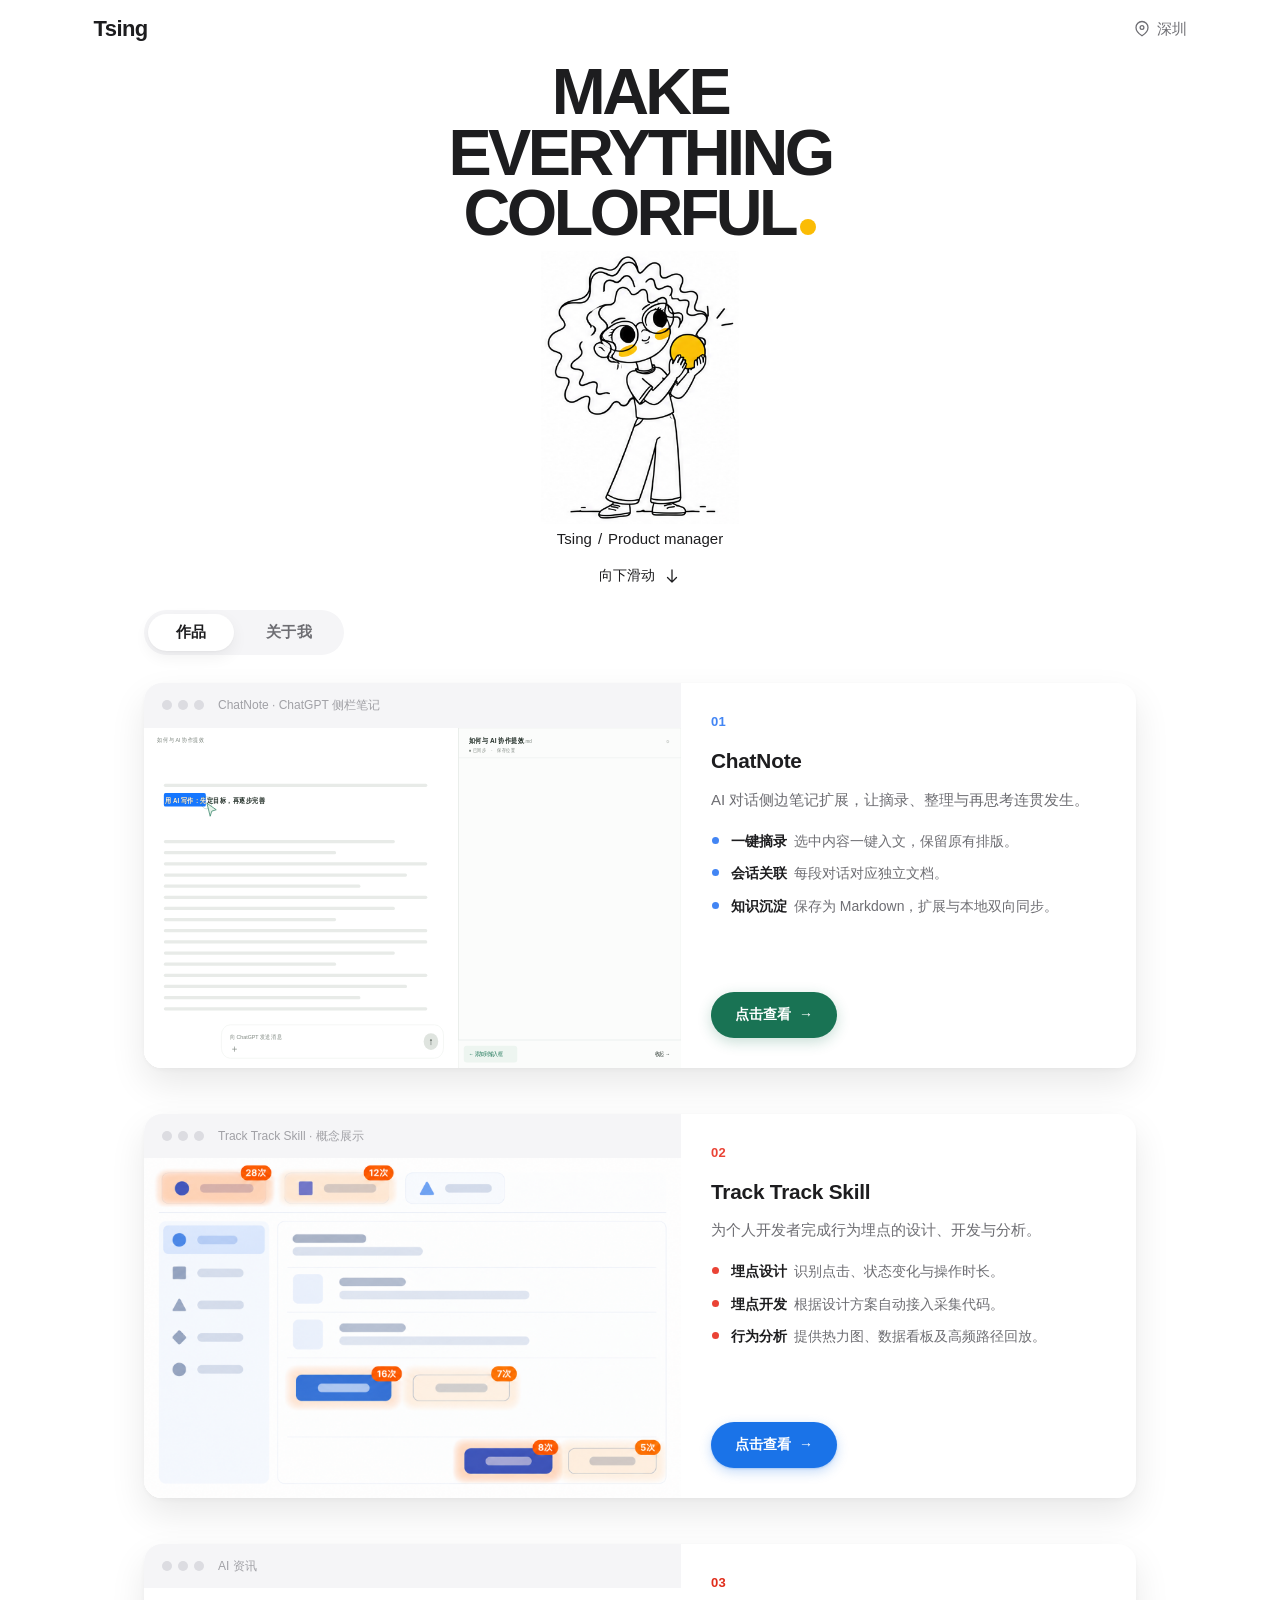
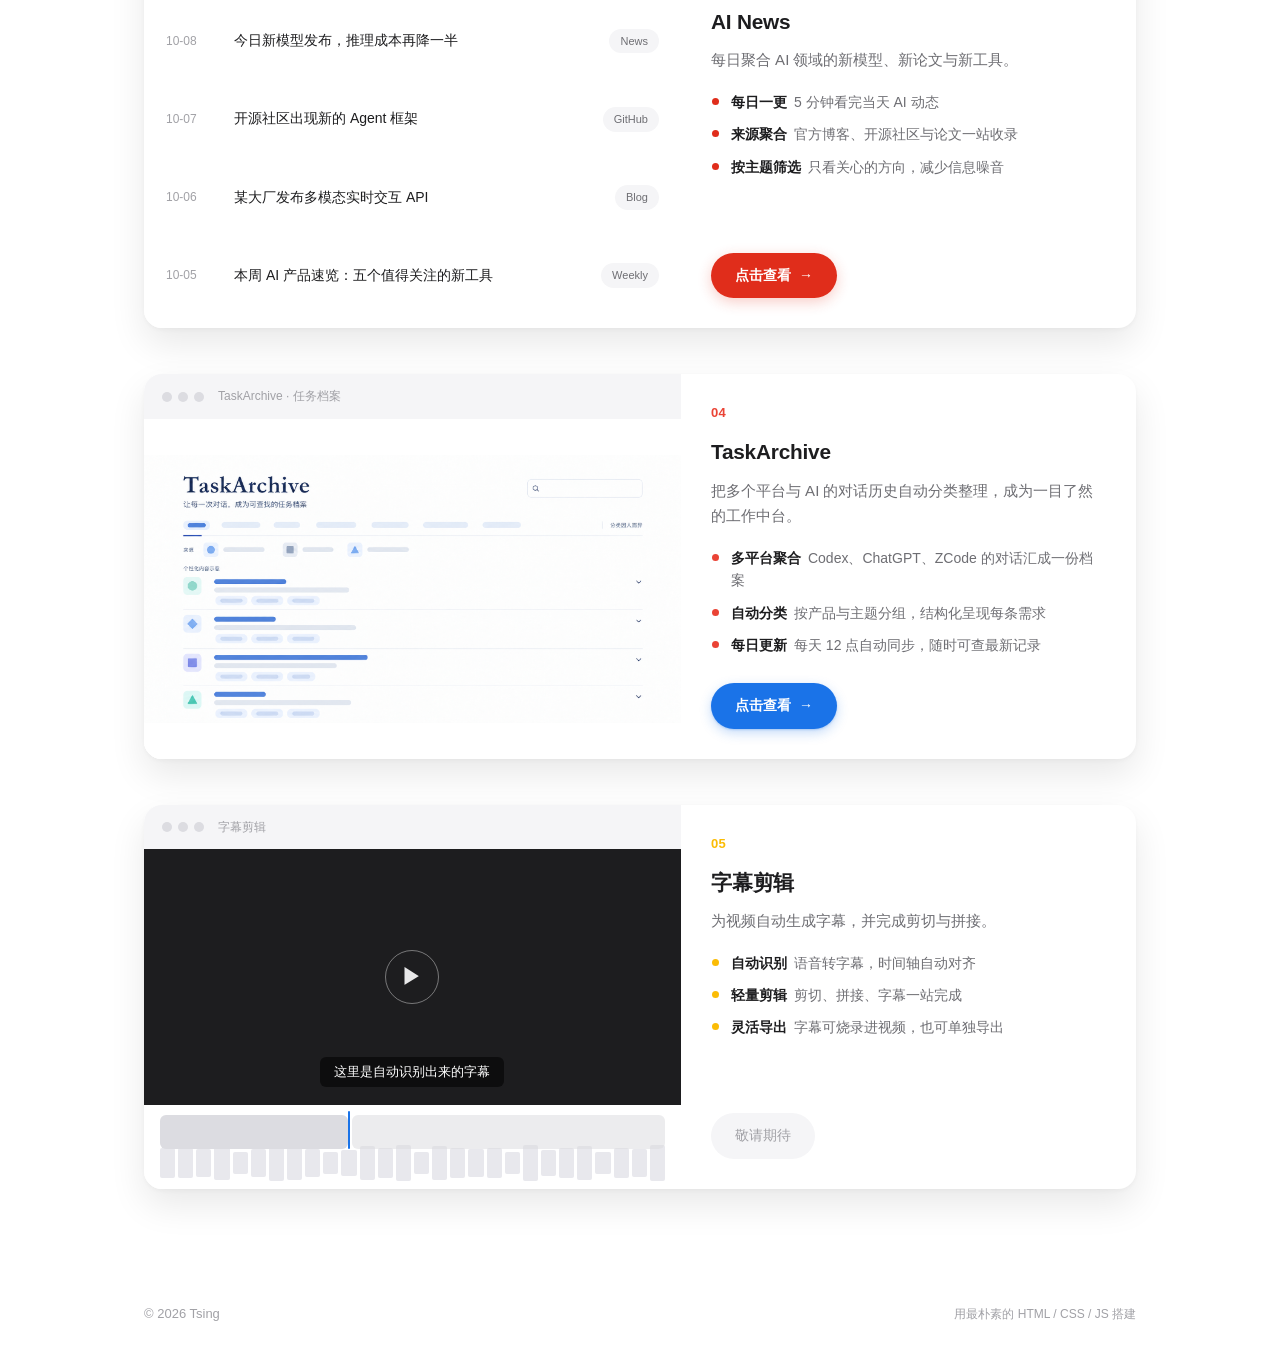
<file: index.html>
<!DOCTYPE html>
<html lang="zh-CN">
<head>
  <meta charset="UTF-8" />
  <meta name="viewport" content="width=device-width, initial-scale=1.0" />
  <!-- 【改】浏览器标签页标题 -->
  <title>Tsing · 个人网站</title>
  <meta name="description" content="我做的一些 Web 小工具，以及关于我。" />
  <link rel="icon" href="assets/favicon.svg" type="image/svg+xml" />
  <link rel="apple-touch-icon" href="assets/apple-touch-icon.png" />
  <meta property="og:title" content="Tsing · MAKE EVERYTHING COLORFUL." />
  <meta property="og:description" content="我做的一些 Web 小工具，以及关于我。" />
  <meta property="og:type" content="website" />
  <meta property="og:url" content="https://zhaoqingxia06.github.io/" />
  <meta property="og:image" content="https://zhaoqingxia06.github.io/assets/og-cover.png" />
  <meta name="twitter:card" content="summary_large_image" />
  <!-- 改过 css/js 后如果浏览器没刷新，把下面的 v=数字 加一 -->
  <link rel="stylesheet" href="css/style.css?v=36" />
</head>
<body>

  <main id="top">

    <!-- ========== Hero 大标语 ========== -->
    <section class="hero" aria-labelledby="heroTitle">
      <div class="hero-meta">
        <span class="hero-signature">Tsing</span>
        <span class="hero-location">
          <svg width="18" height="18" viewBox="0 0 24 24" fill="none" stroke="currentColor" stroke-width="1.7" stroke-linecap="round" stroke-linejoin="round" aria-hidden="true"><path d="M20 10c0 6-8 11-8 11S4 16 4 10a8 8 0 1 1 16 0Z"/><circle cx="12" cy="10" r="2.5"/></svg>
          <span>深圳</span>
        </span>
      </div>
      <div class="container hero-grid">
        <div class="hero-copy">
          <h1 class="hero-title" id="heroTitle"><span class="hero-line">MAKE</span> <span class="hero-line">EVERYTHING</span> <span class="hero-line">COLORFUL<span class="hero-period">.</span></span></h1>
        </div>
        <div class="hero-visual">
          <img class="hero-character" src="assets/hero-centered-source.png" width="1586" height="992"
               alt="Tsing 的卷发圆框眼镜人物，微微歪头，双手捧着黄色小球" fetchpriority="high" />
          <!-- Eye-only overlay shares the approved image's crop coordinates. -->
          <svg class="hero-blink" viewBox="620 400 330 455" aria-hidden="true" focusable="false">
            <defs>
              <clipPath id="hero-eye-left"><path d="M731 550C726 536 741 520 756 523C770 521 781 529 780 542C779 554 765 559 747 558Z"/></clipPath>
              <clipPath id="hero-eye-right"><path d="M795 526C787 514 798 498 811 495C824 490 833 499 833 512C834 525 824 532 809 532Z"/></clipPath>
            </defs>
            <g clip-path="url(#hero-eye-left)">
              <g class="hero-eyelid hero-eyelid-left">
                <path fill="#fff" d="M730 519H784V562H730Z"/>
                <path class="hero-closed-eye" d="M739 542Q756 552 775 535M741 544l-4 2M745 546l-3 3"/>
              </g>
            </g>
            <g clip-path="url(#hero-eye-right)">
              <g class="hero-eyelid hero-eyelid-right">
                <path fill="#fff" d="M785 488H838V536H785Z"/>
                <path class="hero-closed-eye" d="M797 517Q813 526 829 508M799 519l-3 3M803 521l-2 3"/>
              </g>
            </g>
          </svg>
        </div>
        <p class="hero-sub"><span class="hero-name">Tsing</span><span class="hero-slash" aria-hidden="true">/</span><span class="hero-role">Product manager</span></p>
        <p class="hero-scroll-hint"><span>向下滑动</span><svg width="18" height="18" viewBox="0 0 24 24" fill="none" stroke="currentColor" stroke-width="1.7" stroke-linecap="round" stroke-linejoin="round" aria-hidden="true"><path d="M12 4v16m-6-6 6 6 6-6"/></svg></p>
      </div>
    </section>

    <!-- ========== 作品 / 关于我 切换 ========== -->
    <div class="container">
      <div class="view-switch" role="tablist" aria-label="内容切换">
        <button class="switch-btn is-active" id="tabWorks" type="button" role="tab"
                aria-selected="true" aria-controls="tools" data-en="Projects">作品</button>
        <button class="switch-btn" id="tabAbout" type="button" role="tab"
                aria-selected="false" aria-controls="about" data-en="About">关于我</button>
      </div>
    </div>

    <!-- ========== 第一面板：作品 ========== -->
    <section class="section panel" id="tools" role="tabpanel" aria-labelledby="tabWorks">
      <div class="container">

        <!--
          ▼▼▼ 作品卡片模板说明 ▼▼▼
          每张卡片 = 一个 .work 区块，左右结构：
          左边 .window 是产品可视化（截图 / GIF / 视频），
          右边 .work-info 是序号 + 名称 + 一句话介绍 + 三个卖点 + 入口按钮。

          想换左边的可视化内容，把 .window 里换成（class 记得用 window-media）：
            产品截图或 GIF：<img class="window-media" src="assets/xxx.png" alt="产品截图" loading="lazy" />
            介绍视频：      <video class="window-media" src="assets/xxx.mp4" muted loop playsinline autoplay></video>

          想加新作品：复制一整个 <article class="work"> … </article>，
          改序号、名称、介绍、卖点、链接即可。还没有真实链接时，入口按钮用：
            <span class="work-cta is-soon">敬请期待</span>
        -->

        <!-- ── 作品 01：ChatNote（开源扩展，真实可装） ── -->
        <article class="work">
          <div class="window demo-chatnote">
            <div class="window-bar" aria-hidden="true"><i></i><i></i><i></i><span>ChatNote · ChatGPT 侧栏笔记</span></div>
            <div class="chatnote-media"><img src="assets/chatnote-card-demo.svg" width="1325" height="732" alt="ChatNote 动态演示：将 AI 对话中的内容摘录到侧边文档" loading="lazy" /></div>
          </div>
          <div class="work-info">
            <div class="work-no">01</div>
            <h3 class="work-name">ChatNote</h3>
            <p class="work-desc">AI 对话侧边笔记扩展，让摘录、整理与再思考连贯发生。</p>
            <ul class="work-points">
              <li><strong>一键摘录</strong>选中内容一键入文，保留原有排版。</li>
              <li><strong>会话关联</strong>每段对话对应独立文档。</li>
              <li><strong>知识沉淀</strong>保存为 Markdown，扩展与本地双向同步。</li>
            </ul>
            <a class="work-cta chatnote-cta" href="chatnote/index.html">点击查看<span class="arr" aria-hidden="true">→</span></a>
          </div>
        </article>

        <!-- ── 作品 02：Track Track Skill（概念展示） ── -->
        <article class="work work-behavior">
          <div class="window">
            <div class="window-bar"><i></i><i></i><i></i><span>Track Track Skill · 概念展示</span></div>
            <img class="window-media" src="assets/work-behavior-heatmap-v7.png" width="1576" height="998" alt="行为轨迹概念展示：通用产品界面的按钮点击热力图" loading="lazy" />
          </div>
          <div class="work-info">
            <div class="work-no">02</div>
            <h3 class="work-name">Track Track Skill</h3>
            <p class="work-desc">为个人开发者完成行为埋点的设计、开发与分析。</p>
            <ul class="work-points">
              <li><strong>埋点设计</strong>识别点击、状态变化与操作时长。</li>
              <li><strong>埋点开发</strong>根据设计方案自动接入采集代码。</li>
              <li><strong>行为分析</strong>提供热力图、数据看板及高频路径回放。</li>
            </ul>
            <a class="work-cta" href="https://zhaoqingxia06.github.io/TrackTrack/" target="_blank" rel="noopener">点击查看<span class="arr" aria-hidden="true">→</span></a>
          </div>
        </article>

        <!-- ── 作品 03：AI 资讯 ── -->
        <article class="work work-news">
          <div class="window demo-news" aria-hidden="true">
            <div class="window-bar"><i></i><i></i><i></i><span>AI 资讯</span></div>
            <ul class="news-list">
              <li class="news-row"><span class="news-date">10-08</span><span class="news-title">今日新模型发布，推理成本再降一半</span><span class="news-src">News</span></li>
              <li class="news-row"><span class="news-date">10-07</span><span class="news-title">开源社区出现新的 Agent 框架</span><span class="news-src">GitHub</span></li>
              <li class="news-row"><span class="news-date">10-06</span><span class="news-title">某大厂发布多模态实时交互 API</span><span class="news-src">Blog</span></li>
              <li class="news-row"><span class="news-date">10-05</span><span class="news-title">本周 AI 产品速览：五个值得关注的新工具</span><span class="news-src">Weekly</span></li>
            </ul>
          </div>
          <div class="work-info">
            <div class="work-no">03</div>
            <h3 class="work-name">AI News</h3>
            <p class="work-desc">每日聚合 AI 领域的新模型、新论文与新工具。</p>
            <ul class="work-points">
              <li><strong>每日一更</strong>5 分钟看完当天 AI 动态</li>
              <li><strong>来源聚合</strong>官方博客、开源社区与论文一站收录</li>
              <li><strong>按主题筛选</strong>只看关心的方向，减少信息噪音</li>
            </ul>
            <a class="work-cta" href="https://zhaoqingxia06.github.io/AINews/" target="_blank" rel="noopener">点击查看<span class="arr" aria-hidden="true">→</span></a>
          </div>
        </article>

        <!-- ── 作品 04：TaskArchive（真实上线） ── -->
        <article class="work work-archive">
          <div class="window">
            <div class="window-bar"><i></i><i></i><i></i><span>TaskArchive · 任务档案</span></div>
            <img class="window-media" src="assets/work-archive-personalized.png" width="1774" height="887"
                 alt="TaskArchive 个性化任务档案界面示意图" loading="lazy" />
          </div>
          <div class="work-info">
            <div class="work-no">04</div>
            <h3 class="work-name">TaskArchive</h3>
            <p class="work-desc">把多个平台与 AI 的对话历史自动分类整理，成为一目了然的工作中台。</p>
            <ul class="work-points">
              <li><strong>多平台聚合</strong>Codex、ChatGPT、ZCode 的对话汇成一份档案</li>
              <li><strong>自动分类</strong>按产品与主题分组，结构化呈现每条需求</li>
              <li><strong>每日更新</strong>每天 12 点自动同步，随时可查最新记录</li>
            </ul>
            <a class="work-cta" href="https://zhaoqingxia06.github.io/TaskArchive/" target="_blank" rel="noopener">点击查看<span class="arr" aria-hidden="true">→</span></a>
          </div>
        </article>

        <!-- ── 作品 05：字幕剪辑 ── -->
        <article class="work work-video">
          <div class="window demo-video" aria-hidden="true">
            <div class="window-bar"><i></i><i></i><i></i><span>字幕剪辑</span></div>
            <div class="video-frame">
              <span class="play-btn" aria-hidden="true">▶</span>
              <div class="video-sub">这里是自动识别出来的字幕</div>
            </div>
            <div class="video-timeline">
              <div class="clip c1"></div>
              <div class="clip c2"></div>
              <div class="playhead"></div>
            </div>
            <div class="wave" aria-hidden="true">
              <i></i><i></i><i></i><i></i><i></i><i></i><i></i><i></i><i></i><i></i><i></i><i></i><i></i><i></i><i></i><i></i><i></i><i></i><i></i><i></i><i></i><i></i><i></i><i></i><i></i><i></i><i></i><i></i>
            </div>
          </div>
          <div class="work-info">
            <div class="work-no">05</div>
            <h3 class="work-name">字幕剪辑</h3>
            <p class="work-desc">为视频自动生成字幕，并完成剪切与拼接。</p>
            <ul class="work-points">
              <li><strong>自动识别</strong>语音转字幕，时间轴自动对齐</li>
              <li><strong>轻量剪辑</strong>剪切、拼接、字幕一站完成</li>
              <li><strong>灵活导出</strong>字幕可烧录进视频，也可单独导出</li>
            </ul>
            <span class="work-cta is-soon">敬请期待</span>
          </div>
        </article>
      </div>
    </section>

    <!-- ========== 第二面板：关于我 ========== -->
    <section class="section panel" id="about" role="tabpanel" aria-labelledby="tabAbout" hidden>
      <div class="container">

        <!-- 首行：角色；第二行：位置 + 联系方式（带图标） -->
        <div class="about-head">
          <p class="about-role">产品经理 <span>/ Product Manager</span></p>
          <div class="about-head-meta">
            <span class="about-meta-item">
              <svg width="16" height="16" viewBox="0 0 24 24" fill="none" stroke="currentColor" stroke-width="1.7" stroke-linecap="round" stroke-linejoin="round" aria-hidden="true"><path d="M20 10c0 6-8 11-8 11S4 16 4 10a8 8 0 1 1 16 0Z"/><circle cx="12" cy="10" r="2.5"/></svg>
              <span>深圳</span>
            </span>
            <a class="about-meta-item" href="mailto:2484576711@qq.com">
              <svg width="16" height="16" viewBox="0 0 24 24" fill="none" stroke="currentColor" stroke-width="1.7" stroke-linecap="round" stroke-linejoin="round" aria-hidden="true"><rect x="3" y="5" width="18" height="14" rx="2"/><path d="m3 7 9 6 9-6"/></svg>
              <span>2484576711@qq.com</span>
            </a>
            <a class="about-meta-item" href="https://github.com/zhaoqingxia06" target="_blank" rel="noopener">
              <svg width="15" height="15" viewBox="0 0 16 16" fill="currentColor" aria-hidden="true"><path d="M8 0c4.42 0 8 3.58 8 8a8 8 0 0 1-5.47 7.59c-.4.07-.55-.17-.55-.38 0-.19.01-.82.01-1.49-2.01.37-2.53-.49-2.69-.94-.09-.23-.48-.94-.82-1.13-.28-.15-.68-.52-.01-.53.63-.01 1.08.58 1.23.82.72 1.21 1.87.87 2.33.66.07-.52.28-.87.51-1.07-1.78-.2-3.64-.89-3.64-3.95 0-.87.31-1.59.82-2.15-.08-.2-.36-1.02.08-2.12 0 0 .67-.21 2.2.82a7.42 7.42 0 0 1 2-.27c.68 0 1.36.09 2 .27 1.53-1.04 2.2-.82 2.2-.82.44 1.1.16 1.92.08 2.12.51.56.82 1.27.82 2.15 0 3.07-1.87 3.75-3.65 3.95.29.25.54.73.54 1.48 0 1.07-.01 1.93-.01 2.2 0 .21.15.46.55.38A8 8 0 0 0 16 8c0-4.42-3.58-8-8-8Z"/></svg>
              <span>GitHub</span>
            </a>
          </div>
        </div>

        <section class="about-intro" aria-labelledby="aboutIntroTitle">
          <p class="about-greeting" id="aboutIntroTitle">大家好，我是 Tsing，ISTJ。</p>
          <p class="about-intro-text">严谨是底色：习惯把事情一件件做对、做完整，也正在学着让自己松一点。</p>
        </section>

        <h3 class="exp-title">工作经历 <span>/ EXPERIENCE</span></h3>
        <div class="exp-list">

        <!-- ▼▼▼ 经历卡片：想加一段经历，复制一个 <div class="exp-item"> … </div> ▼▼▼ -->
        <div class="exp-item">
          <span class="exp-time">2025 – 至今</span>
          <div class="exp-main">
            <p class="exp-role">vivo · OS 产品经理</p>
            <p class="exp-desc">负责语音与多模态 AI 产品，围绕语音转文字、环境音识别与手语翻译，持续推进 AI 技术的应用实践与产品落地。</p>
            <a class="exp-link exp-project-link" href="projects/vivo.html" aria-label="查看 vivo 项目">查看项目 <span aria-hidden="true">→</span></a>
          </div>
        </div>

        <div class="exp-item">
          <span class="exp-time">2023 – 2025</span>
          <div class="exp-main">
            <p class="exp-role">九号公司 · 整车产品经理</p>
            <p class="exp-desc">负责城市通勤 eBike 的硬件产品商业化，贯通需求洞察、方案定义、生产交付、门店销售与售后服务全链路。</p>
            <a class="exp-link exp-project-link" href="projects/ninebot.html" aria-label="查看九号公司项目">查看项目 <span aria-hidden="true">→</span></a>
          </div>
        </div>

        </div>

        <h3 class="exp-title">学习经历 <span>/ EDUCATION</span></h3>
        <div class="exp-list">
          <div class="exp-item">
            <span class="exp-time">硕士</span>
            <div class="exp-main">
              <p class="exp-role">东华大学 · 工业设计</p>
              <a class="exp-link exp-project-link" href="projects/design.html" aria-label="查看本科及研究生阶段的设计作品">查看设计作品 <span aria-hidden="true">→</span></a>
            </div>
          </div>

        </div>
      </div>
    </section>

    <!--
      ========== 预留：文章区块（暂时注释掉，想启用就去掉注释） ==========
    <section class="section" id="writing">
      <div class="container">
        <div class="section-head">
          <h2 class="section-title">文章</h2>
        </div>
        <a class="post-row" href="#">
          <span class="post-date">2026.10.08</span>
          <span class="post-title">文章标题放在这里</span>
        </a>
      </div>
    </section>
    -->

  </main>

  <footer class="site-footer">
    <div class="container footer-inner">
      <p>© <span id="year">2026</span> Tsing</p>
      <p class="footer-note">用最朴素的 HTML / CSS / JS 搭建</p>
    </div>
  </footer>

  <script src="js/main.js?v=4"></script>
</body>
</html>
</file>
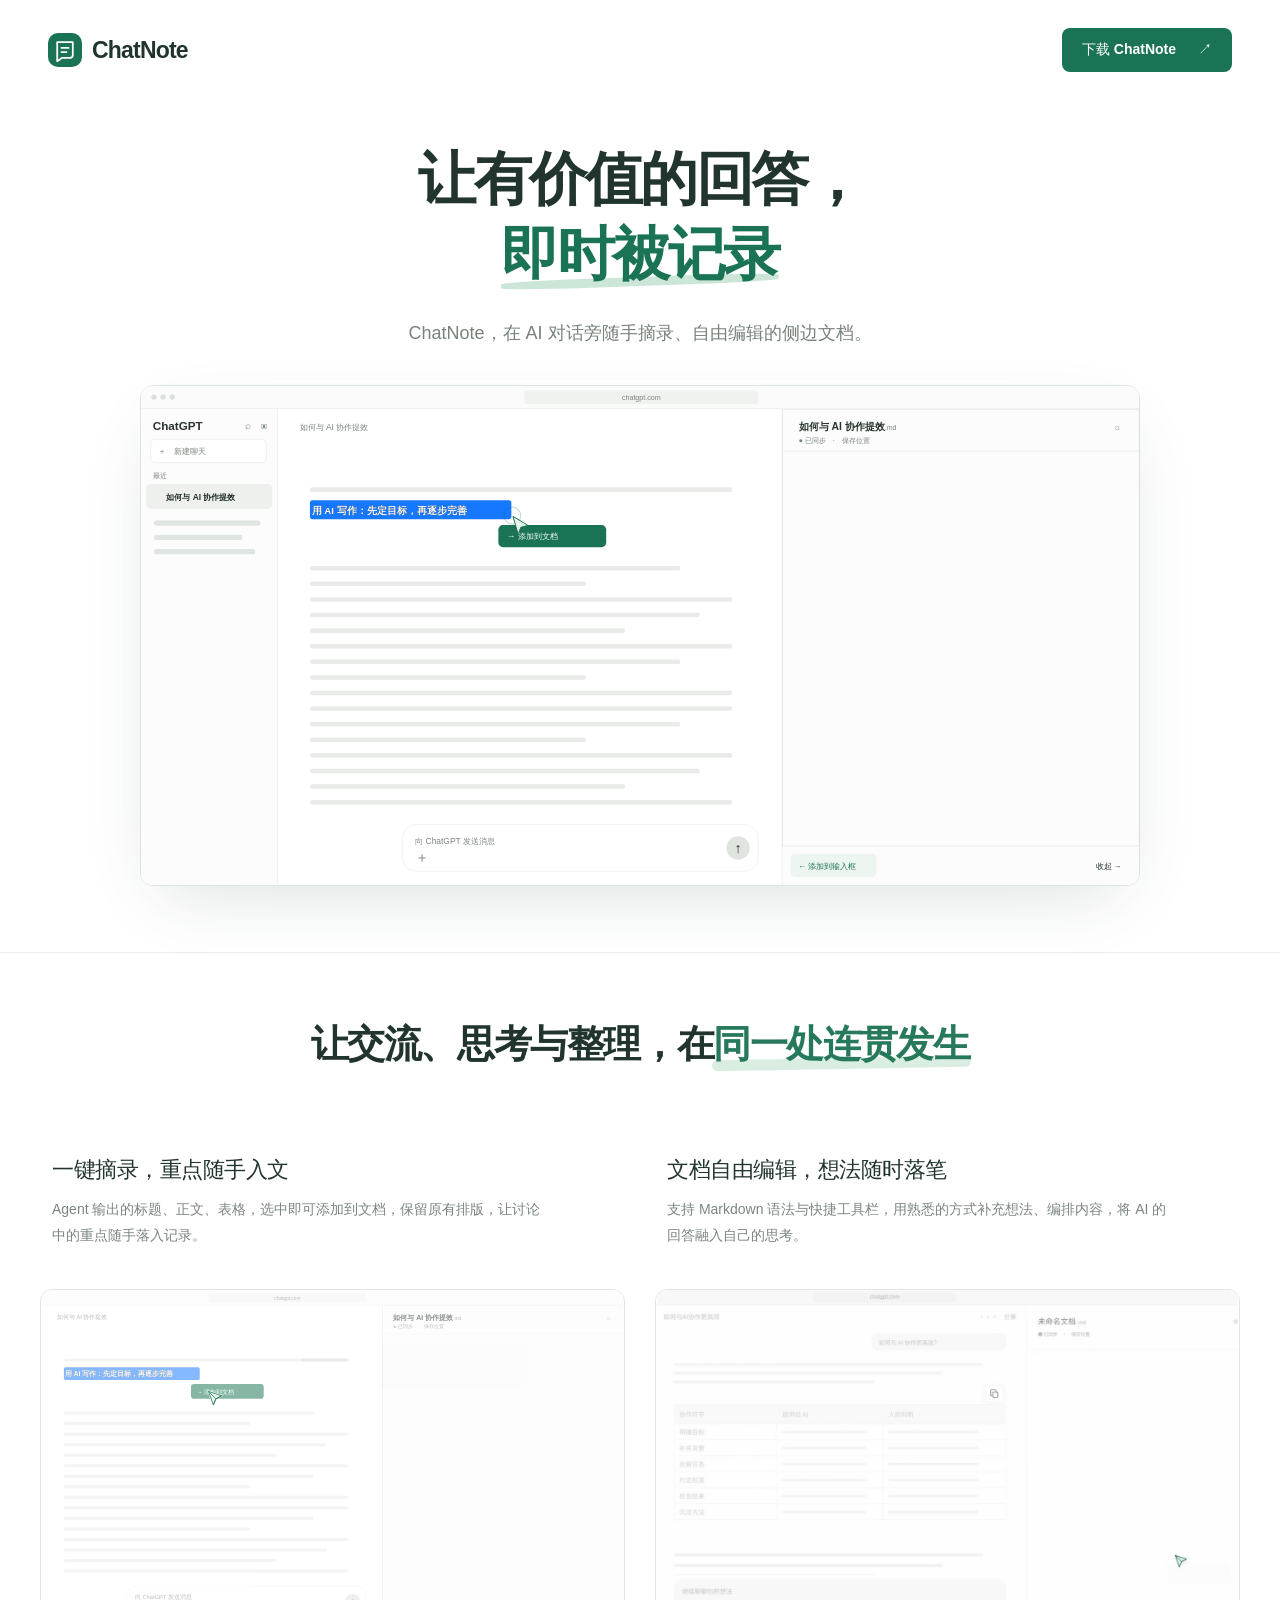
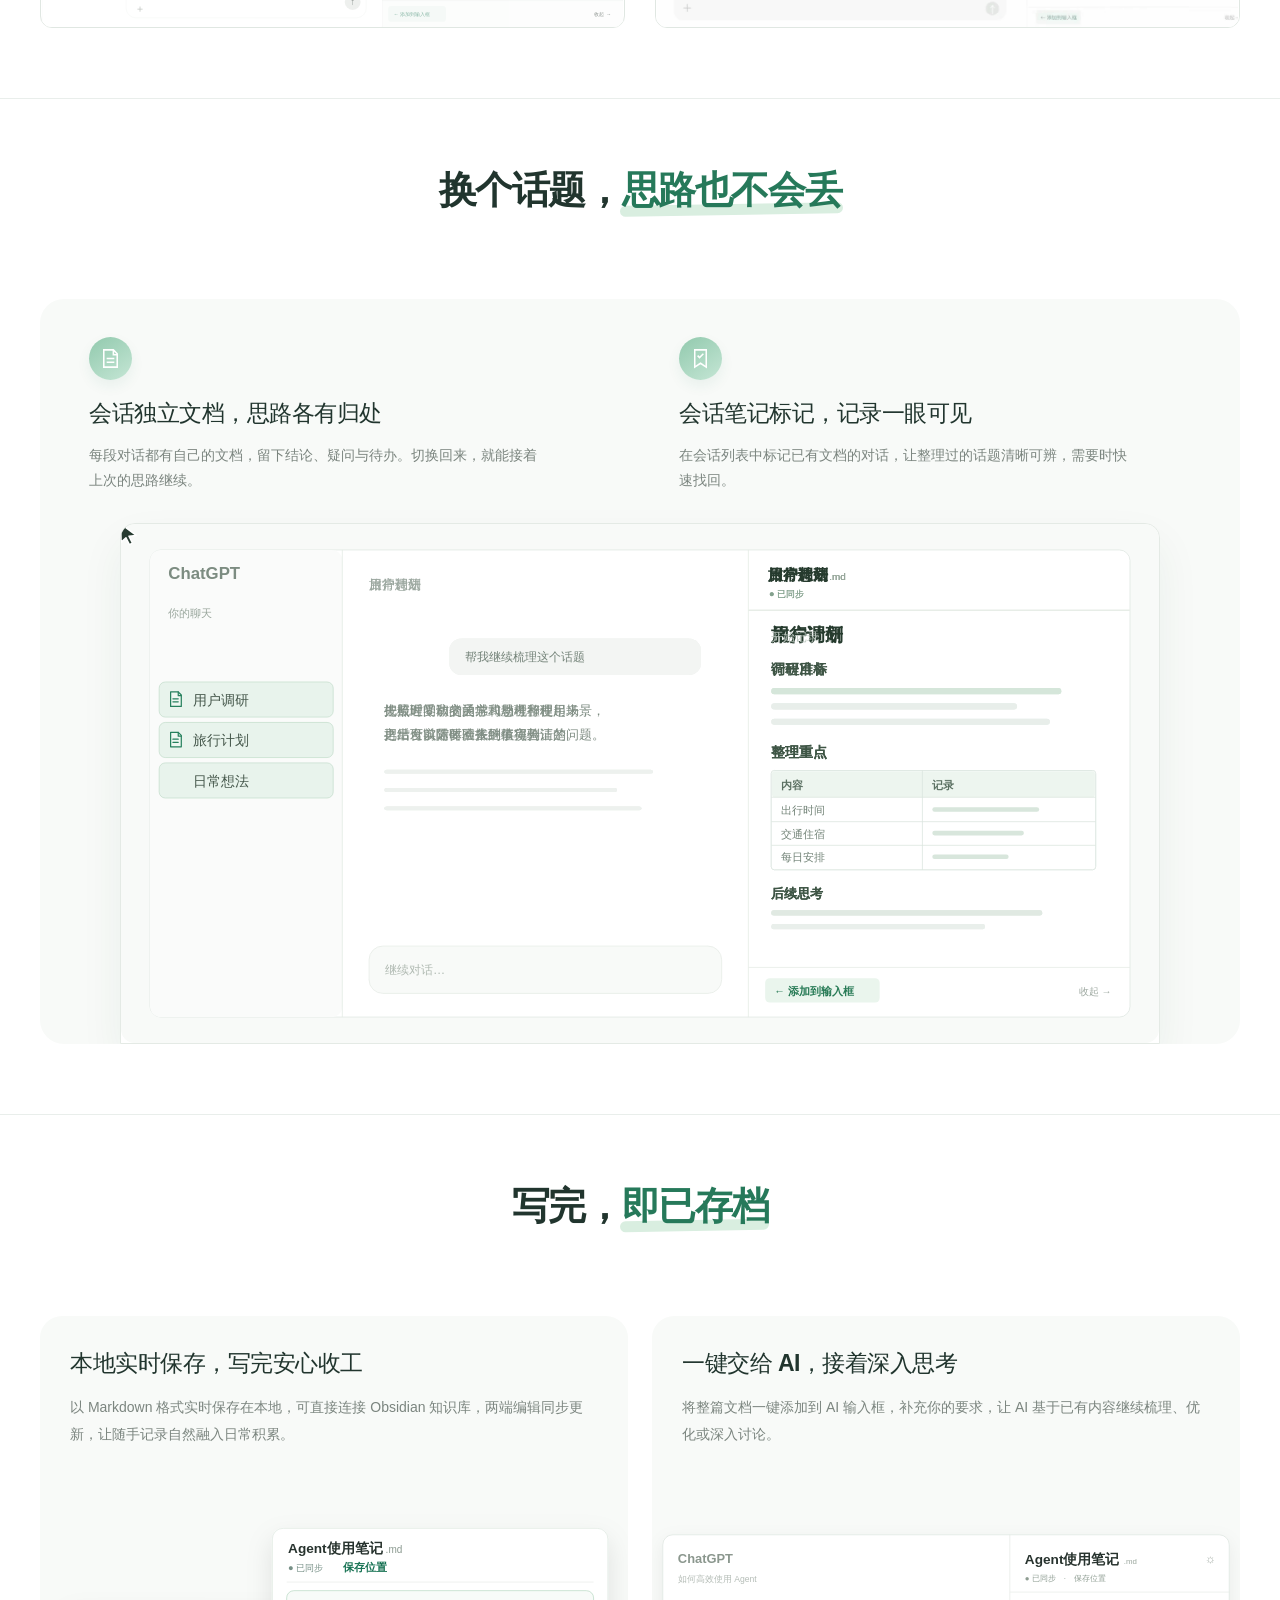
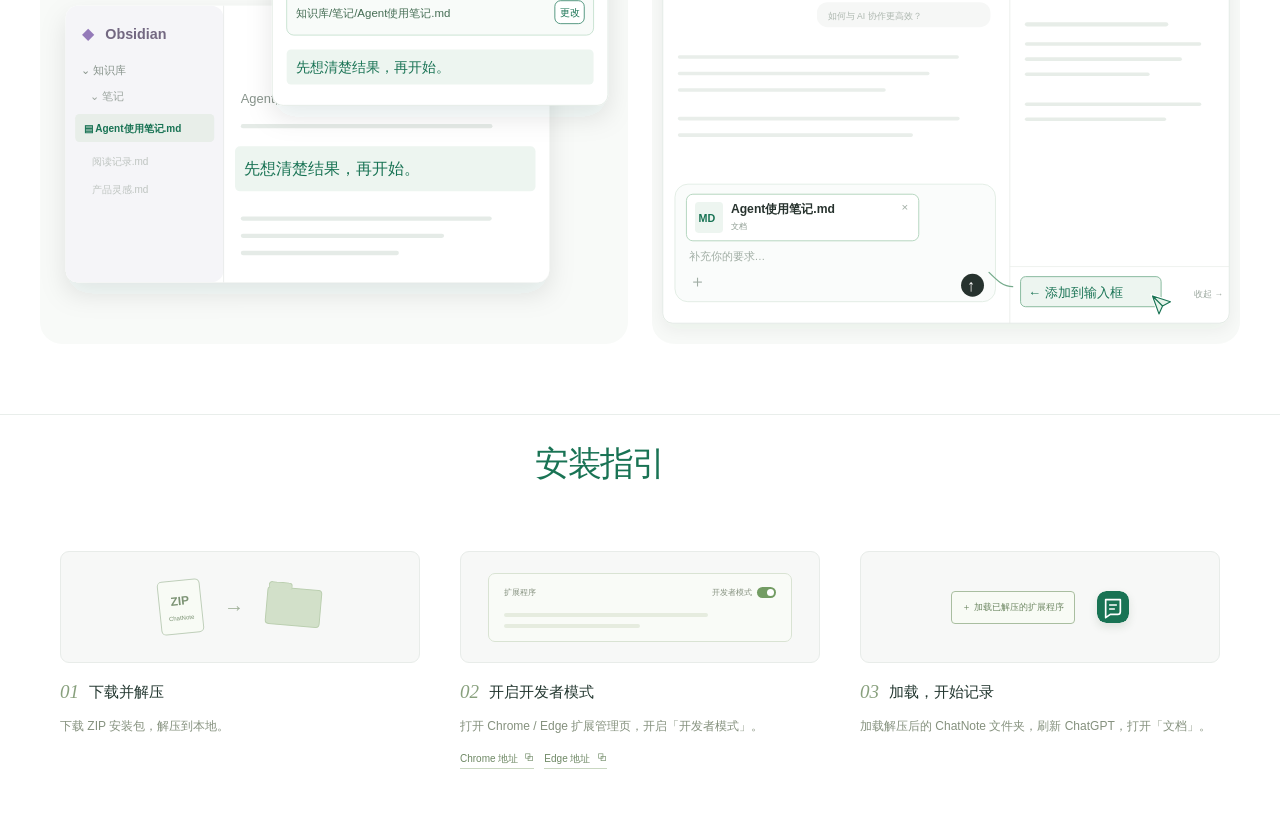
<file: chatnote/index.html>
<!doctype html>
<html lang="zh-CN">
<head><meta charset="UTF-8"><meta name="viewport" content="width=device-width,initial-scale=1"><title>ChatNote — 让有价值的回答，即时被记录</title><meta name="description" content="ChatNote 是 ChatGPT 的侧边笔记扩展。选中摘录、保留格式、直接编辑，与本地 Markdown 双向同步，再把笔记交给 AI 继续处理。"><meta name="theme-color" content="#197354"><link rel="icon" type="image/svg+xml" href="icon.svg"><link rel="stylesheet" href="style.css?v=43"></head>
<body>
<header class="site-header"><a class="brand" href="#" aria-label="ChatNote 首页"><img src="icon.svg" width="34" height="34" alt=""><span>ChatNote</span></a><a class="button small" href="downloads/ChatNote-v0.28.2.zip" download>下载 ChatNote <span aria-hidden="true">↗</span></a></header>
<main><section class="hero wrap">

<h1>让有价值的回答，<br><span class="hero-accent">即时被记录</span></h1>
<p class="hero-desc">ChatNote，在 AI 对话旁随手摘录、自由编辑的侧边文档。</p>

<div class="hero-stage hero-gif"><picture><img src="hero-chatnote-v28.svg?v=28" width="1536" height="768" fetchpriority="high" alt="ChatNote 动态演示：在同一段写作提效对话中，浏览完整 AI 回复，依次添加标题、表格和能概括方法的关键句，形成连贯笔记。"></picture></div>

</section><section class="value-section" id="collaborate"><div class="wrap"><div class="value-heading"><span class="heading-icon" aria-hidden="true"><svg viewBox="0 0 24 24" fill="none" stroke="currentColor" stroke-width="1.5" stroke-linecap="round" stroke-linejoin="round"><rect x="3" y="4" width="16" height="12" rx="3"/><path d="m7 16-2 3v-3M7 8h8M7 11h5"/><path d="m17 13 4 4v-5"/></svg></span><h2>让交流、思考与整理，在<span class="heading-accent">同一处连贯发生</span></h2></div><div class="feature-grid"><article class="feature-item"><div class="feature-copy"><h3>一键摘录，重点随手入文</h3><p>Agent 输出的标题、正文、表格，选中即可添加到文档，保留原有排版，让讨论中的重点随手落入记录。</p></div><div class="feature-media"><img class="capture-feature-art" src="capture-feature-v5.svg?v=5" width="1536" height="768" alt="选中标题与正文，一键加入文档；整块添加表格并保留原排版。" loading="lazy"></div></article><article class="feature-item"><div class="feature-copy"><h3>文档自由编辑，想法随时落笔</h3><p>支持 Markdown 语法与快捷工具栏，用熟悉的方式补充想法、编排内容，将 AI 的回答融入自己的思考。</p></div><div class="feature-media"><div class="hero-stage hero-gif title-gif"><img src="chatnote-title-no-sidebar-v1.gif?v=1" width="1536" height="768" loading="lazy" alt="在 ChatNote 侧边文档中，打开编辑工具栏，选择一级标题并输入文档标题。"></div></div></article></div></div></section><section class="value-section" id="continuity"><div class="wrap"><div class="value-heading"><span class="heading-icon" aria-hidden="true"><svg viewBox="0 0 24 24" fill="none" stroke="currentColor" stroke-width="1.5" stroke-linecap="round" stroke-linejoin="round"><rect x="4" y="3" width="13" height="15" rx="2"/><path d="M8 7h6M8 10h6M8 13h4M8 21h10a2 2 0 0 0 2-2V8"/></svg></span><h2>换个话题，<span class="heading-accent">思路也不会丢</span></h2></div><div class="continuity-card"><div class="feature-grid"><article class="feature-item"><div class="feature-copy"><span class="claim-icon" aria-hidden="true"><svg width="23" height="23" viewBox="0 0 24 24" fill="none" stroke="currentColor" stroke-width="1.6"><path d="M5 3h10l4 4v14H5zM15 3v5h4M8 12h8M8 16h8"/></svg></span><h3>会话独立文档，思路各有归处</h3><p>每段对话都有自己的文档，留下结论、疑问与待办。切换回来，就能接着上次的思路继续。</p></div></article><article class="feature-item"><div class="feature-copy"><span class="claim-icon" aria-hidden="true"><svg width="23" height="23" viewBox="0 0 24 24" fill="none" stroke="currentColor" stroke-width="1.6"><path d="M6 3h12v18l-6-4-6 4z"/><path d="m9 9 2 2 4-4"/></svg></span><h3>会话笔记标记，记录一眼可见</h3><p>在会话列表中标记已有文档的对话，让整理过的话题清晰可辨，需要时快速找回。</p></div></article></div><div class="session-shared-media"><svg xmlns="http://www.w3.org/2000/svg" width="1360" height="680" viewBox="0 0 1360 680" role="img" aria-label="依次切换用户调研、旅行计划与日常想法会话，右侧显示对应文档，日常想法尚无记录"><style>text{font-family:Arial,"Microsoft YaHei",sans-serif}.cn-a,.cn-b,.cn-c,.sel-a,.sel-b,.sel-c,.cn-cursor{animation-duration:3s;animation-iteration-count:infinite}.cn-a,.sel-a{animation-name:cn-a}.cn-b,.sel-b{animation-name:cn-b}.cn-c,.sel-c{animation-name:cn-c}.cn-cursor{animation-name:cn-cursor}@keyframes cn-a{0%,29%{opacity:1}31%,94%{opacity:0}96%,100%{opacity:1}}@keyframes cn-b{0%,29%{opacity:0}31%,62%{opacity:1}64%,100%{opacity:0}}@keyframes cn-c{0%,62%{opacity:0}64%,94%{opacity:1}96%,100%{opacity:0}}@keyframes cn-cursor{0%,9%{transform:translate(200px,235px)}25%,33%{transform:translate(200px,288px)}58%,66%{transform:translate(200px,341px)}91%,100%{transform:translate(200px,235px)}}</style><rect x="0" y="0" width="1360" height="680" rx="18" fill="#f8faf8" stroke="none"/><rect x="38" y="34" width="1284" height="612" rx="14" fill="#fff" stroke="#dfe7e1"/><rect x="38" y="34" width="252" height="612" rx="14" fill="#fafbfa" stroke="none"/><path d="M290 34v612M822 34v612" stroke="#e4ebe5"/><text x="62" y="72" font-size="22" fill="#7c8c81" font-weight="600">ChatGPT</text><text x="62" y="122" font-size="14" fill="#99a69c" font-weight="400">你的聊天</text><g class="sel-a"><rect x="50" y="207" width="228" height="46" rx="8" fill="#e8f3ec" stroke="#c5dfce"/></g><g class="sel-b"><rect x="50" y="260" width="228" height="46" rx="8" fill="#e8f3ec" stroke="#c5dfce"/></g><g class="sel-c"><rect x="50" y="313" width="228" height="46" rx="8" fill="#e8f3ec" stroke="#c5dfce"/></g><g transform="translate(63,219)" fill="none" stroke="#26805d" stroke-width="1.6" stroke-linecap="round" stroke-linejoin="round"><path d="M2 1h10l4 4v15H2Z" fill="#eef7f1"/><path d="M12 1v5h4M5 10h7M5 14h7"/></g><text x="94" y="237" font-size="18" fill="#45574b" font-weight="500">用户调研</text><g transform="translate(63,272)" fill="none" stroke="#26805d" stroke-width="1.6" stroke-linecap="round" stroke-linejoin="round"><path d="M2 1h10l4 4v15H2Z" fill="#eef7f1"/><path d="M12 1v5h4M5 10h7M5 14h7"/></g><text x="94" y="290" font-size="18" fill="#45574b" font-weight="500">旅行计划</text><text x="94" y="343" font-size="18" fill="#45574b" font-weight="500">日常想法</text><g class="cn-a"><text x="325" y="85" font-size="17" fill="#9ba79f" font-weight="500">用户调研</text><rect x="430" y="150" width="330" height="48" rx="16" fill="#f3f5f3" stroke="none"/><text x="451" y="180" font-size="16" fill="#75847a" font-weight="400">帮我继续梳理这个话题</text><text x="345" y="250" font-size="17" fill="#7f8d83" font-weight="400">先梳理受访者的学习动机和使用场景，</text><text x="345" y="282" font-size="17" fill="#7f8d83" font-weight="400">再结合实际体验找到值得验证的问题。</text><rect x="345" y="322" width="352" height="5" rx="3" fill="#edf1ee" stroke="none"/><rect x="345" y="346" width="305" height="5" rx="3" fill="#edf1ee" stroke="none"/><rect x="345" y="370" width="337" height="5" rx="3" fill="#edf1ee" stroke="none"/></g><g class="cn-b"><text x="325" y="85" font-size="17" fill="#9ba79f" font-weight="500">旅行计划</text><rect x="430" y="150" width="330" height="48" rx="16" fill="#f3f5f3" stroke="none"/><text x="451" y="180" font-size="16" fill="#75847a" font-weight="400">帮我继续梳理这个话题</text><text x="345" y="250" font-size="17" fill="#7f8d83" font-weight="400">按照时间和交通方式整理行程，</text><text x="345" y="282" font-size="17" fill="#7f8d83" font-weight="400">把出发前需要准备的事项列清楚。</text><rect x="345" y="322" width="352" height="5" rx="3" fill="#edf1ee" stroke="none"/><rect x="345" y="346" width="305" height="5" rx="3" fill="#edf1ee" stroke="none"/><rect x="345" y="370" width="337" height="5" rx="3" fill="#edf1ee" stroke="none"/></g><g class="cn-c"><text x="325" y="85" font-size="17" fill="#9ba79f" font-weight="500">日常想法</text><rect x="430" y="150" width="330" height="48" rx="16" fill="#f3f5f3" stroke="none"/><text x="451" y="180" font-size="16" fill="#75847a" font-weight="400">帮我继续梳理这个话题</text><text x="345" y="250" font-size="17" fill="#7f8d83" font-weight="400">把最近零散的灵感和思考整理起来，</text><text x="345" y="282" font-size="17" fill="#7f8d83" font-weight="400">之后可以随时回来继续完善。</text><rect x="345" y="322" width="352" height="5" rx="3" fill="#edf1ee" stroke="none"/><rect x="345" y="346" width="305" height="5" rx="3" fill="#edf1ee" stroke="none"/><rect x="345" y="370" width="337" height="5" rx="3" fill="#edf1ee" stroke="none"/></g><rect x="325" y="553" width="462" height="62" rx="18" fill="#f8faf8" stroke="#e6ebe7"/><text x="346" y="590" font-size="16" fill="#b0bab2" font-weight="400">继续对话…</text><g class="cn-a"><text x="848" y="73" font-size="20" fill="#263b2e" font-weight="600">用户调研</text><text x="928" y="73" font-size="13" fill="#98a89c" font-weight="400">.md</text><text x="849" y="96" font-size="12" fill="#83a18d" font-weight="400">● 已同步</text><path d="M822 113h500" stroke="#e6ece7"/><text x="852" y="153" font-size="24" fill="#263b2e" font-weight="600">用户调研</text><text x="852" y="197" font-size="18" fill="#3e5545" font-weight="600">调研目标</text><rect x="852" y="215" width="380" height="8" rx="4" fill="#d5e6da" stroke="none"/><rect x="852" y="235" width="322" height="8" rx="4" fill="#e8eeea" stroke="none"/><rect x="852" y="255" width="365" height="8" rx="4" fill="#e8eeea" stroke="none"/><text x="852" y="305" font-size="18" fill="#3e5545" font-weight="600">整理重点</text><rect x="852" y="323" width="425" height="130" rx="4" fill="#fff" stroke="#dbe5de"/><rect x="853" y="324" width="423" height="34" rx="3" fill="#edf5ef" stroke="none"/><path d="M1050 323v130M852 358h425M852 390h425M852 421h425" stroke="#dbe5de"/><text x="865" y="347" font-size="14" fill="#5c7163" font-weight="600">内容</text><text x="1063" y="347" font-size="14" fill="#5c7163" font-weight="600">记录</text><text x="865" y="380" font-size="14" fill="#718276" font-weight="400">学习动机</text><rect x="1063" y="371" width="140" height="6" rx="3" fill="#d8e6dc" stroke="none"/><text x="865" y="411" font-size="14" fill="#718276" font-weight="400">使用场景</text><rect x="1063" y="402" width="120" height="6" rx="3" fill="#d8e6dc" stroke="none"/><text x="865" y="442" font-size="14" fill="#718276" font-weight="400">待验证问题</text><rect x="1063" y="433" width="100" height="6" rx="3" fill="#d8e6dc" stroke="none"/><text x="852" y="490" font-size="17" fill="#3e5545" font-weight="600">后续思考</text><rect x="852" y="506" width="355" height="7" rx="3" fill="#e0e9e2" stroke="none"/><rect x="852" y="524" width="280" height="7" rx="3" fill="#e9efeb" stroke="none"/></g><g class="cn-b"><text x="848" y="73" font-size="20" fill="#263b2e" font-weight="600">旅行计划</text><text x="928" y="73" font-size="13" fill="#98a89c" font-weight="400">.md</text><text x="849" y="96" font-size="12" fill="#83a18d" font-weight="400">● 已同步</text><path d="M822 113h500" stroke="#e6ece7"/><text x="852" y="153" font-size="24" fill="#263b2e" font-weight="600">旅行计划</text><text x="852" y="197" font-size="18" fill="#3e5545" font-weight="600">行程准备</text><rect x="852" y="215" width="380" height="8" rx="4" fill="#d5e6da" stroke="none"/><rect x="852" y="235" width="322" height="8" rx="4" fill="#e8eeea" stroke="none"/><rect x="852" y="255" width="365" height="8" rx="4" fill="#e8eeea" stroke="none"/><text x="852" y="305" font-size="18" fill="#3e5545" font-weight="600">整理重点</text><rect x="852" y="323" width="425" height="130" rx="4" fill="#fff" stroke="#dbe5de"/><rect x="853" y="324" width="423" height="34" rx="3" fill="#edf5ef" stroke="none"/><path d="M1050 323v130M852 358h425M852 390h425M852 421h425" stroke="#dbe5de"/><text x="865" y="347" font-size="14" fill="#5c7163" font-weight="600">内容</text><text x="1063" y="347" font-size="14" fill="#5c7163" font-weight="600">记录</text><text x="865" y="380" font-size="14" fill="#718276" font-weight="400">出行时间</text><rect x="1063" y="371" width="140" height="6" rx="3" fill="#d8e6dc" stroke="none"/><text x="865" y="411" font-size="14" fill="#718276" font-weight="400">交通住宿</text><rect x="1063" y="402" width="120" height="6" rx="3" fill="#d8e6dc" stroke="none"/><text x="865" y="442" font-size="14" fill="#718276" font-weight="400">每日安排</text><rect x="1063" y="433" width="100" height="6" rx="3" fill="#d8e6dc" stroke="none"/><text x="852" y="490" font-size="17" fill="#3e5545" font-weight="600">后续思考</text><rect x="852" y="506" width="355" height="7" rx="3" fill="#e0e9e2" stroke="none"/><rect x="852" y="524" width="280" height="7" rx="3" fill="#e9efeb" stroke="none"/></g><g class="cn-c"><text x="848" y="73" font-size="20" fill="#263b2e" font-weight="600">日常想法</text><text x="928" y="73" font-size="13" fill="#98a89c" font-weight="400">.md</text><path d="M822 113h500" stroke="#e6ece7"/><text x="852" y="153" font-size="16" fill="#bcc7bf" font-weight="400">开始记录…</text></g><path d="M822 581h500" stroke="#e6ece7"/><rect x="844" y="595" width="150" height="32" rx="6" fill="#eaf5ed" stroke="none"/><text x="856" y="617" font-size="14" fill="#277a55" font-weight="600">← 添加到输入框</text><text x="1255" y="617" font-size="13" fill="#9ea9a1" font-weight="400">收起 →</text><g class="cn-cursor"><path d="M0 0L0 24L6.5 18L11 27L15 25L10.5 16L20 15Z" fill="#263b30" stroke="#fff" stroke-width="2" stroke-linejoin="round"/></g></svg></div></div></div></section><section class="value-section" id="archive"><div class="wrap"><div class="value-heading"><span class="heading-icon" aria-hidden="true"><svg viewBox="0 0 24 24" fill="none" stroke="currentColor" stroke-width="1.5" stroke-linecap="round" stroke-linejoin="round"><path d="M3 7a2 2 0 0 1 2-2h5l2 2h7a2 2 0 0 1 2 2v9a2 2 0 0 1-2 2H5a2 2 0 0 1-2-2z"/><path d="m9 14 2 2 4-4"/></svg></span><h2>写完，<span class="heading-accent">即已存档</span></h2></div><div class="feature-grid"><article class="feature-item"><div class="feature-copy"><h3>本地实时保存，写完安心收工</h3><p>以 Markdown 格式实时保存在本地，可直接连接 Obsidian 知识库，两端编辑同步更新，让随手记录自然融入日常积累。</p></div><div class="closeup-art"><img src="feature-save-obsidian-v4.svg?v=4" width="820" height="600" loading="lazy" alt="侧边文档显示本地 Markdown 保存位置，与 Obsidian 知识库中的同名文件实时同步。"></div></article><article class="feature-item"><div class="feature-copy"><h3>一键交给 AI，接着深入思考</h3><p>将整篇文档一键添加到 AI 输入框，补充你的要求，让 AI 基于已有内容继续梳理、优化或深入讨论。</p></div><div class="closeup-art"><img src="feature-ai-context-v3.svg?v=3" width="820" height="600" loading="lazy" alt="侧边文档的添加到输入框按钮，与 AI 输入框中的同名文档附件。"></div></article></div></div></section><section class="install-section" id="install"><h2 class="install-heading">安装指引</h2><div class="wrap"><div class="install-steps"><article><div class="step-illustration step-file"><span class="zip-visual">ZIP<small>ChatNote</small></span><span class="step-arrow">→</span><span class="folder-visual"></span></div><div class="step-title"><span>01</span><h3>下载并解压</h3></div><p>下载 ZIP 安装包，解压到本地。</p></article><article><div class="step-illustration step-browser"><div class="mini-settings"><span>扩展程序</span><span>开发者模式 <i></i></span><div class="settings-line"></div><div class="settings-line short"></div></div></div><div class="step-title"><span>02</span><h3>开启开发者模式</h3></div><p>打开 Chrome / Edge 扩展管理页，开启「开发者模式」。</p><div class="copy-links"><button data-copy="chrome://extensions/">Chrome 地址 <span>⧉</span></button><button data-copy="edge://extensions/">Edge 地址 <span>⧉</span></button></div></article><article><div class="step-illustration"><div class="load-extension">＋ 加载已解压的扩展程序</div><img class="step-check-icon" src="icon.svg" width="32" height="32" alt=""></div><div class="step-title"><span>03</span><h3>加载，开始记录</h3></div><p>加载解压后的 ChatNote 文件夹，刷新 ChatGPT，打开「文档」。</p></article></div></div></section></main>
<div class="toast" role="status" aria-live="polite"></div><script src="app.js"></script>
</body></html>
</file>
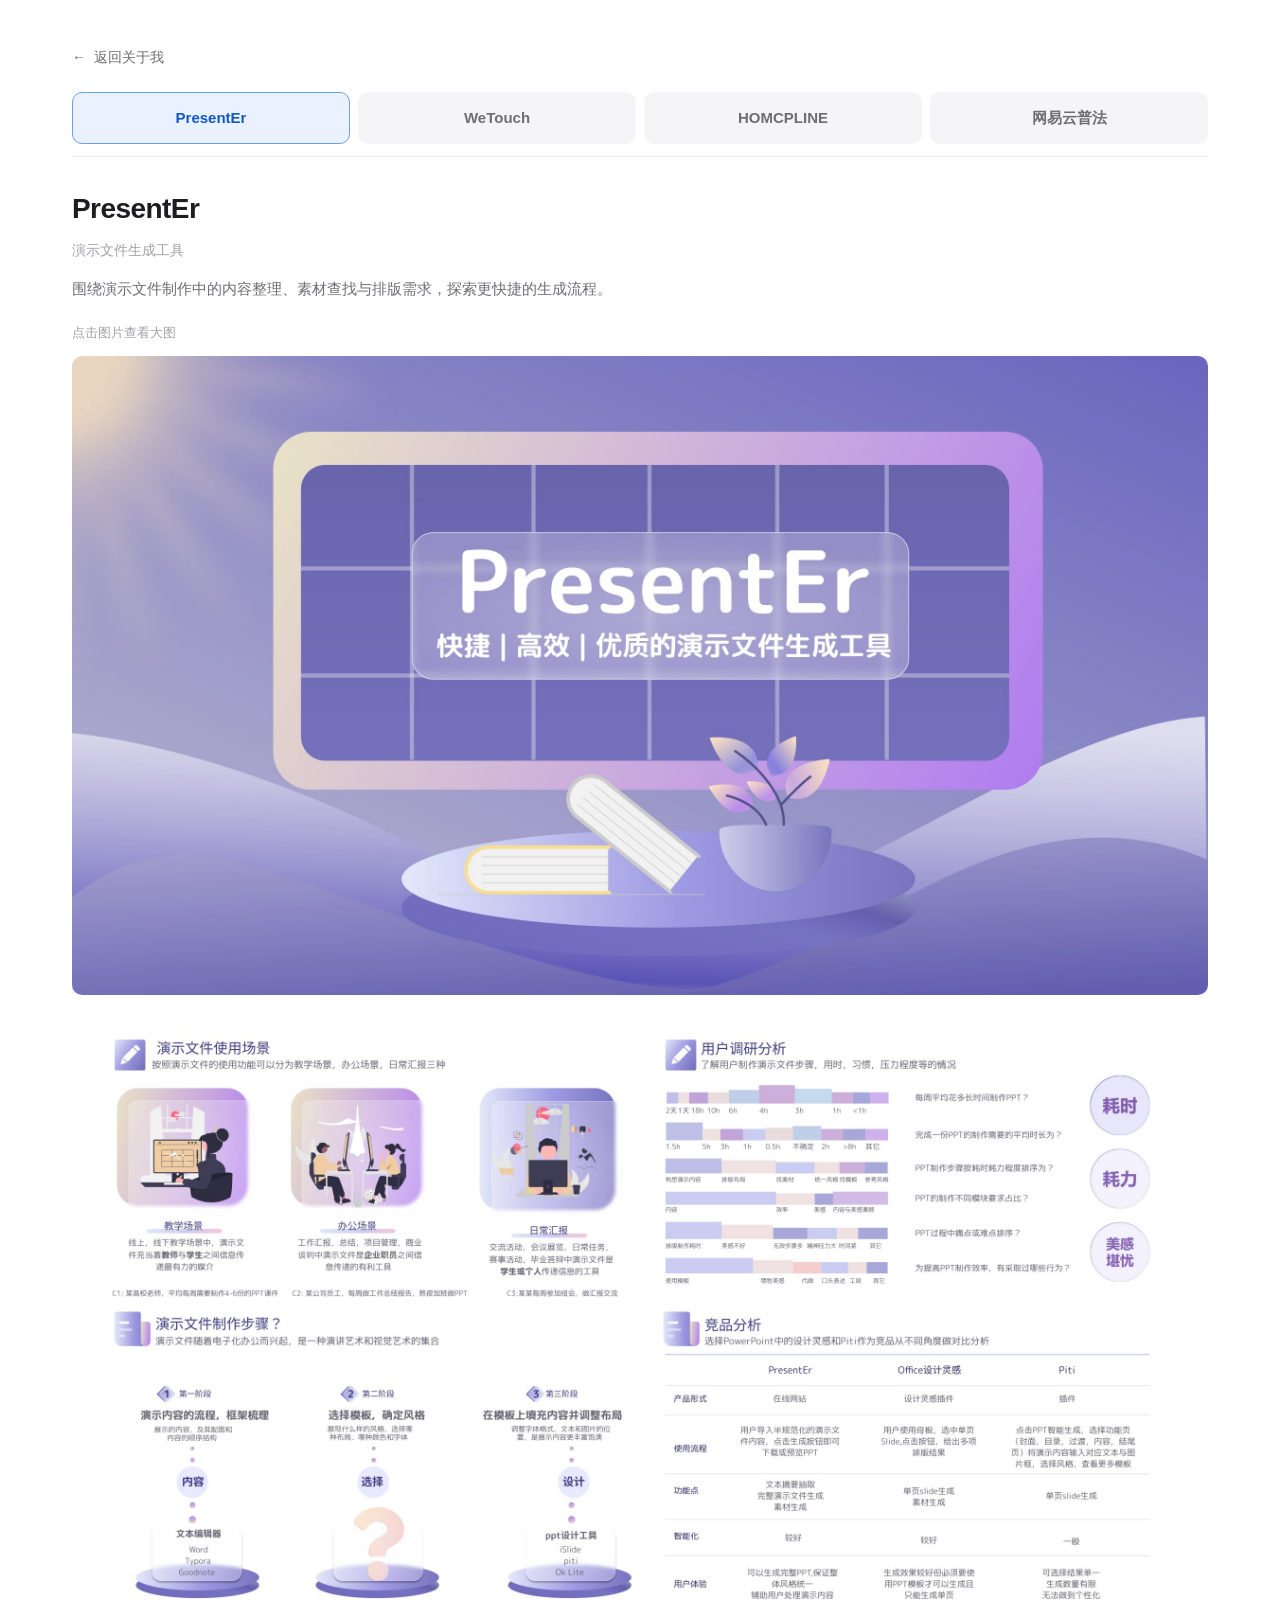
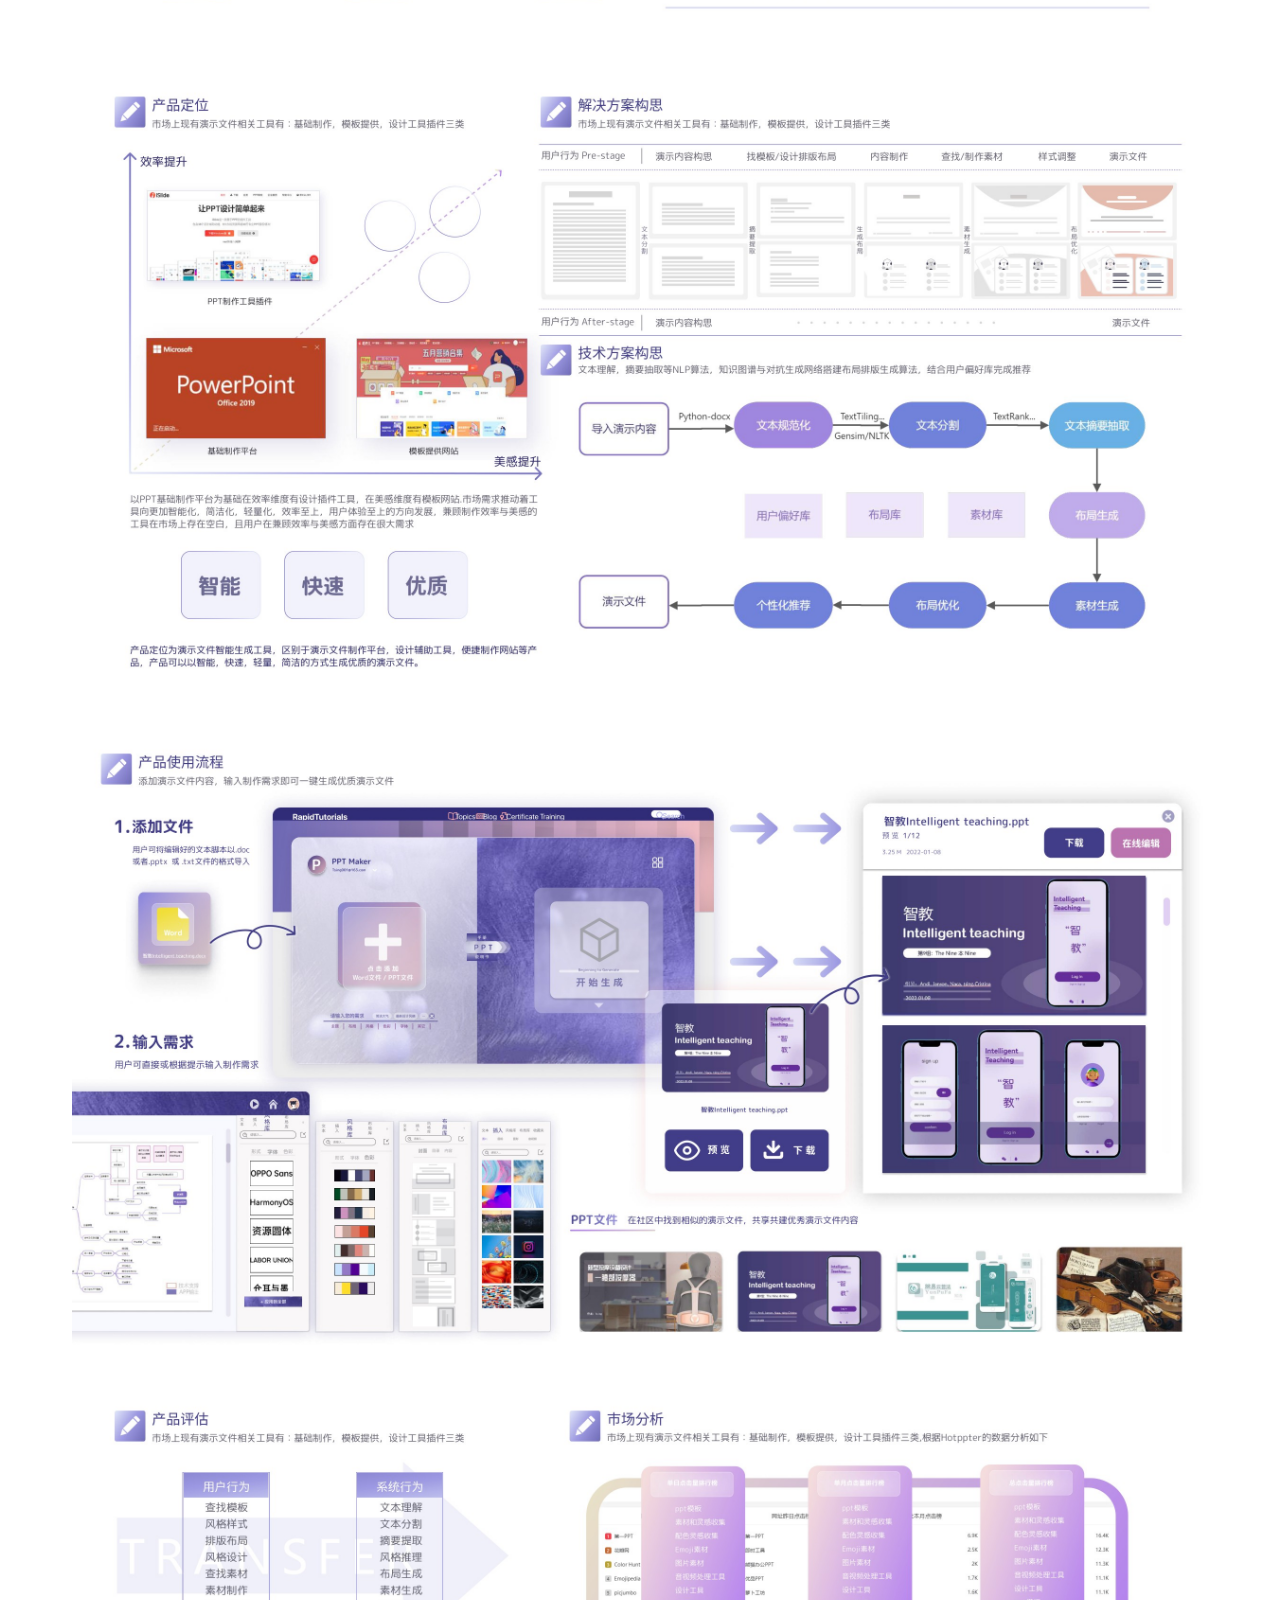
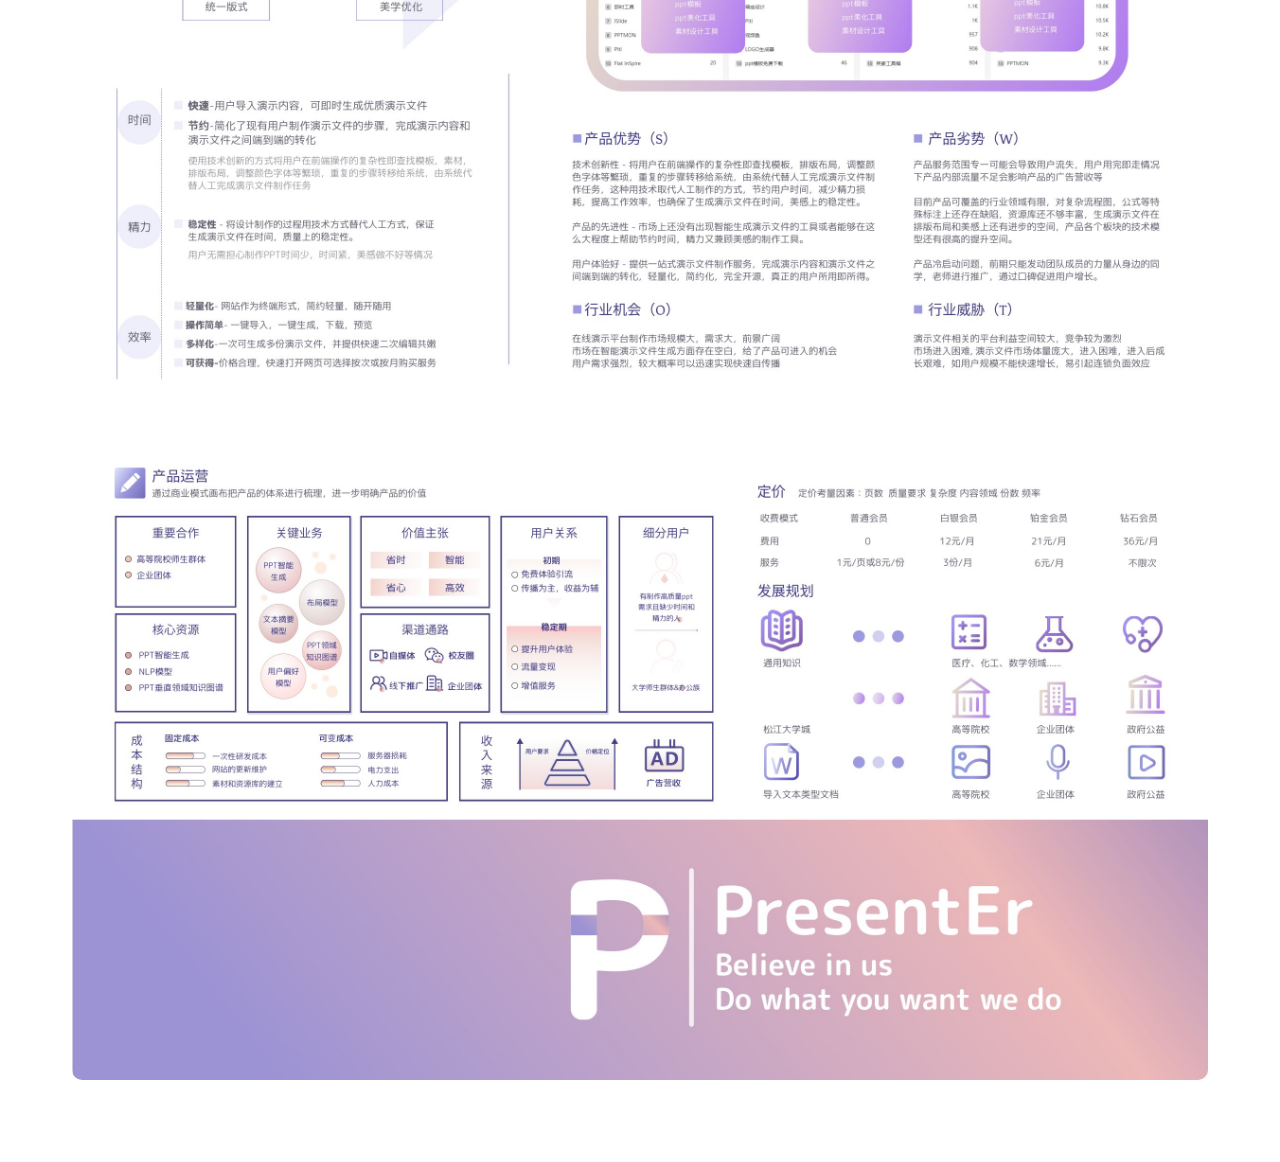
<file: projects/design.html>
<!DOCTYPE html>
<html lang="zh-CN">
<head>
  <meta charset="UTF-8" />
  <meta name="viewport" content="width=device-width, initial-scale=1.0" />
  <title>设计作品 · Tsing</title>
  <meta name="description" content="Tsing 本科及研究生阶段的产品设计探索：PresentEr、WeTouch、HOMCPLINE与网易云普法。" />
  <link rel="icon" href="../assets/favicon.svg" type="image/svg+xml" />
  <link rel="stylesheet" href="../css/style.css?v=36" />
  <link rel="stylesheet" href="../css/projects.css?v=6" />
  <link rel="stylesheet" href="../css/design-portfolio.css?v=2" />
  <script src="../js/design-portfolio.js?v=1" defer></script>
</head>
<body>
  <main class="case-page design-page">
    <a class="case-back" href="../index.html#about"><span aria-hidden="true">←</span> 返回关于我</a>
    <div class="design-tabs" role="tablist" aria-label="设计作品目录">
      <button class="design-tab" type="button" role="tab" id="tab-presenter" aria-controls="panel-presenter" aria-selected="true" tabindex="0" data-project="presenter">PresentEr</button>
      <button class="design-tab" type="button" role="tab" id="tab-wetouch" aria-controls="panel-wetouch" aria-selected="false" tabindex="-1" data-project="wetouch">WeTouch</button>
      <button class="design-tab" type="button" role="tab" id="tab-homcipline" aria-controls="panel-homcipline" aria-selected="false" tabindex="-1" data-project="homcipline">HOMCPLINE</button>
      <button class="design-tab" type="button" role="tab" id="tab-yunpufa" aria-controls="panel-yunpufa" aria-selected="false" tabindex="-1" data-project="yunpufa">网易云普法</button>
    </div>
    <div class="design-content">
      <section class="design-panel" role="tabpanel" id="panel-presenter" aria-labelledby="tab-presenter" tabindex="0">
        <header class="design-intro"><h2>PresentEr</h2><p class="design-kind">演示文件生成工具</p><p>围绕演示文件制作中的内容整理、素材查找与排版需求，探索更快捷的生成流程。</p></header>
        <p class="design-image-hint">点击图片查看大图</p>
        <figure class="design-slide"><a href="../assets/design-portfolio/presenter-01.jpg" target="_blank" rel="noopener" aria-label="查看大图：PresentEr · 产品概览"><img src="../assets/design-portfolio/presenter-01.jpg" width="2400" height="1350" alt="PresentEr：产品概览" decoding="async" /></a></figure>
        <figure class="design-slide"><a href="../assets/design-portfolio/presenter-02.jpg" target="_blank" rel="noopener" aria-label="查看大图：PresentEr · 使用场景与用户研究"><img src="../assets/design-portfolio/presenter-02.jpg" width="2400" height="1350" alt="PresentEr：使用场景与用户研究" loading="lazy" decoding="async" /></a></figure>
        <figure class="design-slide"><a href="../assets/design-portfolio/presenter-03.jpg" target="_blank" rel="noopener" aria-label="查看大图：PresentEr · 产品定位与方案构思"><img src="../assets/design-portfolio/presenter-03.jpg" width="2400" height="1350" alt="PresentEr：产品定位与方案构思" loading="lazy" decoding="async" /></a></figure>
        <figure class="design-slide"><a href="../assets/design-portfolio/presenter-04.jpg" target="_blank" rel="noopener" aria-label="查看大图：PresentEr · 产品使用流程"><img src="../assets/design-portfolio/presenter-04.jpg" width="2400" height="1350" alt="PresentEr：产品使用流程" loading="lazy" decoding="async" /></a></figure>
        <figure class="design-slide"><a href="../assets/design-portfolio/presenter-05.jpg" target="_blank" rel="noopener" aria-label="查看大图：PresentEr · 产品评估与市场分析"><img src="../assets/design-portfolio/presenter-05.jpg" width="2400" height="1350" alt="PresentEr：产品评估与市场分析" loading="lazy" decoding="async" /></a></figure>
        <figure class="design-slide"><a href="../assets/design-portfolio/presenter-06.jpg" target="_blank" rel="noopener" aria-label="查看大图：PresentEr · 商业模式与运营构思"><img src="../assets/design-portfolio/presenter-06.jpg" width="2400" height="1350" alt="PresentEr：商业模式与运营构思" loading="lazy" decoding="async" /></a></figure>
      </section>
      <section class="design-panel" role="tabpanel" id="panel-wetouch" aria-labelledby="tab-wetouch" tabindex="0" hidden>
        <header class="design-intro"><h2>WeTouch</h2><p class="design-kind">情感沟通穿戴设计</p><p>以异地亲密关系中的沟通与陪伴为出发点，探索通过穿戴设备传递触感与情绪。</p></header>
        <p class="design-image-hint">点击图片查看大图</p>
        <figure class="design-slide"><a href="../assets/design-portfolio/wetouch-01.jpg" target="_blank" rel="noopener" aria-label="查看大图：WeTouch · 产品概览"><img data-src="../assets/design-portfolio/wetouch-01.jpg" width="2105" height="1184" alt="WeTouch：产品概览" decoding="async" /></a></figure>
        <figure class="design-slide"><a href="../assets/design-portfolio/wetouch-02.jpg" target="_blank" rel="noopener" aria-label="查看大图：WeTouch · 设计流程与前期研究"><img data-src="../assets/design-portfolio/wetouch-02.jpg" width="2105" height="1184" alt="WeTouch：设计流程与前期研究" loading="lazy" decoding="async" /></a></figure>
        <figure class="design-slide"><a href="../assets/design-portfolio/wetouch-03.jpg" target="_blank" rel="noopener" aria-label="查看大图：WeTouch · 访谈与用户画像"><img data-src="../assets/design-portfolio/wetouch-03.jpg" width="2105" height="1184" alt="WeTouch：访谈与用户画像" loading="lazy" decoding="async" /></a></figure>
        <figure class="design-slide"><a href="../assets/design-portfolio/wetouch-04.jpg" target="_blank" rel="noopener" aria-label="查看大图：WeTouch · 用户旅程分析"><img data-src="../assets/design-portfolio/wetouch-04.jpg" width="2105" height="1184" alt="WeTouch：用户旅程分析" loading="lazy" decoding="async" /></a></figure>
        <figure class="design-slide"><a href="../assets/design-portfolio/wetouch-05.jpg" target="_blank" rel="noopener" aria-label="查看大图：WeTouch · 场景与活动建模"><img data-src="../assets/design-portfolio/wetouch-05.jpg" width="2105" height="1184" alt="WeTouch：场景与活动建模" loading="lazy" decoding="async" /></a></figure>
        <figure class="design-slide"><a href="../assets/design-portfolio/wetouch-06.jpg" target="_blank" rel="noopener" aria-label="查看大图：WeTouch · 使用故事板"><img data-src="../assets/design-portfolio/wetouch-06.jpg" width="2105" height="1184" alt="WeTouch：使用故事板" loading="lazy" decoding="async" /></a></figure>
        <figure class="design-slide"><a href="../assets/design-portfolio/wetouch-07.jpg" target="_blank" rel="noopener" aria-label="查看大图：WeTouch · 概念构思"><img data-src="../assets/design-portfolio/wetouch-07.jpg" width="2105" height="1184" alt="WeTouch：概念构思" loading="lazy" decoding="async" /></a></figure>
        <figure class="design-slide"><a href="../assets/design-portfolio/wetouch-08.jpg" target="_blank" rel="noopener" aria-label="查看大图：WeTouch · 草图与原型探索"><img data-src="../assets/design-portfolio/wetouch-08.jpg" width="2105" height="1184" alt="WeTouch：草图与原型探索" loading="lazy" decoding="async" /></a></figure>
        <figure class="design-slide"><a href="../assets/design-portfolio/wetouch-09.jpg" target="_blank" rel="noopener" aria-label="查看大图：WeTouch · 情境原型"><img data-src="../assets/design-portfolio/wetouch-09.jpg" width="2105" height="1184" alt="WeTouch：情境原型" loading="lazy" decoding="async" /></a></figure>
        <figure class="design-slide"><a href="../assets/design-portfolio/wetouch-10.jpg" target="_blank" rel="noopener" aria-label="查看大图：WeTouch · 三维模型与结构设计"><img data-src="../assets/design-portfolio/wetouch-10.jpg" width="2105" height="1184" alt="WeTouch：三维模型与结构设计" loading="lazy" decoding="async" /></a></figure>
        <figure class="design-slide"><a href="../assets/design-portfolio/wetouch-11.jpg" target="_blank" rel="noopener" aria-label="查看大图：WeTouch · 触感沟通与交互场景"><img data-src="../assets/design-portfolio/wetouch-11.jpg" width="2105" height="1184" alt="WeTouch：触感沟通与交互场景" loading="lazy" decoding="async" /></a></figure>
        <figure class="design-slide"><a href="../assets/design-portfolio/wetouch-12.jpg" target="_blank" rel="noopener" aria-label="查看大图：WeTouch · 界面与使用场景"><img data-src="../assets/design-portfolio/wetouch-12.jpg" width="2105" height="1184" alt="WeTouch：界面与使用场景" loading="lazy" decoding="async" /></a></figure>
        <figure class="design-slide"><a href="../assets/design-portfolio/wetouch-13.jpg" target="_blank" rel="noopener" aria-label="查看大图：WeTouch · 产品展示"><img data-src="../assets/design-portfolio/wetouch-13.jpg" width="2105" height="1184" alt="WeTouch：产品展示" loading="lazy" decoding="async" /></a></figure>
      </section>
      <section class="design-panel" role="tabpanel" id="panel-homcipline" aria-labelledby="tab-homcipline" tabindex="0" hidden>
        <header class="design-intro"><h2>HOMCPLINE</h2><p class="design-kind">居家工作与生活节奏设计</p><p>围绕居家办公中的自律与工作生活平衡，探索结合手表与桌面底座的协同体验。</p></header>
        <p class="design-image-hint">点击图片查看大图</p>
        <figure class="design-slide"><a href="../assets/design-portfolio/homcipline-01.jpg" target="_blank" rel="noopener" aria-label="查看大图：HOMCPLINE · 产品概览"><img data-src="../assets/design-portfolio/homcipline-01.jpg" width="2105" height="1184" alt="HOMCPLINE：产品概览" decoding="async" /></a></figure>
        <figure class="design-slide"><a href="../assets/design-portfolio/homcipline-02.jpg" target="_blank" rel="noopener" aria-label="查看大图：HOMCPLINE · 项目背景与设计洞察"><img data-src="../assets/design-portfolio/homcipline-02.jpg" width="2105" height="1184" alt="HOMCPLINE：项目背景与设计洞察" loading="lazy" decoding="async" /></a></figure>
        <figure class="design-slide"><a href="../assets/design-portfolio/homcipline-03.jpg" target="_blank" rel="noopener" aria-label="查看大图：HOMCPLINE · 问卷、观察与用户画像"><img data-src="../assets/design-portfolio/homcipline-03.jpg" width="2105" height="1184" alt="HOMCPLINE：问卷、观察与用户画像" loading="lazy" decoding="async" /></a></figure>
        <figure class="design-slide"><a href="../assets/design-portfolio/homcipline-04.jpg" target="_blank" rel="noopener" aria-label="查看大图：HOMCPLINE · 信息架构与产品模型"><img data-src="../assets/design-portfolio/homcipline-04.jpg" width="2105" height="1184" alt="HOMCPLINE：信息架构与产品模型" loading="lazy" decoding="async" /></a></figure>
        <figure class="design-slide"><a href="../assets/design-portfolio/homcipline-05.jpg" target="_blank" rel="noopener" aria-label="查看大图：HOMCPLINE · 界面与交互设计"><img data-src="../assets/design-portfolio/homcipline-05.jpg" width="2105" height="1184" alt="HOMCPLINE：界面与交互设计" loading="lazy" decoding="async" /></a></figure>
        <figure class="design-slide"><a href="../assets/design-portfolio/homcipline-06.jpg" target="_blank" rel="noopener" aria-label="查看大图：HOMCPLINE · 任务管理与进度反馈"><img data-src="../assets/design-portfolio/homcipline-06.jpg" width="2105" height="1184" alt="HOMCPLINE：任务管理与进度反馈" loading="lazy" decoding="async" /></a></figure>
        <figure class="design-slide"><a href="../assets/design-portfolio/homcipline-07.jpg" target="_blank" rel="noopener" aria-label="查看大图：HOMCPLINE · 健康、节奏与情绪管理"><img data-src="../assets/design-portfolio/homcipline-07.jpg" width="2105" height="1184" alt="HOMCPLINE：健康、节奏与情绪管理" loading="lazy" decoding="async" /></a></figure>
        <figure class="design-slide"><a href="../assets/design-portfolio/homcipline-08.jpg" target="_blank" rel="noopener" aria-label="查看大图：HOMCPLINE · 日常使用场景"><img data-src="../assets/design-portfolio/homcipline-08.jpg" width="2105" height="1184" alt="HOMCPLINE：日常使用场景" loading="lazy" decoding="async" /></a></figure>
        <figure class="design-slide"><a href="../assets/design-portfolio/homcipline-09.jpg" target="_blank" rel="noopener" aria-label="查看大图：HOMCPLINE · 协同交互与使用场景"><img data-src="../assets/design-portfolio/homcipline-09.jpg" width="2105" height="1184" alt="HOMCPLINE：协同交互与使用场景" loading="lazy" decoding="async" /></a></figure>
      </section>
      <section class="design-panel" role="tabpanel" id="panel-yunpufa" aria-labelledby="tab-yunpufa" tabindex="0" hidden>
        <header class="design-intro"><h2>网易云普法</h2><p class="design-kind">普法与法律求助平台设计</p><p>围绕法律知识获取与维权求助，探索现场记录、普法内容和法律服务之间的衔接。</p></header>
        <p class="design-image-hint">点击图片查看大图</p>
        <figure class="design-slide"><a href="../assets/design-portfolio/yunpufa-01.jpg" target="_blank" rel="noopener" aria-label="查看大图：网易云普法 · 产品概览"><img data-src="../assets/design-portfolio/yunpufa-01.jpg" width="2105" height="1184" alt="网易云普法：产品概览" decoding="async" /></a></figure>
        <figure class="design-slide"><a href="../assets/design-portfolio/yunpufa-02.jpg" target="_blank" rel="noopener" aria-label="查看大图：网易云普法 · 项目背景与用户需求"><img data-src="../assets/design-portfolio/yunpufa-02.jpg" width="2106" height="1185" alt="网易云普法：项目背景与用户需求" loading="lazy" decoding="async" /></a></figure>
        <figure class="design-slide"><a href="../assets/design-portfolio/yunpufa-03.jpg" target="_blank" rel="noopener" aria-label="查看大图：网易云普法 · 视觉规范与界面体系"><img data-src="../assets/design-portfolio/yunpufa-03.jpg" width="2105" height="1184" alt="网易云普法：视觉规范与界面体系" loading="lazy" decoding="async" /></a></figure>
        <figure class="design-slide"><a href="../assets/design-portfolio/yunpufa-04.jpg" target="_blank" rel="noopener" aria-label="查看大图：网易云普法 · 现场记录与求助流程"><img data-src="../assets/design-portfolio/yunpufa-04.jpg" width="2105" height="1184" alt="网易云普法：现场记录与求助流程" loading="lazy" decoding="async" /></a></figure>
        <figure class="design-slide"><a href="../assets/design-portfolio/yunpufa-05.jpg" target="_blank" rel="noopener" aria-label="查看大图：网易云普法 · 普法内容与法律服务"><img data-src="../assets/design-portfolio/yunpufa-05.jpg" width="2105" height="1184" alt="网易云普法：普法内容与法律服务" loading="lazy" decoding="async" /></a></figure>
        <figure class="design-slide"><a href="../assets/design-portfolio/yunpufa-06.jpg" target="_blank" rel="noopener" aria-label="查看大图：网易云普法 · 平台界面与场景展示"><img data-src="../assets/design-portfolio/yunpufa-06.jpg" width="2105" height="1184" alt="网易云普法：平台界面与场景展示" loading="lazy" decoding="async" /></a></figure>
      </section>
    </div>
  </main>
</body>
</html>
</file>
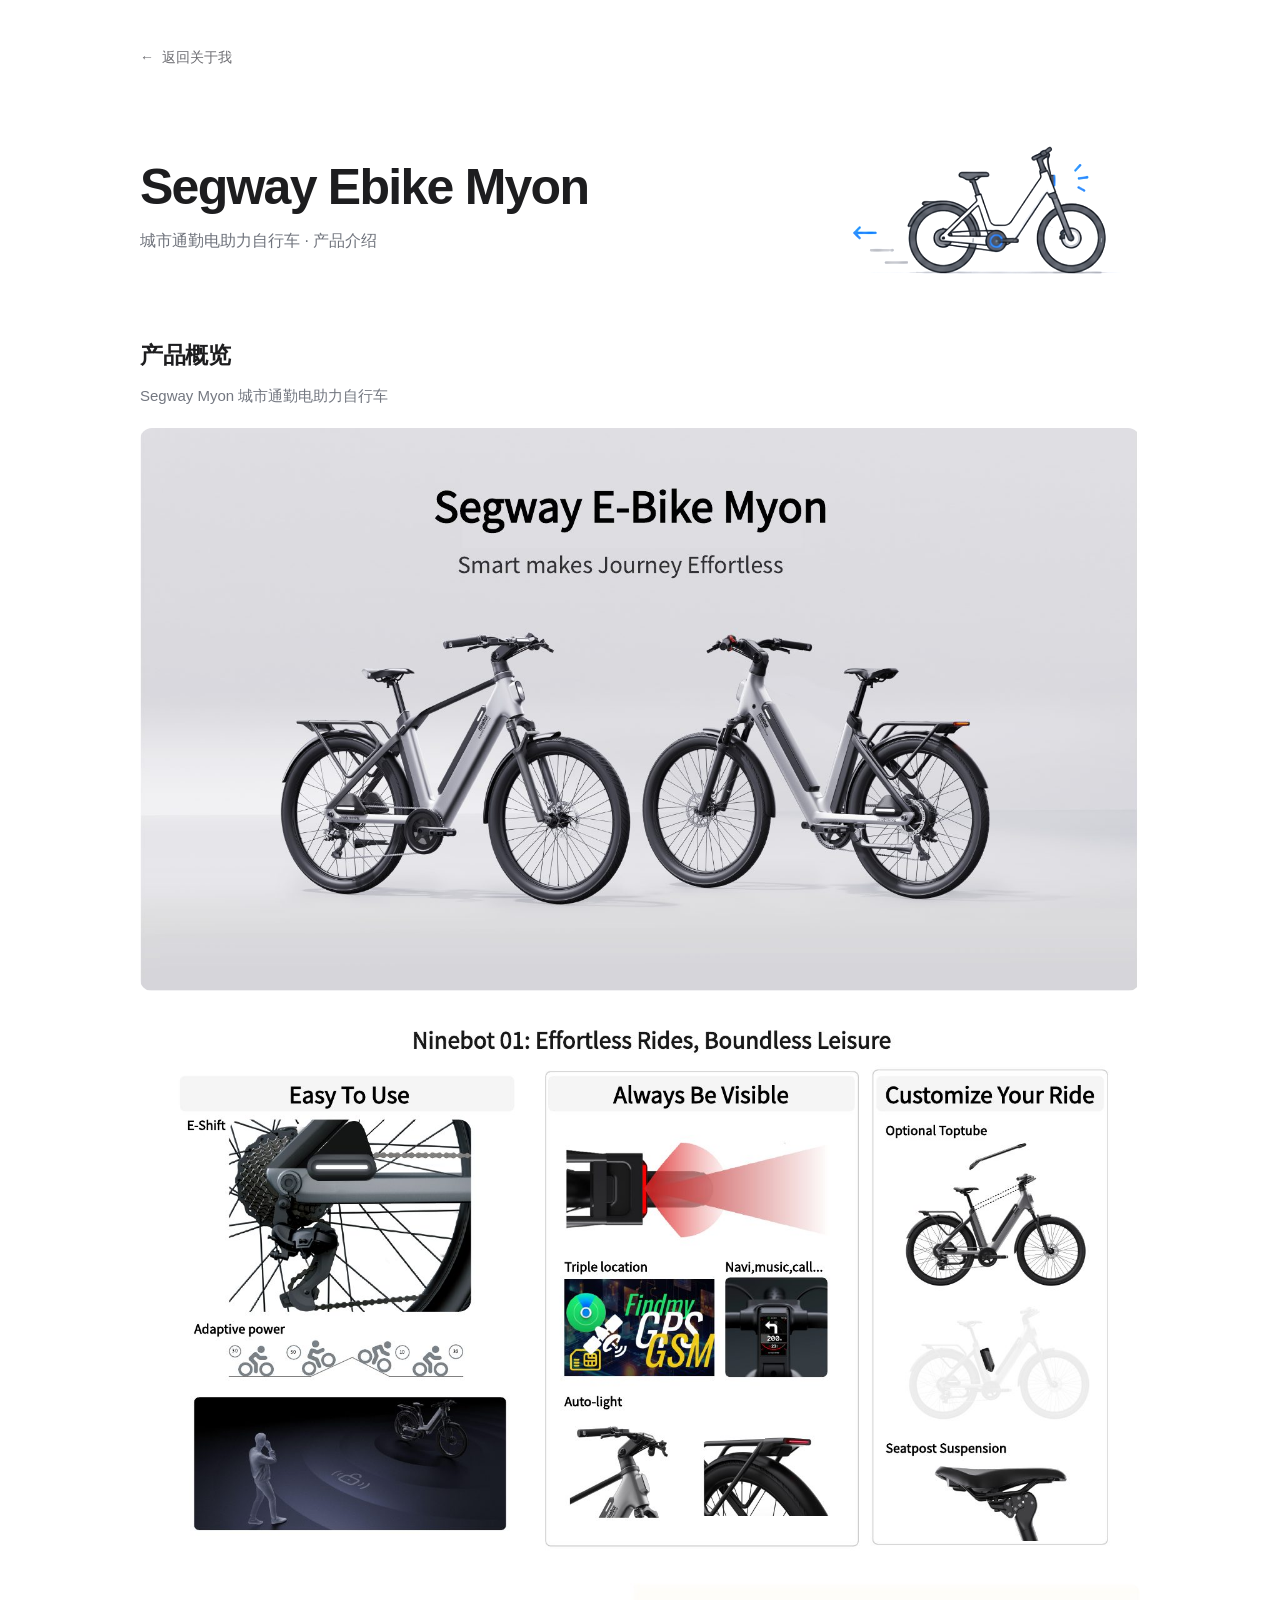
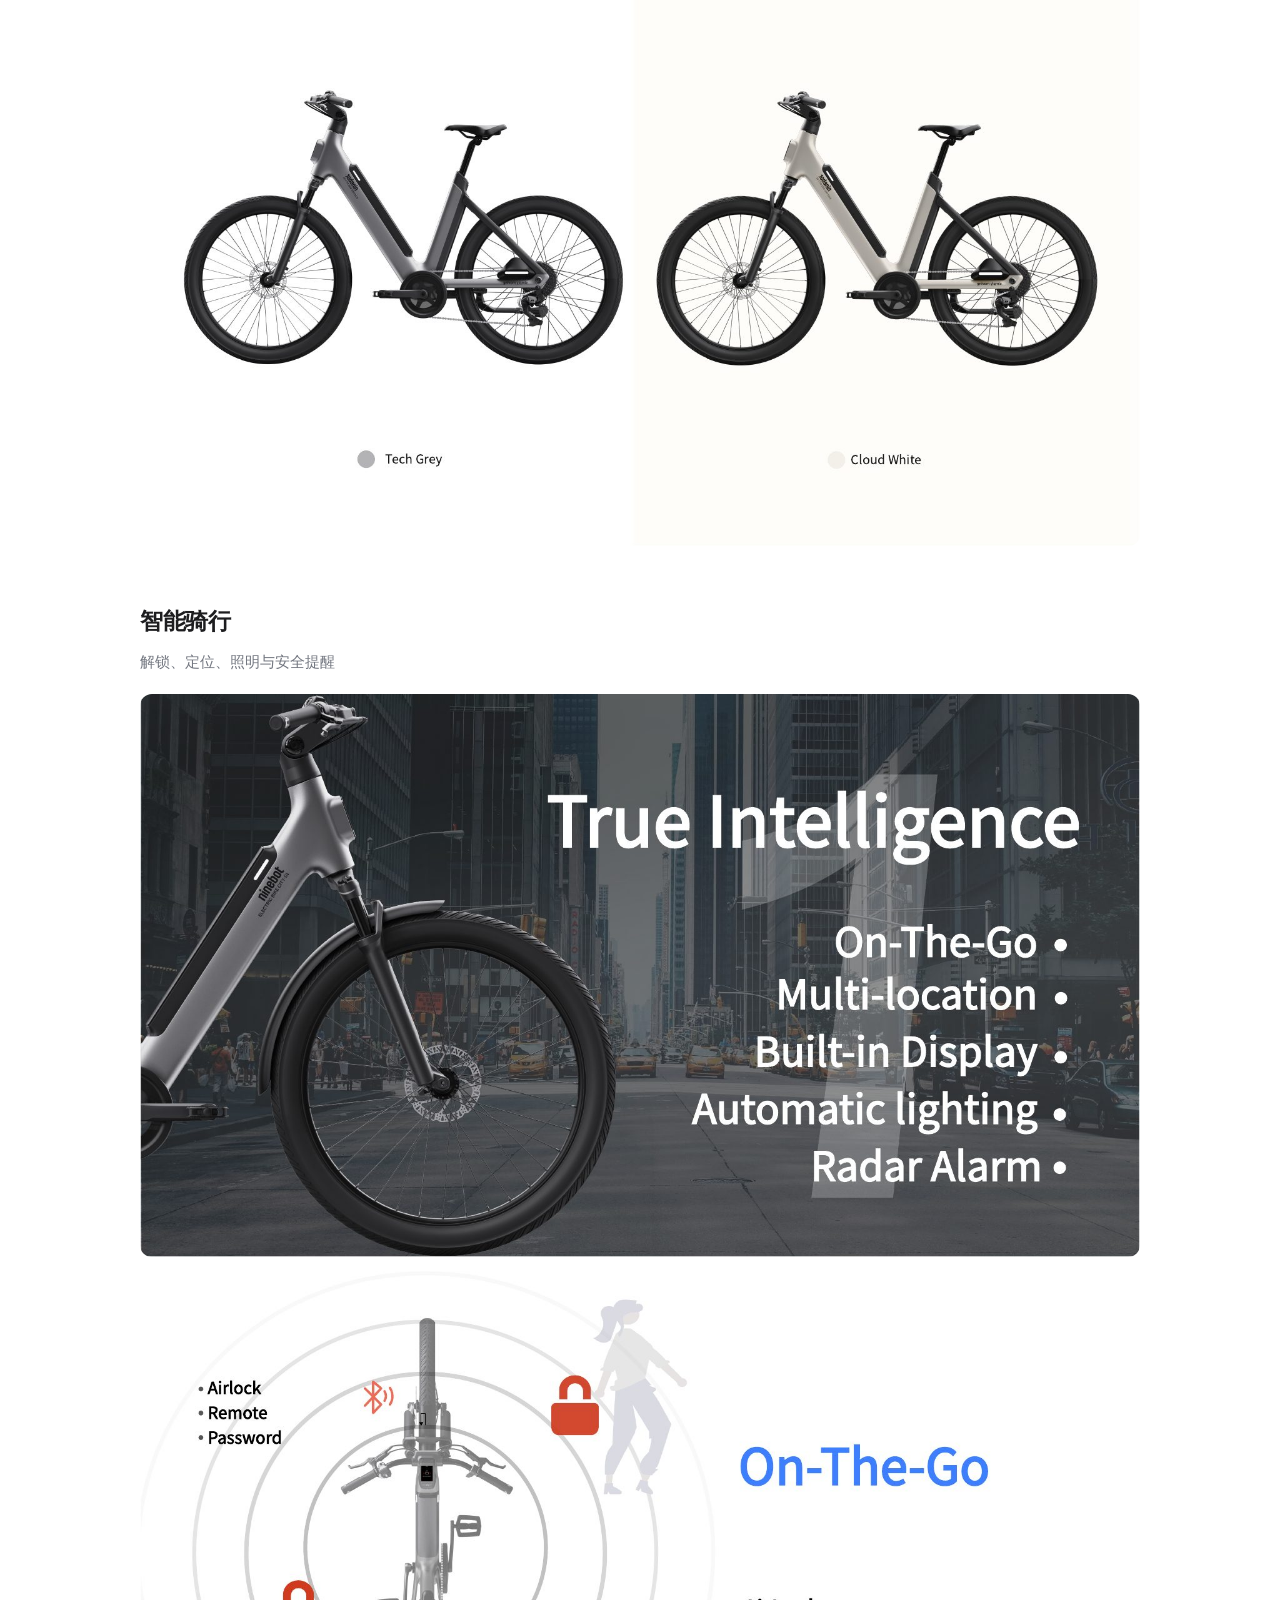
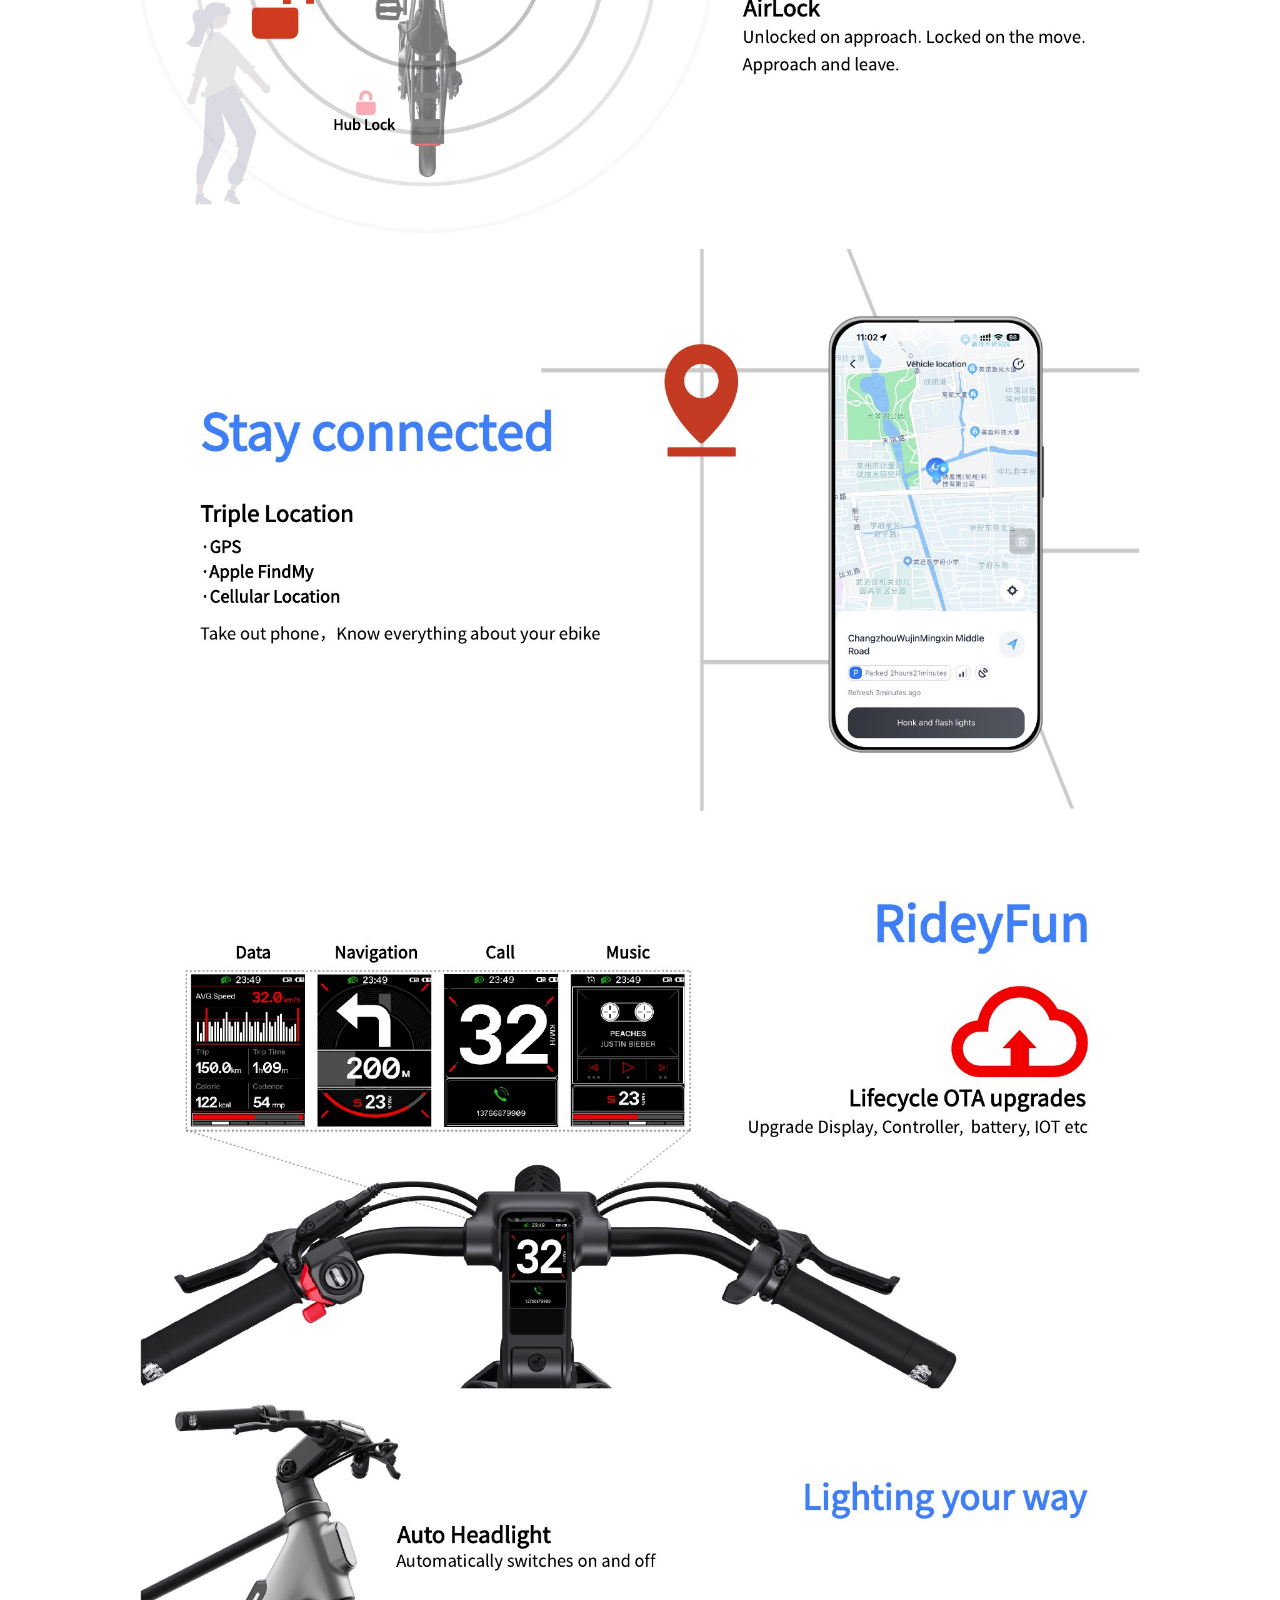
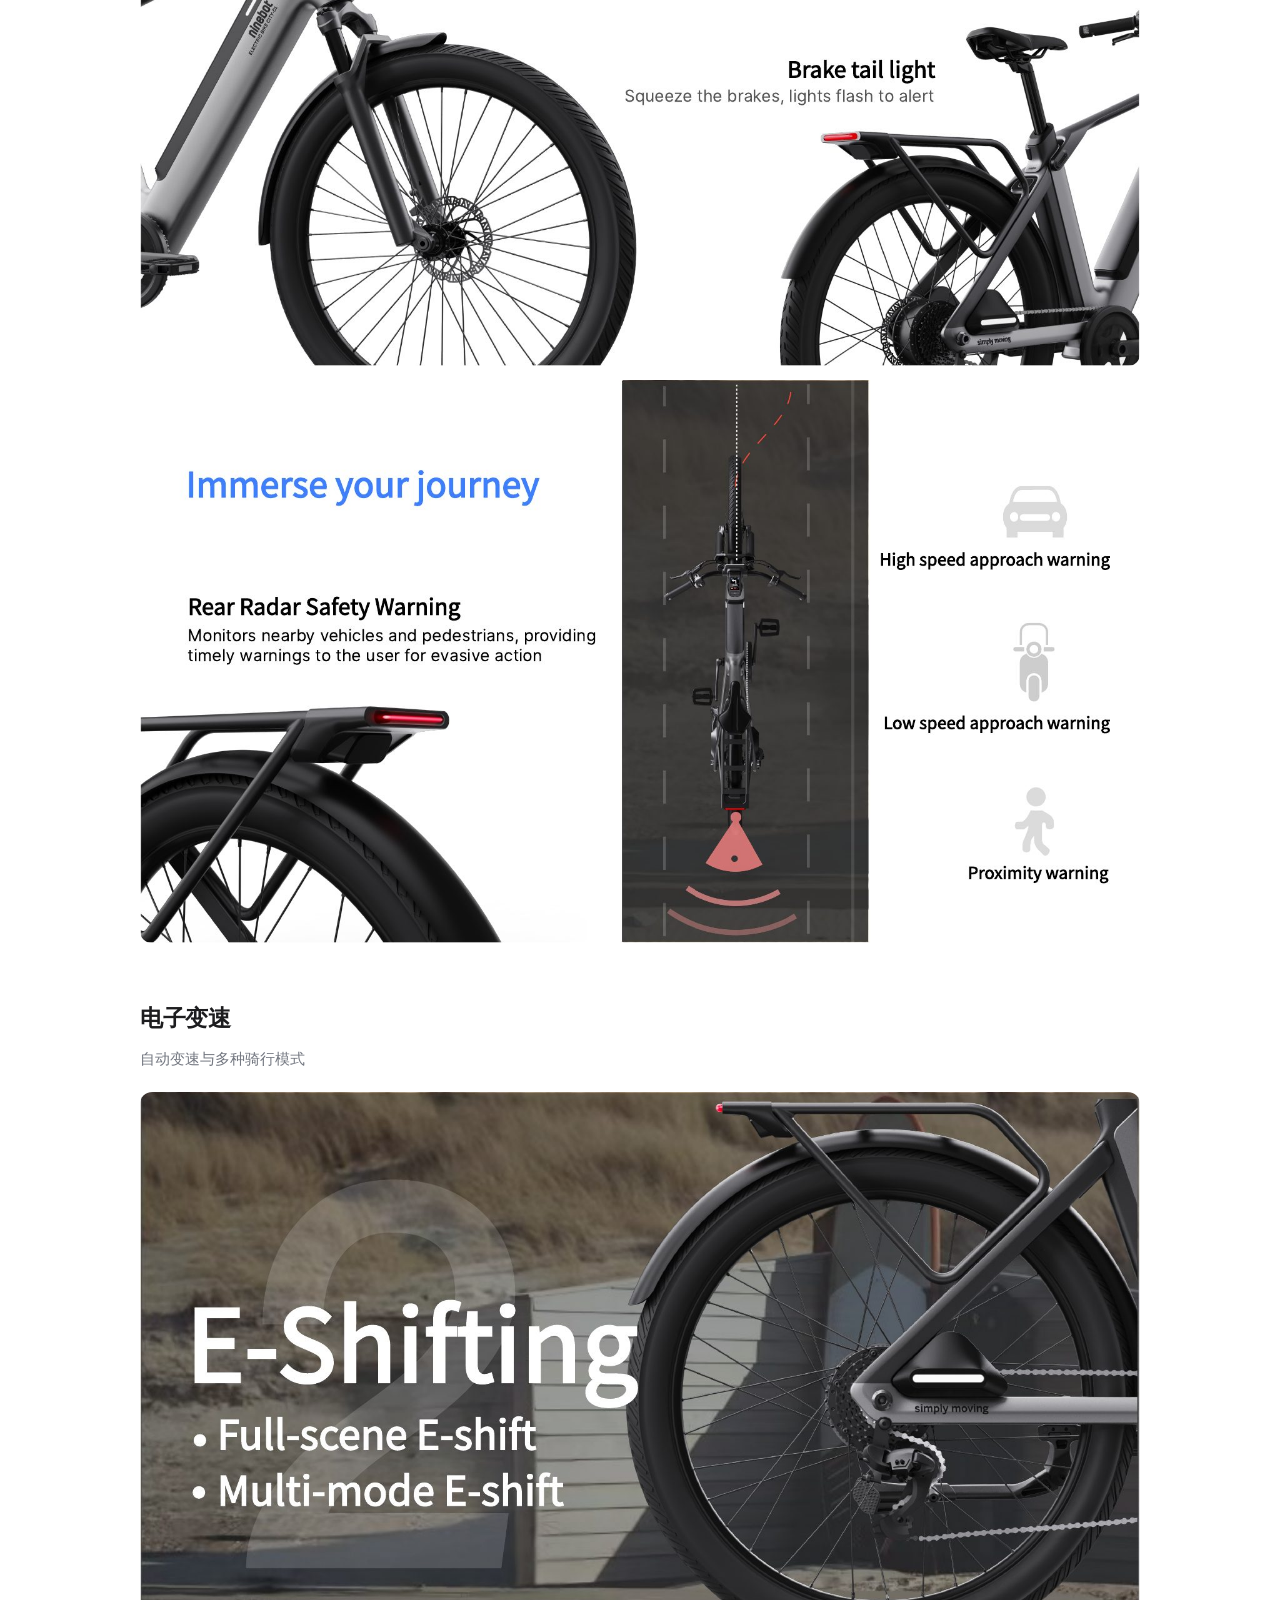
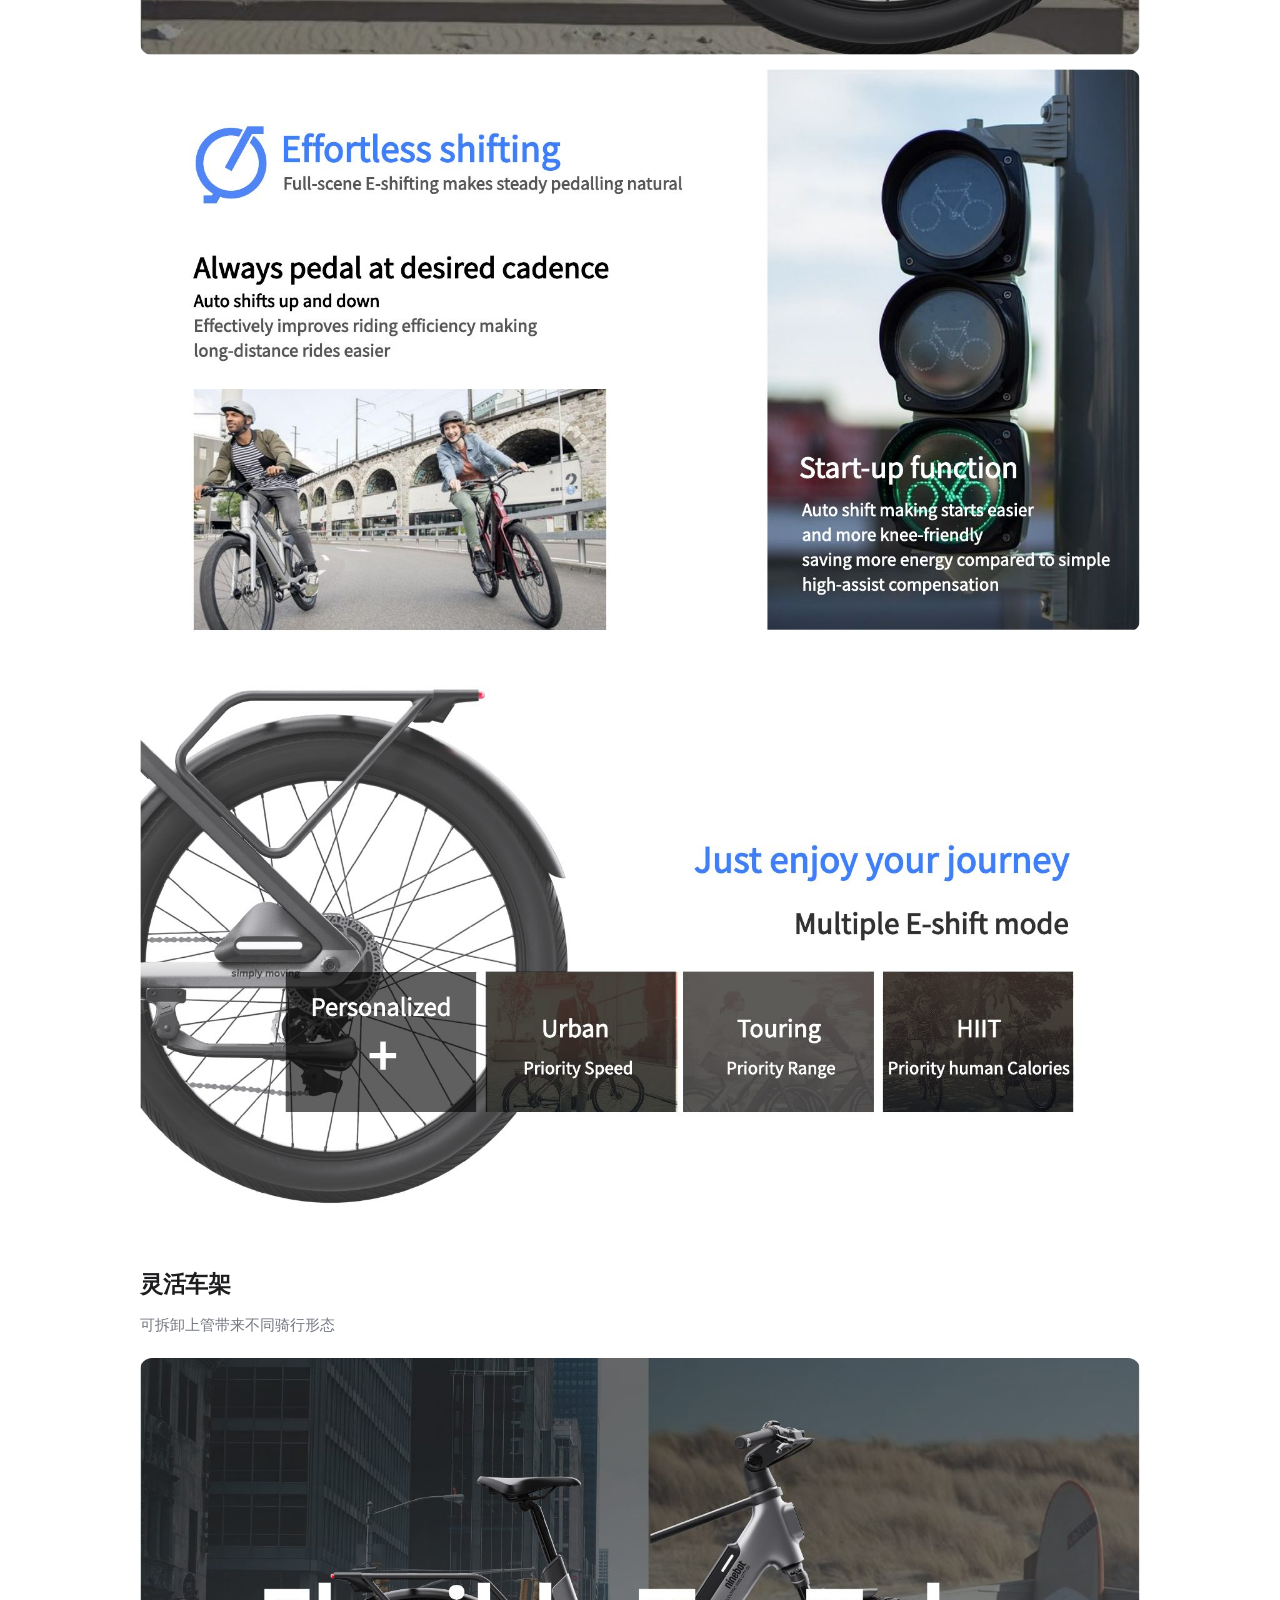
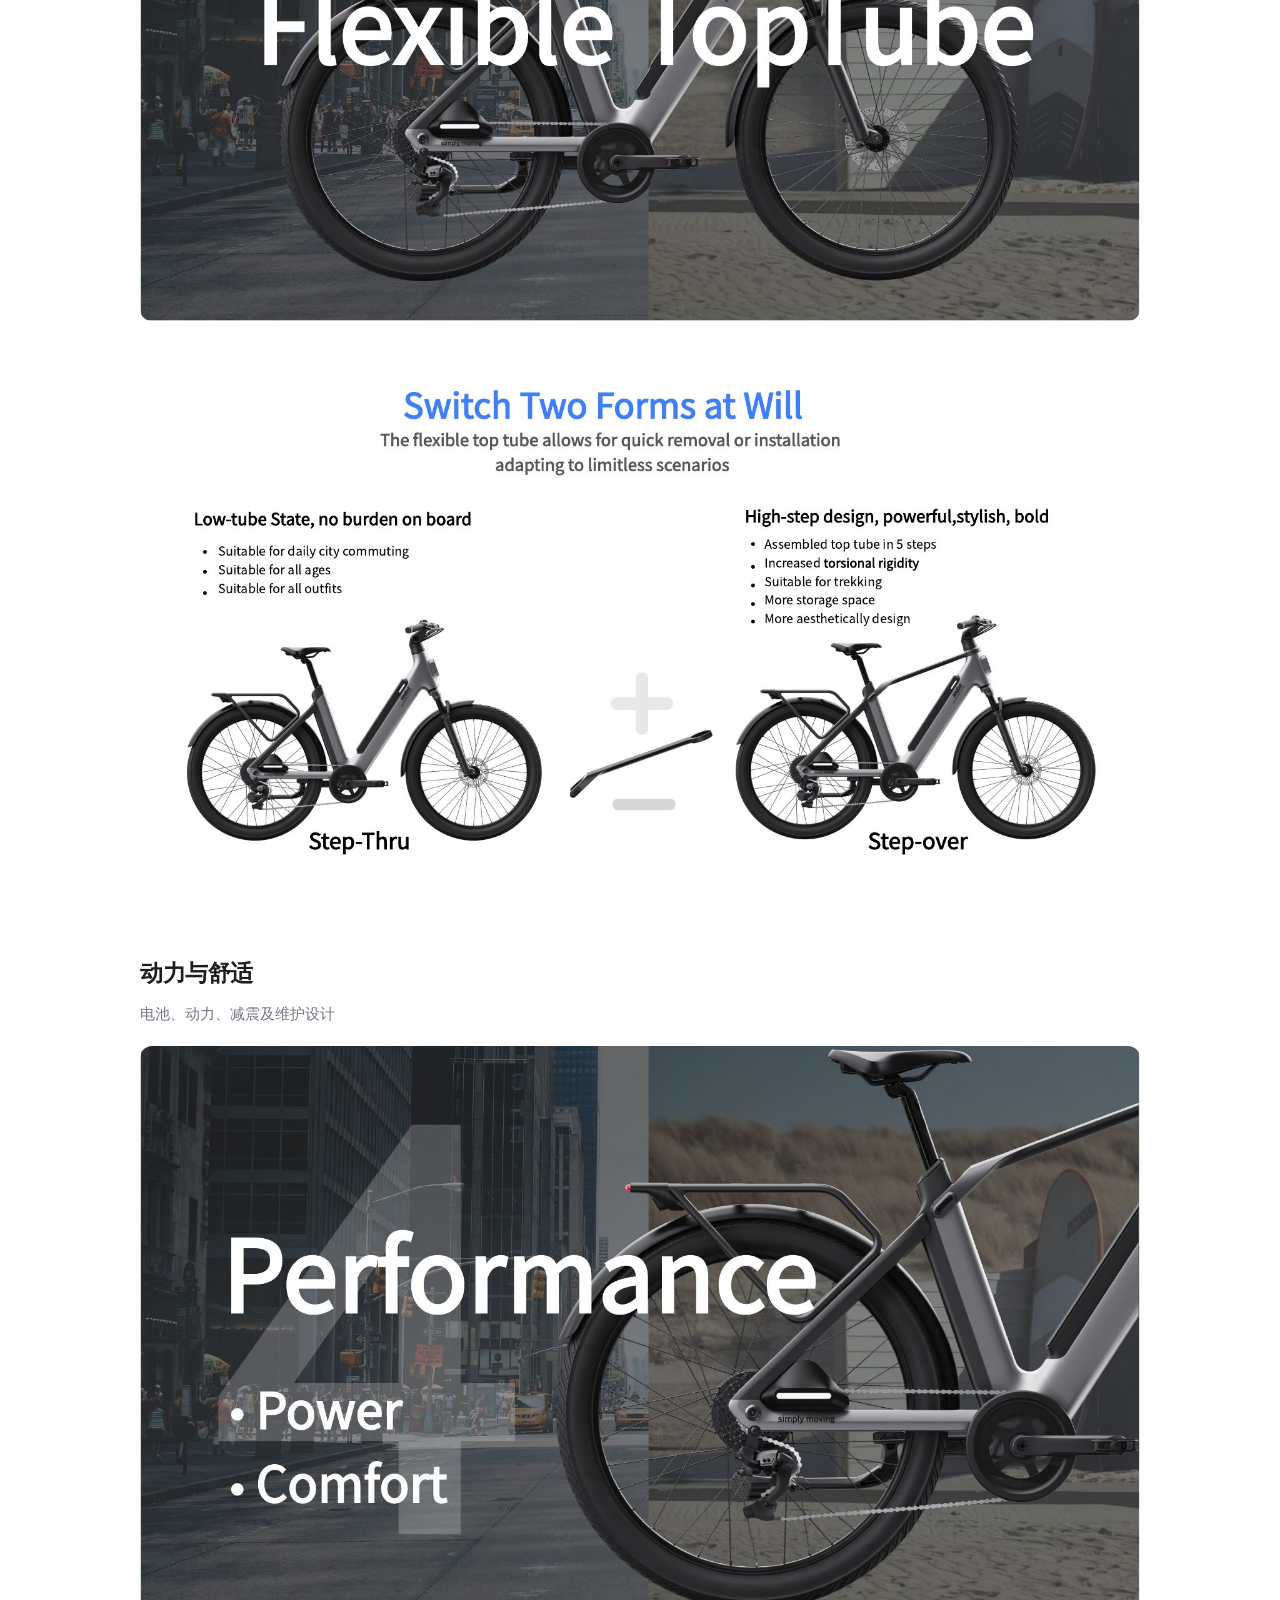
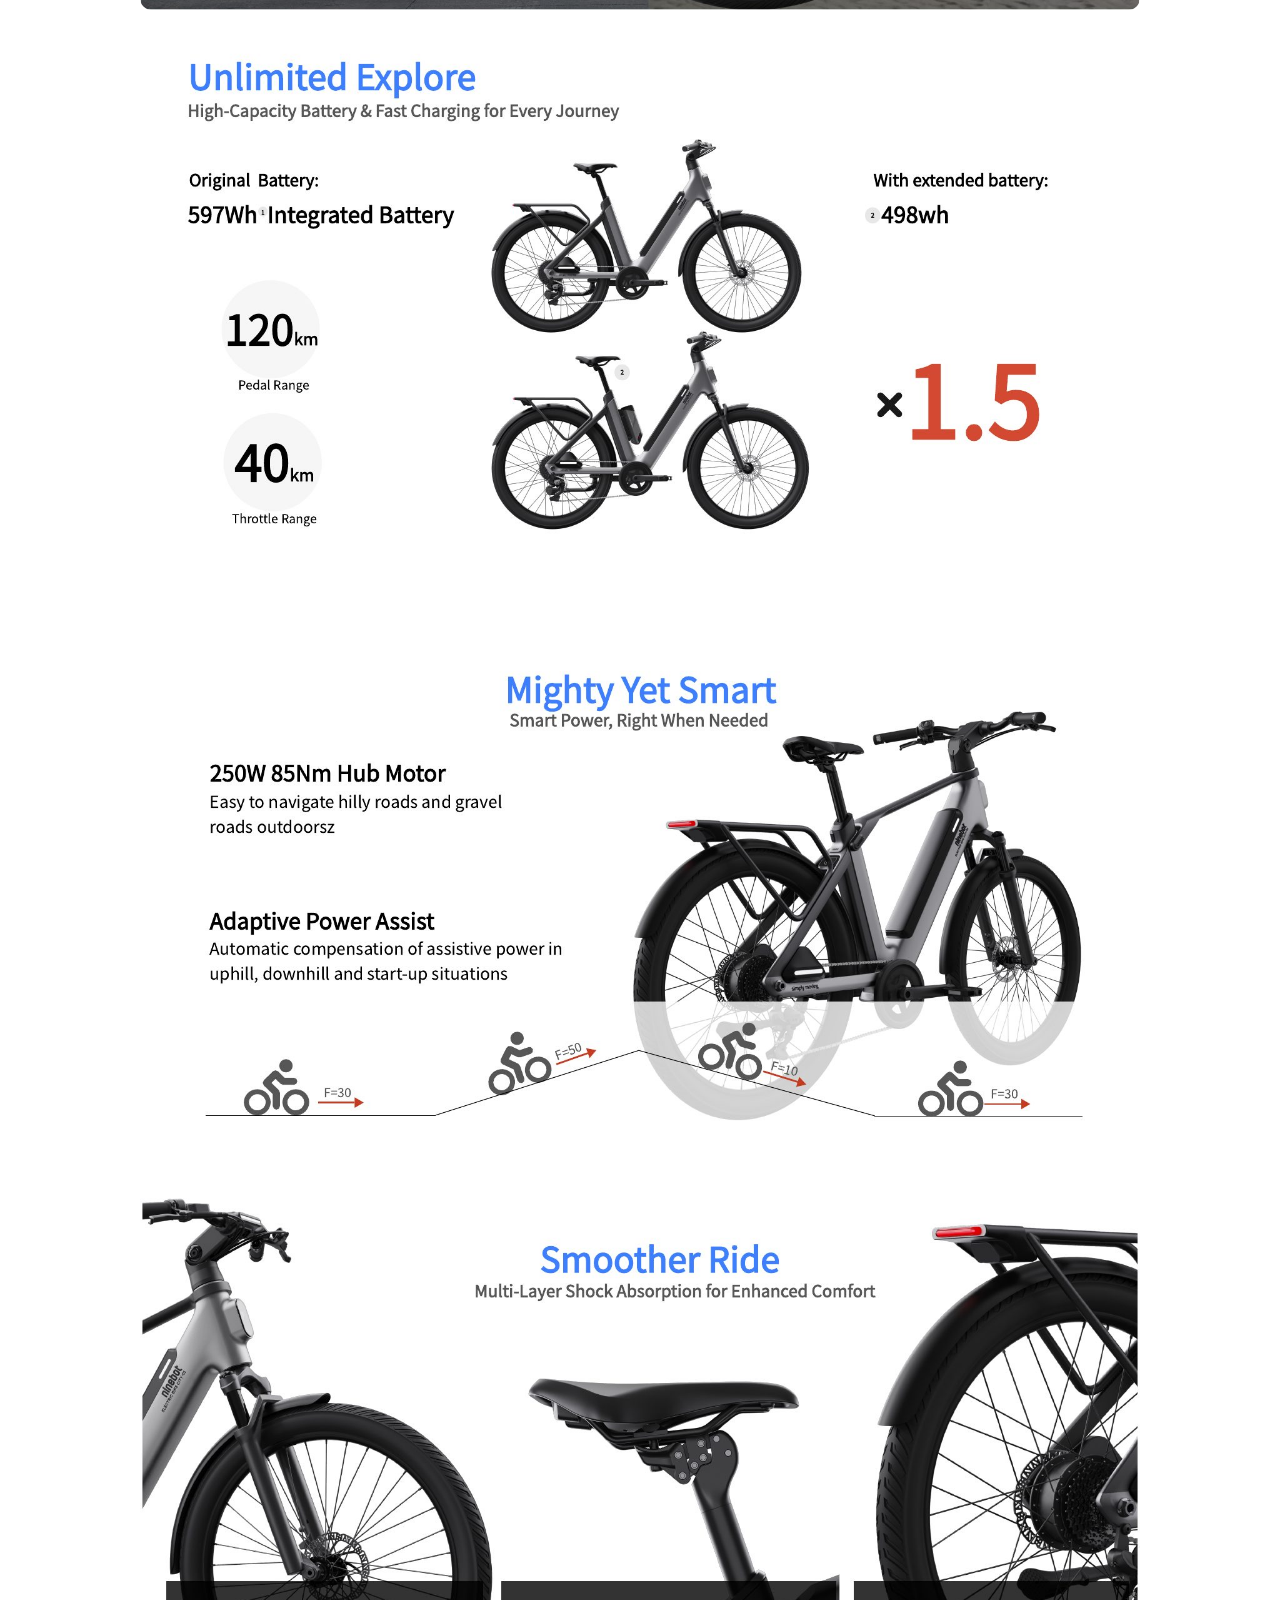
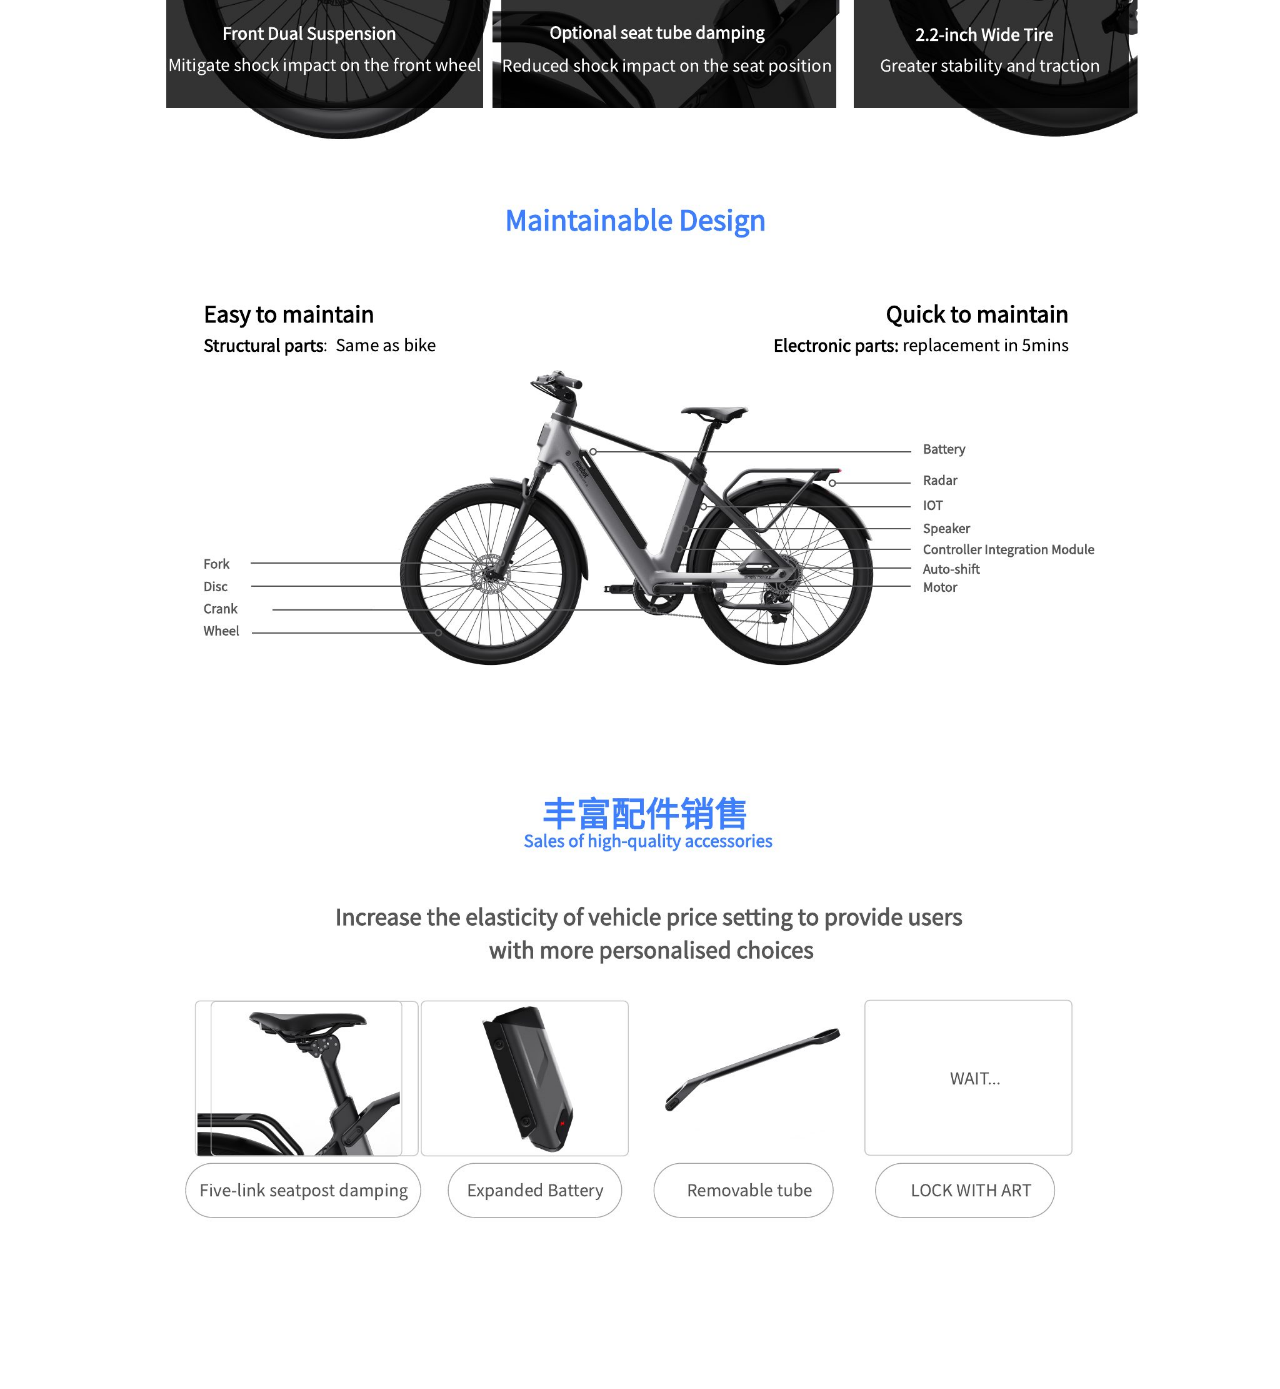
<file: projects/ninebot.html>
<!DOCTYPE html>
<html lang="zh-CN">
<head>
  <meta charset="UTF-8" />
  <meta name="viewport" content="width=device-width, initial-scale=1.0" />
  <meta name="description" content="Segway Myon 电助力自行车产品介绍。" />
  <title>Segway Myon · 九号公司 · Tsing</title>
  <link rel="icon" href="../assets/favicon.svg" type="image/svg+xml" />
  <link rel="stylesheet" href="../css/style.css?v=29" />
  <link rel="stylesheet" href="../css/projects.css?v=5" />
  <style>
    .myon-page { max-width: 1064px; margin: 0 auto; padding: 36px 32px 80px; }
    .myon-intro { margin: 54px 0 38px; display: flex; align-items: center; justify-content: space-between; gap: 24px; }
    .myon-bike { width: min(36%, 310px); height: auto; flex: none; border-radius: 14px; }
    .myon-bike image { filter: brightness(1.12) contrast(1.06); }
    .myon-wheel { transform-box: view-box; animation: myon-wheel-turn 2s linear infinite; }
    @keyframes myon-wheel-turn { to { transform: rotate(360deg); } }
    @media (prefers-reduced-motion: reduce) { .myon-wheel { animation: none; } }
    .myon-intro h1 { margin: 0; font-size: clamp(34px, 4.5vw, 50px); line-height: 1.15; letter-spacing: -.035em; }
    .myon-intro p { margin: 12px 0 0; color: #6f737c; line-height: 1.65; }
    .myon-section { margin-top: 56px; }
    .myon-section h2 { margin: 0; font-size: 23px; letter-spacing: -.02em; }
    .myon-section > p { margin: 8px 0 20px; color: #737780; font-size: 15px; }
    .myon-slide { margin: 0 0 14px; overflow: hidden; border-radius: 12px; background: #f3f4f6; }
    .myon-slide a { display: block; }
    .myon-slide a:focus-visible { outline: 3px solid #2682ff; outline-offset: -3px; }
    .myon-slide img { display: block; width: 100%; height: auto; }
    @media (max-width: 600px) { .myon-page { padding: 20px 20px 56px; } .myon-intro { margin: 38px 0 30px; gap: 12px; } .myon-intro h1 { font-size: clamp(23px, 6vw, 30px); } .myon-bike { width: 38%; } .myon-section { margin-top: 38px; } .myon-section h2 { font-size: 20px; } .myon-slide { margin-bottom: 10px; border-radius: 8px; } }
  </style>
</head>
<body>
  <main class="myon-page">
    <a class="case-back" href="../index.html#about"><span aria-hidden="true">←</span> 返回关于我</a>
    <header class="myon-intro">
      <div>
        <h1>Segway Ebike Myon</h1>
        <p>城市通勤电助力自行车 · 产品介绍</p>
      </div>
      <svg class="myon-bike" viewBox="820 90 500 235" aria-hidden="true" xmlns="http://www.w3.org/2000/svg">
        <image href="../assets/myon-bike-reference.png" width="1376" height="350" />
        <circle class="myon-wheel" cx="1002" cy="258" r="49" fill="none" stroke="#9aa1aa" stroke-width="2" stroke-dasharray="7 301" style="transform-origin: 1002px 258px;" />
        <circle class="myon-wheel" cx="1209" cy="258" r="49" fill="none" stroke="#9aa1aa" stroke-width="2" stroke-dasharray="7 301" style="transform-origin: 1209px 258px;" />
      </svg>
    </header>
    <section class="myon-section">
      <h2>产品概览</h2>
      <p>Segway Myon 城市通勤电助力自行车</p>
      <figure class="myon-slide"><a href="../assets/myon/page-01.jpg" target="_blank" rel="noopener" aria-label="查看大图：产品封面"><img src="../assets/myon/page-01.jpg" alt="Myon 产品介绍：产品封面" /></a></figure>
      <figure class="myon-slide"><a href="../assets/myon/page-02.jpg" target="_blank" rel="noopener" aria-label="查看大图：产品概览"><img src="../assets/myon/page-02.jpg" alt="Myon 产品介绍：产品概览" loading="lazy" /></a></figure>
      <figure class="myon-slide"><a href="../assets/myon/page-03.jpg" target="_blank" rel="noopener" aria-label="查看大图：车型配色"><img src="../assets/myon/page-03.jpg" alt="Myon 产品介绍：车型配色" loading="lazy" /></a></figure>
    </section>
    <section class="myon-section">
      <h2>智能骑行</h2>
      <p>解锁、定位、照明与安全提醒</p>
      <figure class="myon-slide"><a href="../assets/myon/page-04.jpg" target="_blank" rel="noopener" aria-label="查看大图：智能骑行"><img src="../assets/myon/page-04.jpg" alt="Myon 产品介绍：智能骑行" loading="lazy" /></a></figure>
      <figure class="myon-slide"><a href="../assets/myon/page-05.jpg" target="_blank" rel="noopener" aria-label="查看大图：AirLock 自动解锁与上锁"><img src="../assets/myon/page-05.jpg" alt="Myon 产品介绍：AirLock 自动解锁与上锁" loading="lazy" /></a></figure>
      <figure class="myon-slide"><a href="../assets/myon/page-06.jpg" target="_blank" rel="noopener" aria-label="查看大图：车辆定位"><img src="../assets/myon/page-06.jpg" alt="Myon 产品介绍：车辆定位" loading="lazy" /></a></figure>
      <figure class="myon-slide"><a href="../assets/myon/page-07.jpg" target="_blank" rel="noopener" aria-label="查看大图：显示与远程升级"><img src="../assets/myon/page-07.jpg" alt="Myon 产品介绍：显示与远程升级" loading="lazy" /></a></figure>
      <figure class="myon-slide"><a href="../assets/myon/page-08.jpg" target="_blank" rel="noopener" aria-label="查看大图：自动前灯与刹车尾灯"><img src="../assets/myon/page-08.jpg" alt="Myon 产品介绍：自动前灯与刹车尾灯" loading="lazy" /></a></figure>
      <figure class="myon-slide"><a href="../assets/myon/page-09.jpg" target="_blank" rel="noopener" aria-label="查看大图：后方雷达安全提醒"><img src="../assets/myon/page-09.jpg" alt="Myon 产品介绍：后方雷达安全提醒" loading="lazy" /></a></figure>
    </section>
    <section class="myon-section">
      <h2>电子变速</h2>
      <p>自动变速与多种骑行模式</p>
      <figure class="myon-slide"><a href="../assets/myon/page-10.jpg" target="_blank" rel="noopener" aria-label="查看大图：电子变速"><img src="../assets/myon/page-10.jpg" alt="Myon 产品介绍：电子变速" loading="lazy" /></a></figure>
      <figure class="myon-slide"><a href="../assets/myon/page-11.jpg" target="_blank" rel="noopener" aria-label="查看大图：自动变速体验"><img src="../assets/myon/page-11.jpg" alt="Myon 产品介绍：自动变速体验" loading="lazy" /></a></figure>
      <figure class="myon-slide"><a href="../assets/myon/page-12.jpg" target="_blank" rel="noopener" aria-label="查看大图：电子变速模式"><img src="../assets/myon/page-12.jpg" alt="Myon 产品介绍：电子变速模式" loading="lazy" /></a></figure>
    </section>
    <section class="myon-section">
      <h2>灵活车架</h2>
      <p>可拆卸上管带来不同骑行形态</p>
      <figure class="myon-slide"><a href="../assets/myon/page-13.jpg" target="_blank" rel="noopener" aria-label="查看大图：可拆卸上管"><img src="../assets/myon/page-13.jpg" alt="Myon 产品介绍：可拆卸上管" loading="lazy" /></a></figure>
      <figure class="myon-slide"><a href="../assets/myon/page-14.jpg" target="_blank" rel="noopener" aria-label="查看大图：两种车架形态"><img src="../assets/myon/page-14.jpg" alt="Myon 产品介绍：两种车架形态" loading="lazy" /></a></figure>
    </section>
    <section class="myon-section">
      <h2>动力与舒适</h2>
      <p>电池、动力、减震及维护设计</p>
      <figure class="myon-slide"><a href="../assets/myon/page-15.jpg" target="_blank" rel="noopener" aria-label="查看大图：动力与舒适性"><img src="../assets/myon/page-15.jpg" alt="Myon 产品介绍：动力与舒适性" loading="lazy" /></a></figure>
      <figure class="myon-slide"><a href="../assets/myon/page-16.jpg" target="_blank" rel="noopener" aria-label="查看大图：电池与续航方案"><img src="../assets/myon/page-16.jpg" alt="Myon 产品介绍：电池与续航方案" loading="lazy" /></a></figure>
      <figure class="myon-slide"><a href="../assets/myon/page-17.jpg" target="_blank" rel="noopener" aria-label="查看大图：电机与自适应助力"><img src="../assets/myon/page-17.jpg" alt="Myon 产品介绍：电机与自适应助力" loading="lazy" /></a></figure>
      <figure class="myon-slide"><a href="../assets/myon/page-18.jpg" target="_blank" rel="noopener" aria-label="查看大图：多层减震"><img src="../assets/myon/page-18.jpg" alt="Myon 产品介绍：多层减震" loading="lazy" /></a></figure>
      <figure class="myon-slide"><a href="../assets/myon/page-19.jpg" target="_blank" rel="noopener" aria-label="查看大图：易维护设计"><img src="../assets/myon/page-19.jpg" alt="Myon 产品介绍：易维护设计" loading="lazy" /></a></figure>
      <figure class="myon-slide"><a href="../assets/myon/page-20.jpg" target="_blank" rel="noopener" aria-label="查看大图：配件选择"><img src="../assets/myon/page-20.jpg" alt="Myon 产品介绍：配件选择" loading="lazy" /></a></figure>
    </section>
  </main>
</body>
</html>
</file>
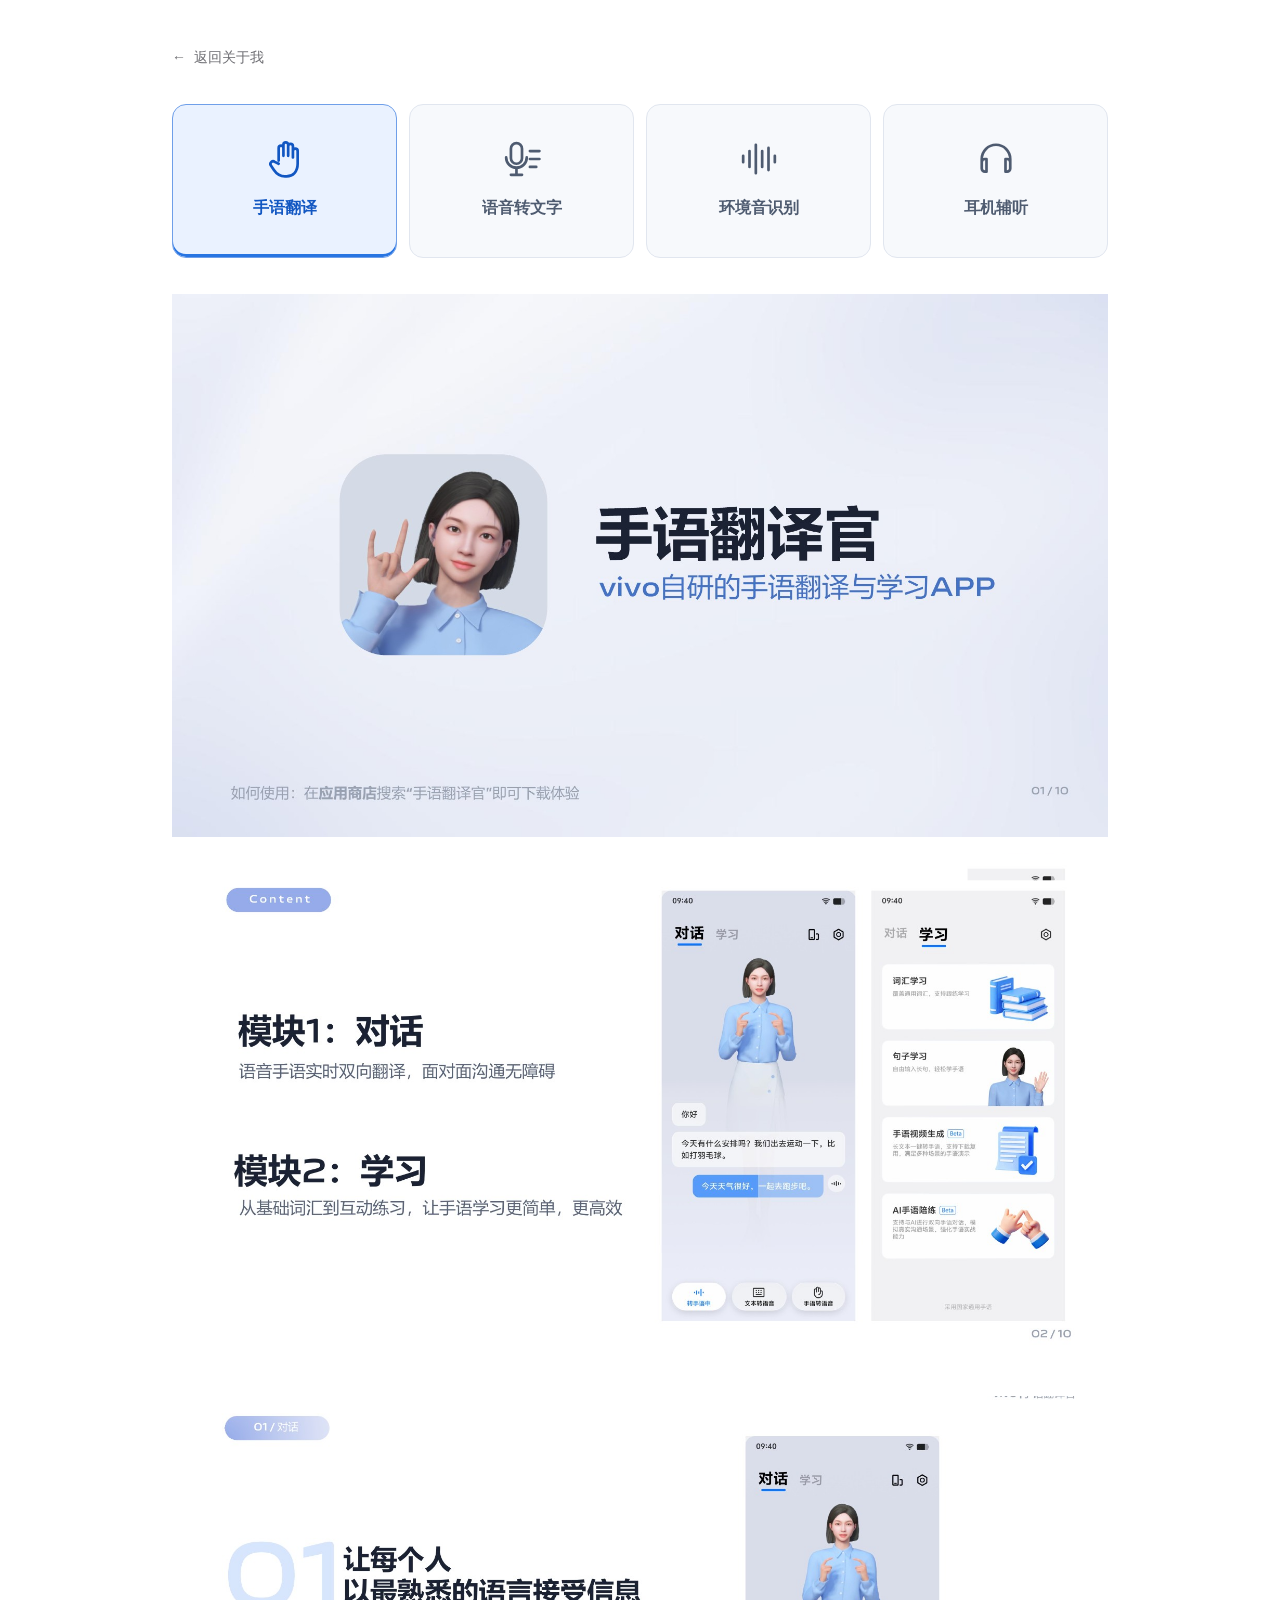
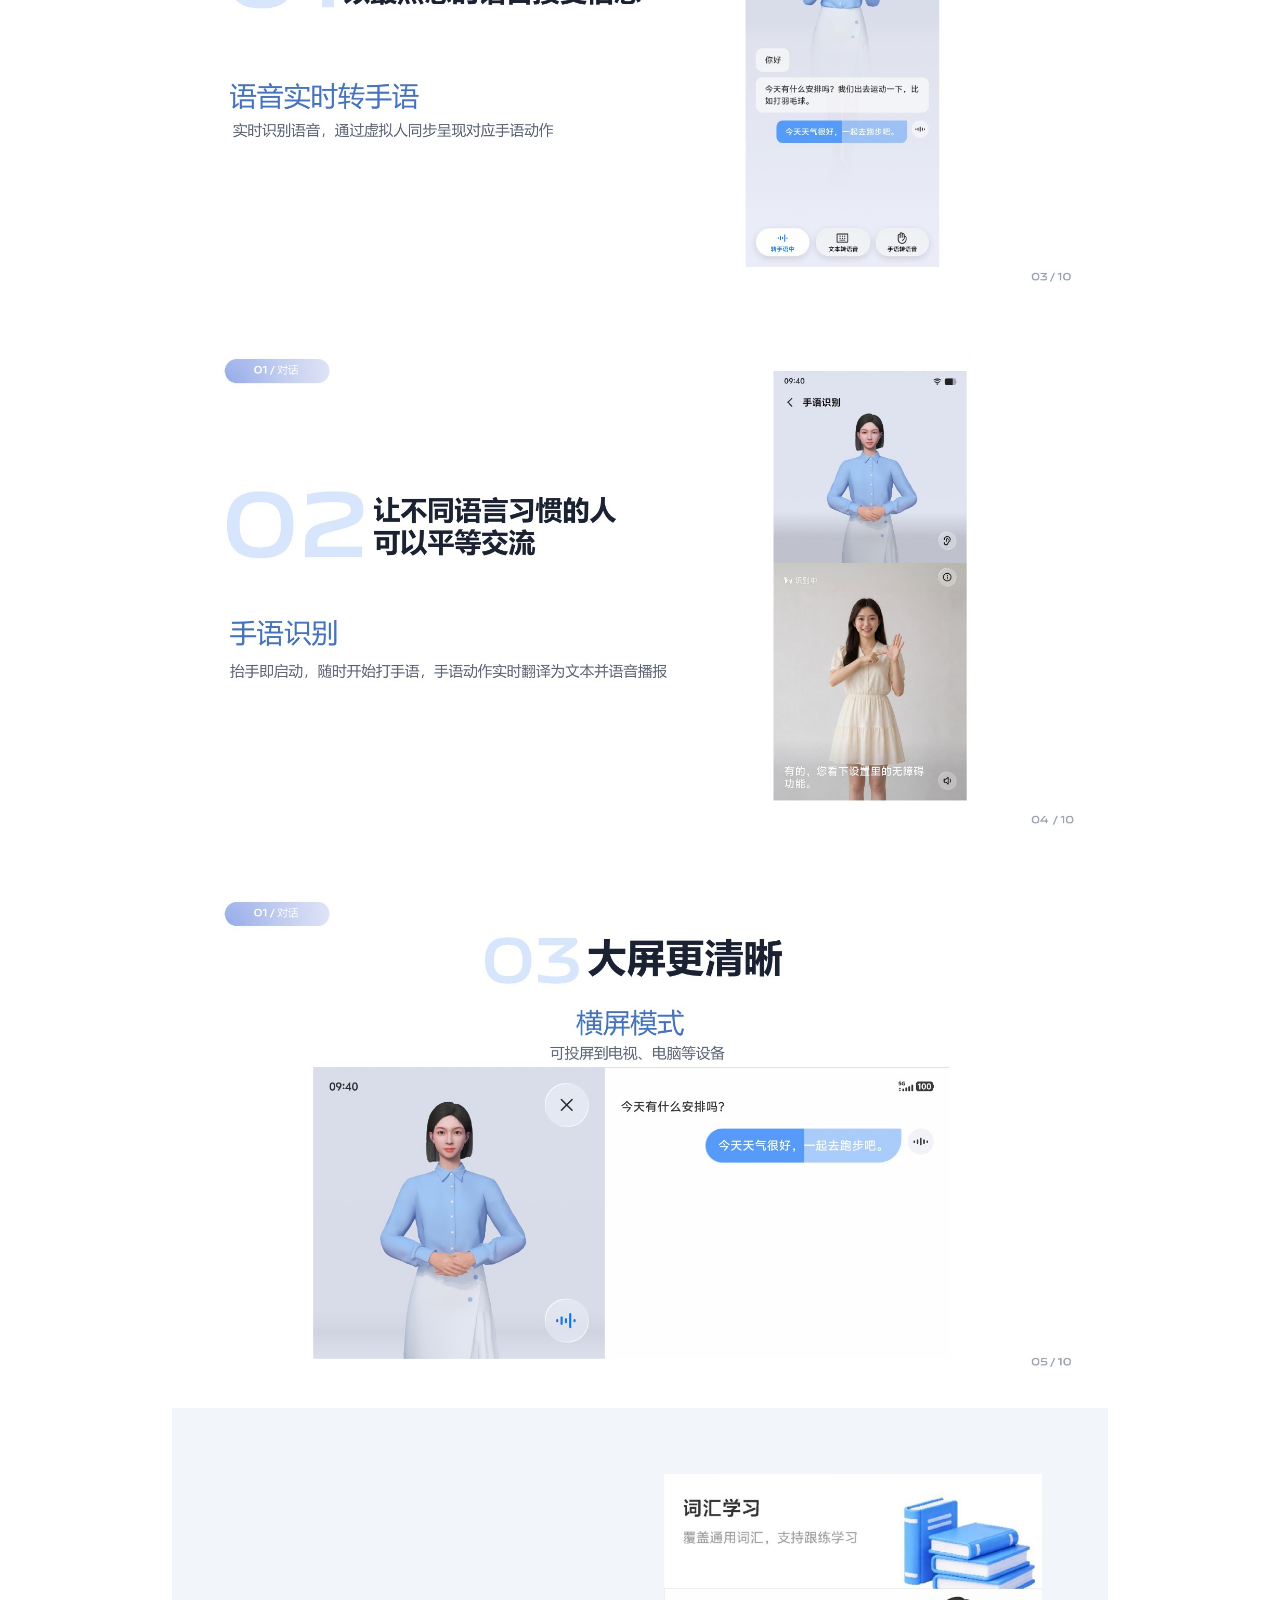
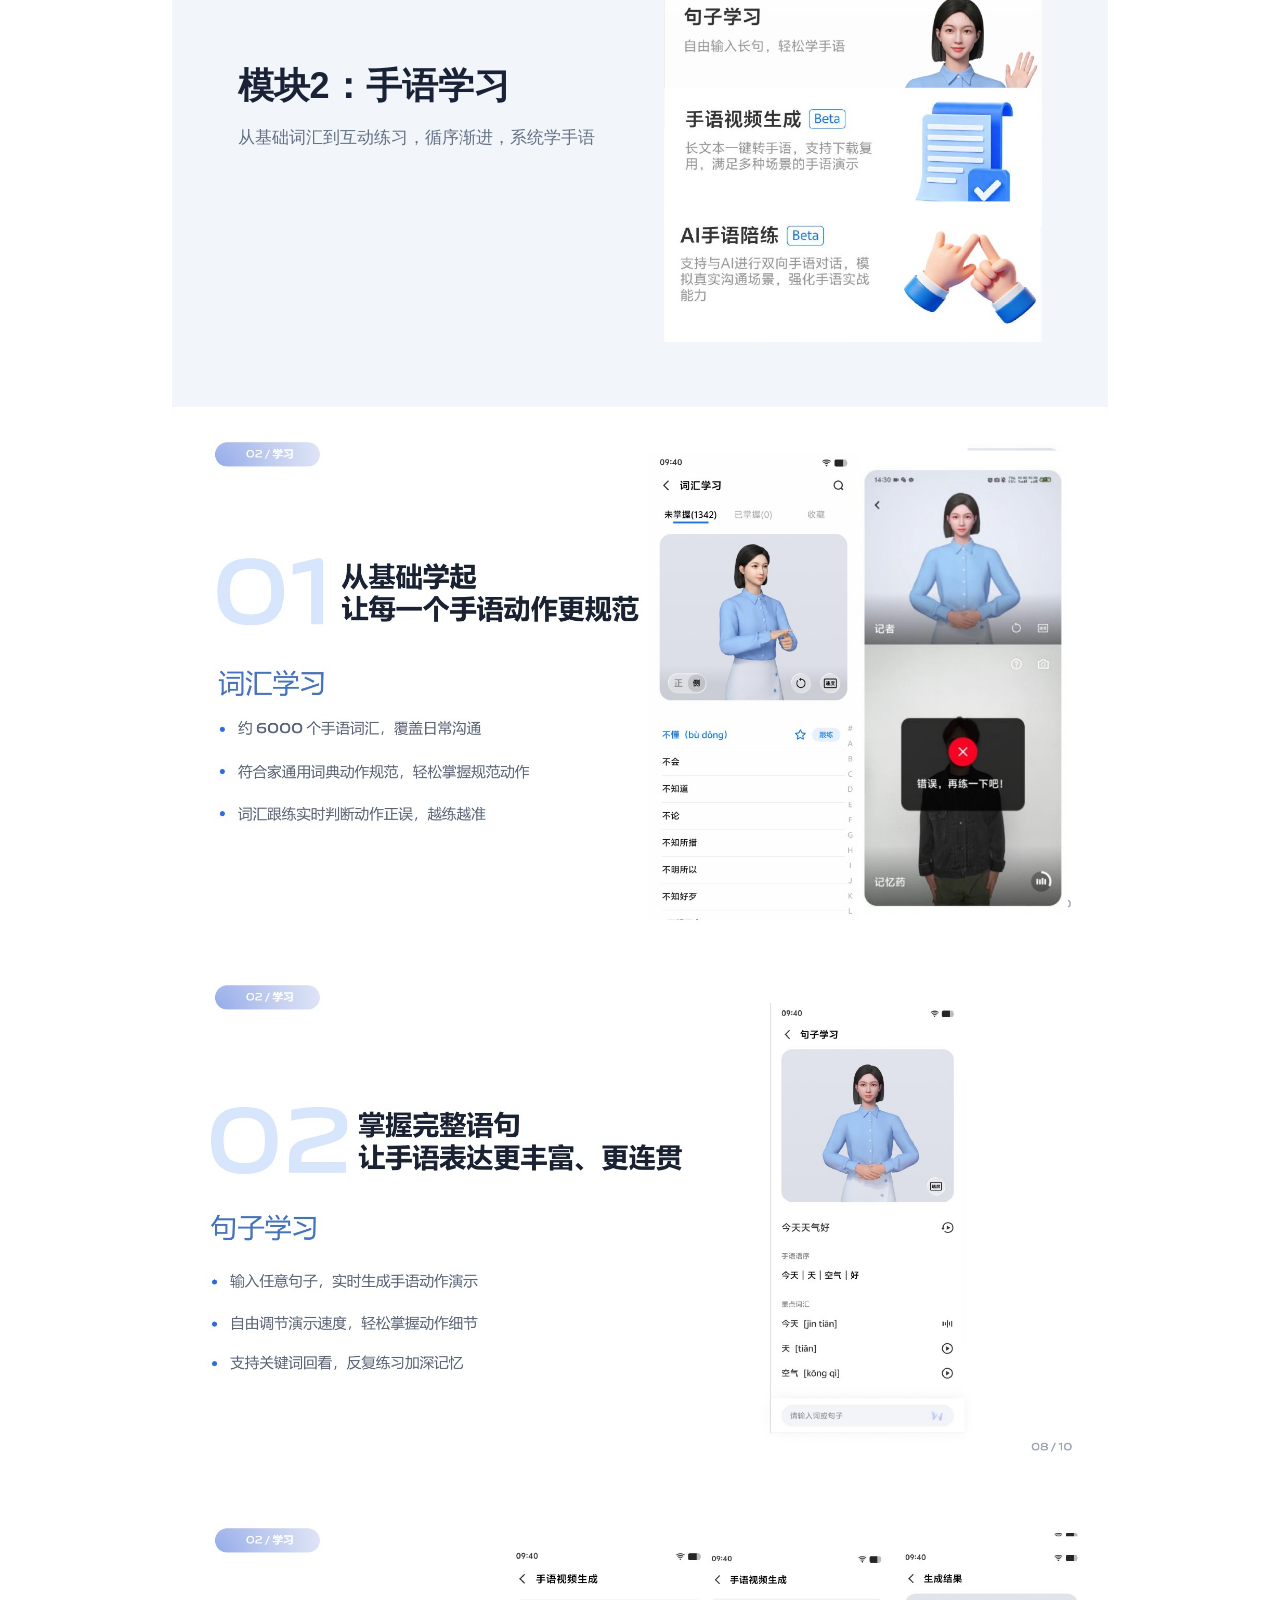
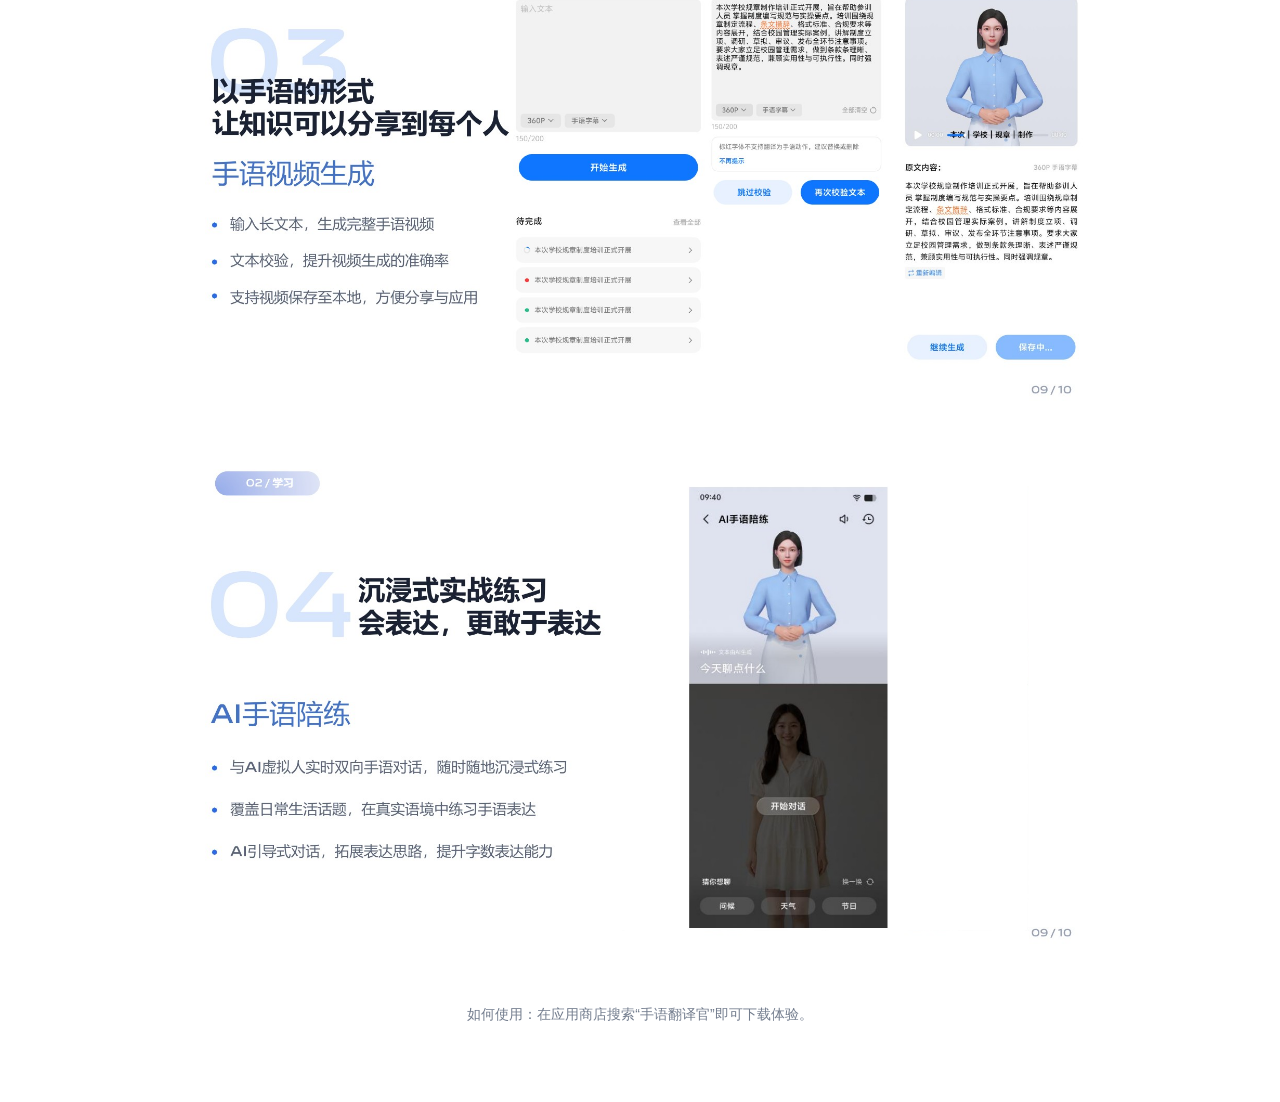
<file: projects/vivo.html>
<!DOCTYPE html>
<html lang="zh-CN">
<head>
  <meta charset="UTF-8" />
  <meta name="viewport" content="width=device-width, initial-scale=1.0" />
  <title>vivo 听力辅助 · Tsing</title>
  <meta name="description" content="Tsing 在 vivo 负责的听力辅助产品：语音转文字、环境音识别、手语翻译、耳机辅听。" />
  <link rel="icon" href="../assets/favicon.svg" type="image/svg+xml" />
  <link rel="stylesheet" href="../css/style.css?v=29" />
  <link rel="stylesheet" href="../css/projects.css?v=6" />
  <script src="../js/project-tabs.js?v=2" defer></script>
</head>
<body>
  <main class="case-page case-page--products">
    <a class="case-back" href="../index.html#about"><span aria-hidden="true">←</span> 返回关于我</a>

    <div class="product-tabs" role="tablist" aria-label="vivo 产品" data-product-tabs>
      <button class="product-tab" type="button" role="tab" id="tab-sign-language" aria-controls="panel-sign-language" aria-selected="true" tabindex="0" data-product="sign-language"><svg class="product-tab-icon" viewBox="0 0 24 24" fill="none" stroke="currentColor" stroke-width="1.7" stroke-linecap="round" stroke-linejoin="round" aria-hidden="true"><path d="M8 13V5a1.5 1.5 0 0 1 3 0v5-7a1.5 1.5 0 0 1 3 0v7-6a1.5 1.5 0 0 1 3 0v7-4a1.5 1.5 0 0 1 3 0v8c0 5-3 8-7 8h-1c-3 0-5-1-7-4l-2-3a1.7 1.7 0 0 1 2.5-2.2L8 15"/></svg><span>手语翻译</span></button>
      <button class="product-tab" type="button" role="tab" id="tab-speech-to-text" aria-controls="panel-speech-to-text" aria-selected="false" tabindex="-1" data-product="speech-to-text"><svg class="product-tab-icon" viewBox="0 0 24 24" fill="none" stroke="currentColor" stroke-width="1.7" stroke-linecap="round" stroke-linejoin="round" aria-hidden="true"><rect x="5" y="2" width="7" height="13" rx="3.5"/><path d="M2 11a6.5 6.5 0 0 0 13 0M8.5 17.5V22M5 22h7M17 7h6M17 12h6M17 17h4"/></svg><span>语音转文字</span></button>
      <button class="product-tab" type="button" role="tab" id="tab-sound-recognition" aria-controls="panel-sound-recognition" aria-selected="false" tabindex="-1" data-product="sound-recognition"><svg class="product-tab-icon" viewBox="0 0 24 24" fill="none" stroke="currentColor" stroke-width="1.7" stroke-linecap="round" stroke-linejoin="round" aria-hidden="true"><path d="M2 10v4M6 7v10M10 3v18M14 7v10M18 5v14M22 10v4"/></svg><span>环境音识别</span></button>
      <button class="product-tab" type="button" role="tab" id="tab-hearing-assistance" aria-controls="panel-hearing-assistance" aria-selected="false" tabindex="-1" data-product="hearing-assistance"><svg class="product-tab-icon" viewBox="0 0 24 24" fill="none" stroke="currentColor" stroke-width="1.7" stroke-linecap="round" stroke-linejoin="round" aria-hidden="true"><path d="M3 14v-2a9 9 0 0 1 18 0v2M3 14a2 2 0 0 1 2-2h1v8H5a2 2 0 0 1-2-2v-4ZM21 14a2 2 0 0 0-2-2h-1v8h1a2 2 0 0 0 2-2v-4Z"/></svg><span>耳机辅听</span></button>
    </div>

    <!-- Replace each panel's case-empty block with the supplied product introduction. -->
    <section class="product-panel" role="tabpanel" id="panel-speech-to-text" aria-labelledby="tab-speech-to-text" tabindex="0" hidden>
      <h1 class="product-title">语音转文字</h1>
      <div class="case-empty">
        <p class="case-empty-title">产品介绍待补充</p>
        <p class="case-empty-note">详细介绍将在这里更新。</p>
      </div>
    </section>
    <section class="product-panel" role="tabpanel" id="panel-sound-recognition" aria-labelledby="tab-sound-recognition" tabindex="0" hidden>
      <h1 class="product-title">环境音识别</h1>
      <div class="case-empty">
        <p class="case-empty-title">产品介绍待补充</p>
        <p class="case-empty-note">详细介绍将在这里更新。</p>
      </div>
    </section>
    <section class="product-panel" role="tabpanel" id="panel-hearing-assistance" aria-labelledby="tab-hearing-assistance" tabindex="0" hidden>
      <h1 class="product-title">耳机辅听</h1>
      <div class="case-empty">
        <p class="case-empty-title">产品介绍待补充</p>
        <p class="case-empty-note">详细介绍将在这里更新。</p>
      </div>
    </section>
    <section class="product-panel" role="tabpanel" id="panel-sign-language" aria-labelledby="tab-sign-language" tabindex="0">
      <div class="sign-introduction">
        <div class="sign-page">
          <img src="../assets/sign-language/01.jpg" alt="手语翻译官介绍：封面" />
          <img class="sign-header-cover" src="../assets/sign-language/01.jpg" alt="" aria-hidden="true" />
        </div>
        <div class="sign-page">
          <img src="../assets/sign-language/02.jpg" alt="手语翻译官介绍：产品模块" loading="lazy" />
          <img class="sign-header-cover" src="../assets/sign-language/02.jpg" alt="" aria-hidden="true" loading="lazy" />
        </div>
        <div class="sign-page">
          <img src="../assets/sign-language/03.jpg" alt="手语翻译官介绍：语音实时转手语" loading="lazy" />
          <img class="sign-header-cover" src="../assets/sign-language/03.jpg" alt="" aria-hidden="true" loading="lazy" />
        </div>
        <div class="sign-page">
          <img src="../assets/sign-language/04.jpg" alt="手语翻译官介绍：手语识别" loading="lazy" />
          <img class="sign-header-cover" src="../assets/sign-language/04.jpg" alt="" aria-hidden="true" loading="lazy" />
        </div>
        <div class="sign-page">
          <img src="../assets/sign-language/05.jpg" alt="手语翻译官介绍：横屏模式" loading="lazy" />
          <img class="sign-header-cover" src="../assets/sign-language/05.jpg" alt="" aria-hidden="true" loading="lazy" />
        </div>
        <div class="sign-page sign-learning">
          <div class="sign-learning-copy">
            <h2>模块2：手语学习</h2>
            <p>从基础词汇到互动练习，循序渐进，系统学手语</p>
          </div>
          <div class="sign-learning-panel" role="img" aria-label="词汇学习：覆盖通用词汇，支持跟练学习；句子学习：自由输入长句，轻松学手语；手语视频生成 Beta：长文本一键转手语，支持下载复用，满足多种场景的手语演示；AI手语陪练 Beta：支持与AI进行双向手语对话，模拟真实沟通场景，强化手语实战能力。">
            <img src="../assets/sign-language/06.jpg" alt="" aria-hidden="true" loading="lazy" />
          </div>
        </div>
        <div class="sign-page">
          <img src="../assets/sign-language/07.jpg" alt="手语翻译官介绍：词汇学习" loading="lazy" />
          <img class="sign-header-cover" src="../assets/sign-language/07.jpg" alt="" aria-hidden="true" loading="lazy" />
        </div>
        <div class="sign-page">
          <img src="../assets/sign-language/08.jpg" alt="手语翻译官介绍：句子学习" loading="lazy" />
          <img class="sign-header-cover" src="../assets/sign-language/08.jpg" alt="" aria-hidden="true" loading="lazy" />
        </div>
        <div class="sign-page">
          <img src="../assets/sign-language/09.jpg" alt="手语翻译官介绍：手语视频生成" loading="lazy" />
          <img class="sign-header-cover" src="../assets/sign-language/09.jpg" alt="" aria-hidden="true" loading="lazy" />
        </div>
        <div class="sign-page">
          <img src="../assets/sign-language/10.jpg" alt="手语翻译官介绍：AI手语陪练" loading="lazy" />
          <img class="sign-header-cover" src="../assets/sign-language/10.jpg" alt="" aria-hidden="true" loading="lazy" />
          <span class="sign-duplicate-cover" aria-hidden="true"></span>
          <img class="sign-practice-shift" src="../assets/sign-language/10.jpg" alt="" aria-hidden="true" loading="lazy" />
        </div>
        <p class="sign-usage">如何使用：在应用商店搜索“手语翻译官”即可下载体验。</p>
      </div>
    </section>
  </main>
</body>
</html>
</file>
<file: css/style.css>
/* ============================================================
   个人网站样式表
   - 风格：干净的白底 + 少量彩色点缀（Google / Apple 官网感）
   - 点缀色与头像设计稿一致：蓝 #4285F4 红 #EA4335 黄 #FBBC05 绿 #34A853
   - 卡片用阴影呈现，不用描边；区块之间靠留白分隔
   - 想调色：改下面 :root 里的变量即可
   ============================================================ */

:root {
  --bg: #ffffff;
  --ink: #1d1d1f;        /* 主文字色 */
  --ink-2: #6e6e73;      /* 次要文字：灰 */
  --ink-3: #a1a1a6;      /* 更浅的灰：备注、日期 */
  --line: #e8e8ed;       /* 仅用于地图等插画内部 */
  --panel: #f5f5f7;      /* 浅灰面板：演示窗口内部、胶囊底色 */

  --blue: #1a73e8;       /* 主点缀色：按钮、链接（Google 交互蓝） */
  --blue-dark: #1765cc;  /* 按钮悬停 */
  --blue-soft: #e8f0fe;  /* 浅蓝底：悬停态 */
  --dot-1: #4285f4;      /* 四色圆点（与头像一致） */
  --dot-2: #ea4335;
  --dot-3: #fbbc05;
  --dot-4: #34a853;

  --shadow-sm: 0 1px 2px rgba(0, 0, 0, 0.03), 0 6px 16px rgba(0, 0, 0, 0.06);
  --shadow-md: 0 2px 4px rgba(0, 0, 0, 0.03), 0 16px 36px rgba(0, 0, 0, 0.09);
  --shadow-lg: 0 4px 8px rgba(0, 0, 0, 0.04), 0 24px 48px rgba(0, 0, 0, 0.12);
  --shadow-btn: 0 1px 2px rgba(26, 115, 232, 0.25), 0 4px 12px rgba(26, 115, 232, 0.25);

  --font-sans: -apple-system, BlinkMacSystemFont, "Helvetica Neue",
               "PingFang SC", "Microsoft YaHei", sans-serif;

  --container: 1040px;
  --radius-card: 18px;
  --radius-pill: 999px;

  /* 每张作品卡演示窗口的统一总高度（含标题栏），保证各卡高度一致 */
  --demo-h: 348px;
}

/* ---------- 基础 ---------- */

* { box-sizing: border-box; margin: 0; padding: 0; }

html {
  scroll-behavior: smooth;
  -webkit-font-smoothing: antialiased;
}

body {
  font-family: var(--font-sans);
  background: var(--bg);
  color: var(--ink);
  font-size: 16px;
  line-height: 1.7;
}

::selection { background: var(--blue-soft); }

.container {
  max-width: var(--container);
  margin: 0 auto;
  padding: 0 24px;
}

a { color: inherit; text-decoration: none; }

img { max-width: 100%; display: block; }

:focus-visible {
  outline: 2px solid var(--blue);
  outline-offset: 3px;
  border-radius: 4px;
}

section { scroll-margin-top: 76px; }

/* ---------- Hero：已选中的居中宣言与捧球人物 ---------- */
.hero { padding: 16px 0 24px; }
.hero-meta {
  display: flex;
  align-items: center;
  justify-content: space-between;
  max-width: 1586px;
  margin: 0 auto 20px;
  padding-inline: clamp(24px, 7.3vw, 116px);
  line-height: 1.2;
}
.hero-signature { font-size: 22px; font-weight: 750; letter-spacing: -.025em; }
.hero-location { display: inline-flex; align-items: center; gap: 6px; font-size: 15px; color: var(--ink-2); }
.hero-location svg { flex: none; }
.hero-grid {
  --hero-type: clamp(32px, min(8vw, 7.2svh), 82px);
  display: flex;
  flex-direction: column;
  align-items: center;
  text-align: center;
}
.hero-copy { max-width: 100%; }
.hero-title {
  font-family: Arial, Helvetica, sans-serif;
  font-size: var(--hero-type);
  font-weight: 900;
  letter-spacing: -.055em;
  line-height: .93;
}
.hero-line { display: block; white-space: nowrap; }
.hero-period {
  display: inline-block;
  width: .25em;
  height: .25em;
  margin-left: .08em;
  border-radius: 50%;
  background: var(--dot-3);
  color: transparent;
  overflow: hidden;
}
/* CSS takes the approved character's exact pixels from the selected Demo.
   Crop: x=620, y=400, width=330, height=455 in the 1586×992 source. */
.hero-visual {
  position: relative;
  width: clamp(120px, min(17.4vw, 22svh), 270px);
  aspect-ratio: 330 / 455;
  overflow: hidden;
  margin-top: 8px;
}
.hero-character {
  position: absolute;
  width: 480.606061%;
  max-width: none;
  height: auto;
  left: -187.878788%;
  top: -87.912088%;
}
.hero-blink { position: absolute; inset: 0; width: 100%; height: 100%; pointer-events: none; }
.hero-eyelid {
  clip-path: inset(0 0 100% 0);
  animation: hero-blink 3s ease-in-out infinite;
}
.hero-closed-eye { fill: none; stroke: #151515; stroke-width: 2.2; stroke-linecap: round; stroke-linejoin: round; }
@keyframes hero-blink {
  0%, 92%, 100% { clip-path: inset(0 0 100% 0); }
  94.6667%, 97.3333% { clip-path: inset(0); }
}
.hero-sub {
  display: flex;
  align-items: baseline;
  justify-content: center;
  gap: 6px;
  margin-top: 4px;
  font-size: clamp(15px, 1.15vw, 18px);
  line-height: 1.4;
  color: var(--ink);
}
.hero-name { font-weight: 400; }
.hero-role { white-space: nowrap; }
.hero-scroll-hint {
  display: flex;
  align-items: center;
  gap: 8px;
  margin-top: 16px;
  font-size: clamp(14px, 1vw, 16px);
  line-height: 1.5;
}
.hero-scroll-hint svg { flex: none; }

/* ---------- 作品 / 关于我 切换（分段控件） ---------- */

[hidden] { display: none !important; }

.view-switch {
  display: inline-flex;
  gap: 4px;
  background: var(--panel);
  border-radius: var(--radius-pill);
  padding: 4px;
  margin-bottom: 12px;
}

.switch-btn {
  font-family: inherit;
  font-size: 15px;
  font-weight: 600;
  letter-spacing: 0.01em;
  color: var(--ink-2);
  background: transparent;
  border: none;
  border-radius: var(--radius-pill);
  padding: 9px 28px;
  cursor: pointer;
  transition: color 0.2s ease, background 0.2s ease, box-shadow 0.2s ease;
}

.switch-btn:hover { color: var(--ink); }

/* 活动段：白色浮起（阴影，不描边） */
.switch-btn.is-active {
  color: var(--ink);
  background: #fff;
  box-shadow: var(--shadow-sm);
}

/* ---------- 区块通用 ---------- */

.section { padding: 48px 0 84px; }
.section.panel { padding-top: 16px; }

.section-head {
  display: flex;
  align-items: baseline;
  gap: 18px;
  margin-bottom: 40px;
}

.section-title {
  font-size: clamp(1.5rem, 3vw, 2rem);
  font-weight: 700;
  letter-spacing: -0.01em;
}

.section-note {
  font-size: 14px;
  color: var(--ink-3);
}

/* ---------- 作品卡：左边可视化窗口 + 右边信息栏 ---------- */

/* 作品列表用等高网格：每行自动取最高卡的高度，任何宽度下卡片都严格等高 */
#tools .container {
  display: grid;
  grid-auto-rows: 1fr;
  row-gap: 46px;
}

/* 每张卡一个点缀色：序号与卖点圆点跟着变色 */
.work {
  --work-accent: var(--dot-1);
  background: var(--bg);
  border-radius: var(--radius-card);
  overflow: hidden;
  box-shadow: var(--shadow-md);
  display: grid;
  grid-template-columns: minmax(0, 1.18fr) minmax(0, 1fr);
  transition: box-shadow 0.25s ease, transform 0.25s ease;
}

.work:nth-of-type(2) { --work-accent: var(--dot-2); }
.work:nth-of-type(3) { --work-accent: var(--dot-3); }
.work:nth-of-type(4) { --work-accent: var(--dot-4); }
.work:nth-of-type(5) { --work-accent: var(--dot-1); }
.work.work-news { --work-accent: #e02d1b; }
.work.work-archive { --work-accent: var(--dot-2); }
.work.work-video { --work-accent: var(--dot-3); }

.work:hover {
  box-shadow: var(--shadow-lg);
  transform: translateY(-3px);
}

/* 左栏：可视化窗口（截图 / GIF / 视频），高度跟随整卡，最低 --demo-h */
.window {
  display: flex;
  flex-direction: column;
  min-height: var(--demo-h);
  background: var(--bg);
}

.window-bar {
  flex: none;
  display: flex;
  align-items: center;
  gap: 6px;
  padding: 12px 18px;
  background: var(--panel);
}

.window-bar i {
  width: 10px;
  height: 10px;
  border-radius: 50%;
  background: #dcdce1;
  flex: none;
}

.window-bar span {
  margin-left: 8px;
  font-size: 12px;
  color: var(--ink-3);
  overflow: hidden;
  text-overflow: ellipsis;
  white-space: nowrap;
}

/* 产品可视化：截图 / GIF（<img>）与介绍视频（<video>）通用，铺满左栏 */
.window-media {
  display: block;
  width: 100%;
  flex: 1;
  min-height: 0;
  object-fit: cover;
  object-position: top;
}

/* TaskArchive：保持原图比例并完整呈现内容 */
.work-archive .window-media,
.work-behavior .window-media { object-fit: contain; object-position: center; background: #fff; }

/* ChatNote：展示对话与文档，填满卡片左侧 */
.chatnote-media { position: relative; flex: 1; min-height: 250px; overflow: hidden; }
.chatnote-media img { position: absolute; inset: 0; width: 100%; height: 100%; object-fit: fill; }

/* 右栏：序号 + 名称 + 一句话介绍 + 三个卖点 + 入口 */
.work-info {
  padding: 28px 30px 30px;
  display: flex;
  flex-direction: column;
  align-items: flex-start;
}

.work-no {
  font-size: 13px;
  font-weight: 800;
  letter-spacing: 0.02em;
  color: var(--work-accent);
}

.work-name {
  margin-top: 10px;
  font-size: 1.3rem;
  font-weight: 700;
  letter-spacing: -0.01em;
}

.work-desc {
  margin-top: 8px;
  font-size: 15px;
  color: var(--ink-2);
}

.work-points {
  list-style: none;
  margin-top: 18px;
  margin-bottom: 26px;
  display: flex;
  flex-direction: column;
  gap: 10px;
}

.work-points li {
  position: relative;
  padding-left: 20px;
  font-size: 14px;
  line-height: 1.6;
  color: var(--ink-2);
}

.work-points li::before {
  content: "";
  position: absolute;
  left: 1px;
  top: 0.5em;
  width: 7px;
  height: 7px;
  border-radius: 50%;
  background: var(--work-accent);
}

.work-points strong {
  margin-right: 7px;
  color: var(--ink);
  font-weight: 600;
}

.work-cta {
  display: inline-flex;
  align-items: center;
  gap: 8px;
  /* margin-top:auto 把按钮钉在信息栏底部；最小间距由 .work-points 的下边距兜底 */
  margin-top: auto;
  white-space: nowrap;
  font-size: 14px;
  font-weight: 600;
  color: #fff;
  background: var(--blue);
  border-radius: var(--radius-pill);
  padding: 11px 24px;
  box-shadow: var(--shadow-btn);
  transition: background 0.2s ease, transform 0.2s ease, box-shadow 0.2s ease;
}

.work-cta:hover { background: var(--blue-dark); box-shadow: 0 2px 6px rgba(26,115,232,.3), 0 8px 20px rgba(26,115,232,.3); }
.work-cta:active { transform: scale(0.97); }
.chatnote-cta { background: #197354; box-shadow: 0 4px 14px rgba(25, 115, 84, .24); }
.chatnote-cta:hover { background: #125b41; box-shadow: 0 6px 18px rgba(25, 115, 84, .3); }
.work-news .work-cta { background: #e02d1b; box-shadow: 0 4px 14px rgba(224, 45, 27, .24); }
.work-news .work-cta:hover { background: #b32112; box-shadow: 0 6px 18px rgba(179, 33, 18, .3); }

.work-cta .arr { font-weight: 400; transition: transform 0.2s ease; }
.work-cta:hover .arr { transform: translateX(3px); }

/* 占位态：还没有真实链接时，按钮退化为灰色胶囊，不可点击 */
.work-cta.is-soon {
  background: var(--panel);
  color: var(--ink-3);
  box-shadow: none;
  cursor: default;
  font-weight: 500;
}
.work-cta.is-soon:hover,
.work-cta.is-soon:active { background: var(--panel); box-shadow: none; transform: none; }

/* ---------- 各工具的演示画面（纯 CSS 示意图，可直接整块换成 <img> 截图） ---------- */

/* 通用示意线条 */
.mock-line {
  height: 10px;
  border-radius: 5px;
  background: #e8e8ed;
}
.mock-line.is-title { height: 16px; background: #d5d5da; }
.w-45 { width: 45%; } .w-60 { width: 60%; }
.w-75 { width: 75%; } .w-90 { width: 90%; }

/* 01 PPT Maker：左侧大纲 + 右侧幻灯片（用底色区分，不用线） */
.ppt-body {
  flex: 1;
  min-height: 0;
  display: grid;
  grid-template-columns: 168px 1fr;
}

.ppt-side {
  background: var(--panel);
  padding: 20px 14px;
  display: flex;
  flex-direction: column;
  gap: 12px;
}

.ppt-row {
  height: 12px;
  border-radius: 6px;
  background: #dcdce1;
}
.ppt-row.is-active { background: #c8c8cd; position: relative; }
.ppt-row.is-active::before {
  content: "";
  position: absolute;
  left: -14px;
  top: -3px;
  bottom: -3px;
  width: 3px;
  border-radius: 2px;
  background: var(--blue);
}

.ppt-slide {
  position: relative;
  padding: 36px 38px;
  display: flex;
  flex-direction: column;
  justify-content: center;
  gap: 14px;
  align-items: flex-start;
}

/* 生成按钮钉在幻灯片区右下角，骨架线条组垂直居中 */
.ppt-generate {
  position: absolute;
  right: 38px;
  bottom: 36px;
  font-size: 12px;
  font-weight: 600;
  color: var(--blue);
  background: var(--blue-soft);
  border-radius: var(--radius-pill);
  padding: 6px 16px;
}

/* 02 旅行规划：地图 + 四色路线点 */
.trip-map {
  position: relative;
  flex: 1;
  min-height: 0;
  background:
    linear-gradient(var(--line) 1px, transparent 1px),
    linear-gradient(90deg, var(--line) 1px, transparent 1px);
  background-size: 44px 44px;
  background-color: #fafafc;
  background-position: center;
}

.trip-map .route { position: absolute; inset: 0; width: 100%; height: 100%; }
.trip-map .route path {
  stroke: var(--ink-3);
  stroke-width: 0.7;
  stroke-dasharray: 2.4 2;
}

/* 图钉 D1–D4 依次四色 */
.pin {
  position: absolute;
  left: var(--x);
  top: var(--y);
  transform: translate(-50%, -50%);
  font-size: 11px;
  font-weight: 700;
  color: #fff;
  background: var(--dot-1);
  border-radius: 50%;
  width: 34px;
  height: 34px;
  display: grid;
  place-items: center;
  box-shadow: 0 4px 10px rgba(0, 0, 0, 0.18);
}

.trip-map .pin:nth-of-type(2) { background: var(--dot-2); }
.trip-map .pin:nth-of-type(3) { background: var(--dot-3); color: #5f4400; }
.trip-map .pin:nth-of-type(4) { background: var(--dot-4); }

.trip-chips {
  display: flex;
  gap: 10px;
  padding: 18px 20px;
}

.chip {
  font-size: 12px;
  color: var(--ink-2);
  background: var(--panel);
  border-radius: var(--radius-pill);
  padding: 6px 15px;
}

/* 03 字幕剪辑：视频画面 + 时间轴 + 波形 */
.video-frame {
  position: relative;
  flex: 1;
  min-height: 0;
  background: #1d1d1f;
  display: grid;
  place-items: center;
}

.play-btn {
  color: rgba(255, 255, 255, 0.9);
  font-size: 22px;
  width: 54px;
  height: 54px;
  display: grid;
  place-items: center;
  border: 1.5px solid rgba(255, 255, 255, 0.4);
  border-radius: 50%;
}

.video-sub {
  position: absolute;
  bottom: 18px;
  left: 50%;
  transform: translateX(-50%);
  white-space: nowrap;
  font-size: 13px;
  color: #fff;
  background: rgba(0, 0, 0, 0.55);
  border-radius: 6px;
  padding: 4px 14px;
}

.video-timeline {
  position: relative;
  display: flex;
  gap: 4px;
  height: 44px;
  padding: 10px 16px 0;
}

.clip {
  height: 100%;
  border-radius: 6px;
  background: #dcdce1;
}
.clip.c1 { flex: 3; }
.clip.c2 { flex: 5; opacity: 0.55; }

.playhead {
  position: absolute;
  top: 6px;
  bottom: 0;
  left: 38%;
  width: 2px;
  border-radius: 1px;
  background: var(--blue);
}

.wave {
  display: flex;
  align-items: center;
  gap: 3px;
  height: 40px;
  padding: 0 16px 12px;
}

.wave i {
  flex: 1;
  border-radius: 2px;
  background: #e8e8ed;
  height: calc(10px + var(--h, 20px));
}
.wave i:nth-child(3n)   { --h: 18px; }
.wave i:nth-child(4n)   { --h: 24px; }
.wave i:nth-child(5n)   { --h: 12px; }
.wave i:nth-child(7n)   { --h: 26px; }
.wave i:nth-child(11n)  { --h: 16px; }

/* 04 AI 资讯：消息列表（悬停浅蓝，不用分隔线），行距均分撑满窗口 */
.news-list {
  flex: 1;
  list-style: none;
  padding: 0 8px;
  display: flex;
  flex-direction: column;
  justify-content: space-evenly;
}

.news-row {
  display: grid;
  grid-template-columns: 52px 1fr auto;
  align-items: center;
  gap: 16px;
  padding: 13px 14px;
  border-radius: 12px;
  font-size: 14px;
  transition: background 0.15s ease;
}
.news-row:hover { background: #f8f9fb; }

.news-date {
  font-size: 12px;
  color: var(--ink-3);
  font-variant-numeric: tabular-nums;
}

.news-title {
  overflow: hidden;
  text-overflow: ellipsis;
  white-space: nowrap;
  color: var(--ink);
}

.news-src {
  font-size: 11px;
  color: var(--ink-2);
  background: var(--panel);
  border-radius: var(--radius-pill);
  padding: 3px 11px;
}

/* 02 ChatNote：左侧 ChatGPT 对话 + 右侧 Markdown 笔记，中间可拖分栏 */
.cn-body {
  flex: 1;
  min-height: 0;
  display: grid;
  grid-template-columns: minmax(0, 1fr) 3px minmax(0, 42%);
}

.cn-chat {
  padding: 24px 22px;
  display: flex;
  flex-direction: column;
  justify-content: center;
  gap: 16px;
}

.cn-msg { display: flex; flex-direction: column; gap: 7px; }

/* 用户消息：右对齐胶囊 */
.cn-msg.is-user span {
  align-self: flex-end;
  max-width: 86%;
  font-size: 12px;
  line-height: 1.5;
  color: var(--ink-2);
  background: var(--panel);
  border-radius: 14px 14px 4px 14px;
  padding: 8px 14px;
}

/* AI 回复里的迷你表格：表头行加深 */
.cn-table {
  display: grid;
  grid-template-columns: repeat(3, 1fr);
  gap: 4px;
  width: 92%;
}
.cn-table i {
  height: 12px;
  border-radius: 4px;
  background: #ececf1;
}
.cn-table i:nth-child(-n+3) { background: #d5d5da; }

/* 被选中的回复：线条染成选择蓝 */
.cn-msg.is-selected .mock-line { background: #d2e3fc; }

/* 选中后浮出的摘录按钮 */
.cn-excerpt {
  align-self: flex-end;
  font-size: 11px;
  font-weight: 600;
  color: var(--blue);
  background: var(--blue-soft);
  border-radius: var(--radius-pill);
  padding: 5px 13px;
  margin-top: -6px;
}

/* 分栏拖动条：细线 + 抓手 */
.cn-divider { position: relative; background: var(--line); }
.cn-divider i {
  position: absolute;
  left: 50%;
  top: 50%;
  transform: translate(-50%, -50%);
  width: 3px;
  height: 36px;
  border-radius: 2px;
  background: #c3c3c9;
}

/* 右侧笔记：浅灰底 + 标题 + 待办 + 刚摘录进来的引用块 */
.cn-note {
  background: var(--panel);
  padding: 24px 20px;
  display: flex;
  flex-direction: column;
  justify-content: center;
  gap: 12px;
}

.cn-note .mock-line { background: #dcdce1; }

.cn-todo { display: flex; align-items: center; gap: 9px; }

/* 已勾选的待办：绿色小方块 + 白色对勾 */
.cn-check {
  flex: none;
  width: 14px;
  height: 14px;
  border-radius: 4px;
  background: var(--dot-4);
  position: relative;
}
.cn-check::after {
  content: "";
  position: absolute;
  left: 4px;
  top: 2px;
  width: 4px;
  height: 7px;
  border: solid #fff;
  border-width: 0 1.6px 1.6px 0;
  transform: rotate(40deg);
}
.cn-check-line { width: 72%; }

/* 引用块：白底浮起，线条与左侧选中内容同色，暗示「刚摘录进来」 */
.cn-quote {
  background: #fff;
  border-radius: 8px;
  box-shadow: var(--shadow-sm);
  padding: 12px;
  display: flex;
  flex-direction: column;
  gap: 8px;
}
.cn-quote .mock-line { background: #d2e3fc; }

/* ---------- 关于我 ---------- */

/* 首行：角色；第二行：位置与联系方式 */
.about-head {
  display: flex;
  flex-direction: column;
  align-items: flex-start;
  gap: 16px;
}

.about-role {
  font-size: 24px;
  font-weight: 750;
  letter-spacing: -.01em;
}

.about-role span {
  font-size: 15px;
  font-weight: 500;
  color: var(--ink-3);
  letter-spacing: 0;
}

.about-head-meta {
  display: flex;
  flex-wrap: wrap;
  align-items: center;
  gap: 10px;
}

.about-meta-item {
  display: inline-flex;
  align-items: center;
  gap: 7px;
  font-size: 14px;
  font-weight: 500;
  color: var(--ink-2);
  background: var(--panel);
  border-radius: var(--radius-pill);
  padding: 9px 16px;
  transition: background 0.2s ease, color 0.2s ease;
}

a.about-meta-item:hover {
  color: var(--blue);
  background: var(--blue-soft);
}

.about-meta-item svg { flex: none; }

.about-intro { margin-top: 26px; max-width: 64ch; }
.about-greeting { font-size: 17px; font-weight: 600; line-height: 1.85; }
.about-intro-text { margin-top: 12px; font-size: 17px; line-height: 1.85; color: var(--ink-2); }

/* 经历：一张张悬浮小卡片 */
.exp-title {
  font-size: 1.05rem;
  font-weight: 700;
  margin-top: 44px;
  padding-bottom: 18px;
}

.exp-title span {
  font-size: 12px;
  font-weight: 500;
  color: var(--ink-3);
  letter-spacing: 0.06em;
}

.exp-list {
  display: flex;
  flex-direction: column;
  gap: 14px;
}

.exp-item {
  display: grid;
  grid-template-columns: 110px 1fr auto;
  gap: 18px;
  align-items: baseline;
  padding: 20px 24px;
  background: var(--bg);
  border-radius: var(--radius-card);
  box-shadow: var(--shadow-sm);
  transition: box-shadow 0.2s ease, transform 0.2s ease;
}

.exp-item:hover {
  box-shadow: var(--shadow-md);
  transform: translateY(-2px);
}

.exp-time {
  font-size: 13px;
  color: var(--ink-3);
  font-variant-numeric: tabular-nums;
  white-space: nowrap;
}

/* 行末灰色标记：如「实习」 */
.exp-tag {
  font-size: 12px;
  color: var(--ink-3);
  letter-spacing: 0.04em;
  white-space: nowrap;
}

.exp-role {
  font-size: 15px;
  font-weight: 700;
}

.exp-desc {
  margin-top: 3px;
  font-size: 14px;
  color: var(--ink-2);
  max-width: 64ch;
}

.exp-link {
  font-size: 15px;
  color: var(--ink-3);
  transition: color 0.2s ease;
}
.exp-link:hover { color: var(--blue); }
.exp-project-link {
  display: inline-flex;
  align-items: center;
  gap: 8px;
  margin-top: 10px;
  min-height: 32px;
  font-size: 14px;
  font-weight: 500;
  color: var(--blue);
}
.exp-project-link:hover { text-decoration: underline; text-underline-offset: 4px; }

/* ---------- 文章（预留区块样式） ---------- */

.post-row {
  display: grid;
  grid-template-columns: 110px 1fr;
  gap: 18px;
  align-items: baseline;
  padding: 18px 24px;
  border-radius: var(--radius-card);
  box-shadow: var(--shadow-sm);
  transition: box-shadow 0.2s ease;
}
.post-row:hover { box-shadow: var(--shadow-md); }

.post-date { font-size: 13px; color: var(--ink-3); font-variant-numeric: tabular-nums; }
.post-title { font-size: 15px; font-weight: 600; }

/* ---------- 页脚 ---------- */

.site-footer {
  padding: 30px 0 40px;
}

.footer-inner {
  display: flex;
  justify-content: space-between;
  align-items: baseline;
  gap: 16px;
  font-size: 13px;
  color: var(--ink-3);
}

.footer-note { font-size: 12px; }

/* 内容直接可见，保留系统减少动态效果设置。 */

@media (prefers-reduced-motion: reduce) {
  .hero-blink { display: none; }
  .hero-eyelid { animation: none; }
  html { scroll-behavior: auto; }
  .window, .work-cta, .about-meta-item, .exp-item, .news-row, .post-row,
  .exp-link, .work,
  .hero-character { transition: none; }
}

/* ---------- 响应式 ---------- */

@media (max-height: 650px) and (min-width: 641px) {
  .hero { padding: 8px 0 16px; }
  .hero-grid { --hero-type: clamp(32px, min(8vw, 6.6svh), 56px); }
  .hero-visual { width: clamp(98px, 20svh, 140px); }
}

@media (max-width: 640px) {
  :root { --demo-h: 280px; }

  .hero-meta { padding-inline: 24px; margin-bottom: 16px; }
  .hero-signature { font-size: 20px; }
  .hero-location { font-size: 14px; }
  .hero { padding: 16px 0 20px; }
  .hero-grid { --hero-type: clamp(32px, min(10.3vw, 7.2svh), 56px); }
  .hero-visual { width: clamp(120px, min(43vw, 22svh), 220px); }
  .hero-sub { font-size: 15px; }
  .hero-scroll-hint { margin-top: 14px; font-size: 15px; }

  /* 左右卡片在窄屏退回上下结构：可视化在上、信息在下 */
  #tools .container { row-gap: 36px; }
  .work { grid-template-columns: 1fr; }
  .work-info { padding: 22px 22px 24px; }
  .work-points { gap: 8px; }

  .ppt-body { grid-template-columns: 1fr; }
  .ppt-slide { padding: 22px 24px; gap: 11px; }
  .ppt-generate { right: 24px; bottom: 22px; }
  .ppt-side {
    flex-direction: row;
    overflow: hidden;
    padding: 14px;
  }
  .ppt-row { flex: 1; min-width: 24px; }

  .cn-body { grid-template-columns: minmax(0, 1fr) 3px minmax(0, 46%); }
  .cn-chat { padding: 16px 14px; gap: 12px; }
  .cn-msg.is-user span { font-size: 11px; padding: 6px 12px; }
  .cn-note { padding: 16px 14px; gap: 10px; }
  .cn-check-line { width: 60%; }

  .exp-item { grid-template-columns: 1fr auto; }
  .exp-time { grid-column: 1 / -1; }

  .about-role { font-size: 21px; }
  .about-intro-text { font-size: 16px; }

  .footer-inner { flex-direction: column; gap: 4px; }
}
</file>
<file: chatnote/style.css>
:root{--ink:#21352e;--muted:#758079;--green:#197354;--soft:#edf5f0;--line:#e5ebe7;--serif:Georgia,serif}*{box-sizing:border-box}html{scroll-behavior:smooth;scroll-padding-top:40px}body{margin:0;background:#fff;color:var(--ink);font-family:Inter,-apple-system,BlinkMacSystemFont,"Segoe UI","PingFang SC","Microsoft YaHei",sans-serif;-webkit-font-smoothing:antialiased}a{color:inherit;text-decoration:none}button{font:inherit;cursor:pointer}button:focus-visible,a:focus-visible{outline:3px solid #7ab69b;outline-offset:5px}.wrap{width:min(1160px,calc(100% - 96px));margin:auto}.site-header{height:100px;display:flex;align-items:center;justify-content:space-between;max-width:1360px;margin:auto;padding:0 48px}.brand{display:flex;align-items:center;gap:10px;font-size:23px;font-weight:650;letter-spacing:-.8px}.button{display:inline-flex;justify-content:center;align-items:center;gap:30px;padding:17px 27px;background:var(--green);color:#fff;border-radius:8px;font-size:16px;font-weight:550;transition:background .2s,transform .2s}.button:hover{background:#115d42;transform:translateY(-2px)}.button.small{font-size:14px;padding:13px 20px;gap:22px}.hero{text-align:center;padding-top:54px}.eyebrow{display:flex;justify-content:center;align-items:center;gap:9px;color:#668074;font-size:13px;letter-spacing:1.5px}.eyebrow>span{width:6px;height:6px;background:var(--green);border-radius:50%}h1{font-size:clamp(48px,5.6vw,76px);line-height:1.28;font-weight:600;letter-spacing:-3px;margin:23px 0}.hero-accent{color:var(--green);position:relative}.hero-accent:after{content:"";position:absolute;bottom:0;left:0;width:100%;height:9px;background:#cbe6d6;transform:rotate(-2deg);z-index:-1;border-radius:30%}.hero-desc{color:#77827b;font-size:17px;line-height:1.9;margin:20px 0 22px}.hero-meta{color:#8b948e;font-size:12px;display:flex;gap:10px;justify-content:center;align-items:center}.mini-browser{font-size:17px;color:#60836b}.meta-dot{margin:0 4px}.hero-stage{margin-top:46px;border:1px solid #dbe4de;border-radius:13px;overflow:hidden;text-align:left;box-shadow:0 24px 70px -25px #254e3633;background:#fff;position:relative}.browser-chrome{height:38px;display:flex;align-items:center;padding:0 17px;background:#f5f7f5;border-bottom:1px solid var(--line);position:relative;font-size:10px;color:#8b958d}.window-dots{display:flex;gap:5px}.window-dots i{height:6px;width:6px;background:#d5dcd6;border-radius:50%}.url{position:absolute;left:41%;background:#edf0ed;padding:4px 60px;border-radius:4px}.chrome-note{margin-left:auto;display:flex;align-items:center;gap:7px}.status-dot{display:inline-block;width:5px;height:5px;background:var(--green);border-radius:50%;flex:none}.product-window{display:grid;grid-template-columns:170px minmax(0,1fr) 370px;height:510px}.chat-sidebar{background:#f5f6f4;padding:22px 12px;font-size:10px;position:relative;color:#747f77}.sidebar-logo{font-size:13px;display:block;color:#33433b;font-weight:600;padding-left:9px}.newchat{display:block;margin:24px 9px}.side-label{font-size:9px;color:#9da49e;display:block;margin:26px 9px 10px}.chat-sidebar>div{padding:11px 9px;border-radius:5px;white-space:nowrap}.active-chat{background:#e8ede6;color:#344d3f}.note-glyph{color:var(--green);margin-right:4px}.sidebar-bottom{position:absolute;bottom:20px;font-size:9px;left:22px;color:#9ba49c}.chat-main{position:relative;min-width:0}.chat-top{height:44px;display:flex;align-items:center;gap:6px;padding:0 19px;font-size:12px;color:#525c55}.chat-top>span{color:#9ca59d}.top-dots{margin-left:auto;font-size:17px}.chat-content{padding:7px 27px;font-size:11px;line-height:1.8}.user-bubble{background:#f1f3f0;padding:9px 14px;border-radius:13px 13px 2px 13px;max-width:max-content;margin-left:auto;font-size:10px}.agent-label{display:flex;align-items:center;gap:7px;font-size:10px;margin:21px 0 9px}.agent-mark{font-size:20px;color:var(--green);display:inline-block;line-height:1.3}.chat-content h3{font-size:13px;margin:0 0 8px}.chat-content p{margin:6px 0}.selected-text{background:#dcefe3;padding:3px 0;box-shadow:2px 0 #dcefe3,-2px 0 #dcefe3}.inline-capture,.capture-action,.block-capture{width:max-content;background:var(--green);color:white;border-radius:6px;padding:6px 10px;font-size:10px;box-shadow:0 4px 12px #1a553725}.inline-capture{margin:8px 0 13px 30px}.user-bubble.compact{margin-bottom:15px;padding:7px 12px}.ui-table{width:100%;border-collapse:collapse;font-size:11px;text-align:left;line-height:1.65}.ui-table td,.ui-table th{border:1px solid var(--line);padding:8px 10px;font-weight:400}.ui-table th{background:#f5f7f4;font-weight:550;color:#526356}.chat-composer{position:absolute;bottom:20px;left:22px;right:22px;padding:12px 14px;border-radius:18px;background:#f3f4f1;display:flex;align-items:center;justify-content:space-between;font-size:10px;color:#a0a89f}.send-circle{display:grid;place-items:center;background:#2a3a30;color:#fff;width:21px;height:21px;border-radius:50%;font-size:16px}.note-panel{border-left:1px solid var(--line);display:flex;flex-direction:column;min-width:0}.note-head{padding:21px 23px 17px;display:flex;justify-content:space-between;align-items:flex-start;border-bottom:1px solid var(--line)}.note-head strong{font-size:14px;font-weight:600}.note-head strong>span{font-size:10px;color:#969f96;font-weight:400;margin-left:2px}.note-meta{display:flex;align-items:center;gap:5px;font-size:8px;color:#8a968b;margin-top:8px}.note-meta>span:last-child{margin-left:4px}.sun{color:#87988b;font-size:18px;font-weight:400}.note-body{padding:20px 25px;flex:1;overflow:hidden;font-size:11px;line-height:1.8}.note-body h3{font-size:16px;margin:0 0 17px}.note-body h4{font-size:12px;font-weight:600;margin:15px 0 7px}.note-body p{margin:5px 0}.note-body .ui-table{font-size:10px}.note-body .ui-table td,.note-body .ui-table th{padding:6px 9px}.check-line{display:flex;align-items:center;gap:6px}.check-line>span{display:inline-grid;place-items:center;width:11px;height:11px;background:var(--green);color:white;font-size:9px;border-radius:2px;flex:none}.check-line .empty-check{background:white;border:1px solid #becac0}.own-thought{font-size:10px;padding:8px 10px;margin-top:15px;background:#f1f6f0;border-left:2px solid #90b79b}.note-footer{padding:13px 17px;display:flex;align-items:center;justify-content:space-between;border-top:1px solid var(--line);font-size:9px;color:#8b968b;background:#fff;flex:none}.attach{background:var(--soft);color:var(--green);padding:6px 10px;border-radius:5px}.hero-caption{display:flex;justify-content:space-between;font-size:11px;color:#9ba59d;margin:22px 0}.caption-right{display:flex;gap:15px}.feature{padding-top:142px;padding-bottom:26px}.feature-heading{display:flex;align-items:flex-end;justify-content:space-between;gap:60px;margin-bottom:42px}.section-kicker{color:var(--green);font-size:11px;letter-spacing:1.5px;margin-bottom:20px;font-weight:550}.feature h2,.install-section h2{font-size:clamp(32px,3.45vw,47px);line-height:1.4;letter-spacing:-1.6px;margin:0;font-weight:550}.feature-heading>p{font-size:14px;line-height:2;color:#7c887f;margin:0 0 6px;width:360px;flex:none}.demo{border-radius:14px;overflow:hidden;border:1px solid #e0e9e1;position:relative;isolation:isolate}.capture-demo{background:#f0f5ef;padding:24px 36px 0}.demo-label{display:flex;align-items:center;gap:7px;font-size:11px;color:#7e9281}.demo-label-right{margin-left:auto;color:#99a69a;letter-spacing:2px}.capture-layout{display:grid;grid-template-columns:1fr 55px 1fr;align-items:stretch;margin:30px auto 35px;max-width:930px;min-height:370px}.source-pane{padding:12px 16px 0 0;font-size:13px}.pane-caption{font-size:10px;color:#94a096;letter-spacing:1px;margin:0 0 23px 33px}.source-message{display:flex;gap:12px}.source-message>.agent-mark{margin-top:2px;font-size:22px}.source-message>div{flex:1;min-width:0}.source-message h4{font-size:14px;font-weight:600;margin:0 0 9px}.source-message p{font-size:12px;color:#718174;line-height:1.9;margin:3px 0}.source-message .highlight-source{color:var(--ink);background:transparent;display:inline;transition:background .35s}.capture-demo[data-step="1"] .highlight-source{background:#cce7d4;box-shadow:0 3px #cce7d4,0 -3px #cce7d4}.capture-action{margin:10px 0 22px 65px;font-size:11px;opacity:0;transform:translateY(3px);transition:.3s}.capture-demo[data-step="1"] .capture-action{opacity:1;transform:translateY(0)}.second-message{margin-top:8px}.table-source{position:relative}.table-source .ui-table{background:#fff;font-size:11px}.block-capture{position:absolute;right:10px;top:-13px;font-size:10px;opacity:0;transition:.3s}.capture-demo[data-step="2"] .block-capture{opacity:1}.capture-demo[data-step="2"] .table-source{outline:2px solid #78ac89;outline-offset:4px;border-radius:2px}.flow-divider{display:flex;justify-content:center;align-items:center;color:#7d9c86;font-size:24px}.flow-divider>span{width:34px;height:34px;border:1px solid #d4e2d7;border-radius:50%;display:grid;place-items:center;background:#f4f8f2}.destination-pane{background:#fff;border:1px solid #dce7dd;border-radius:9px;box-shadow:0 8px 35px #3256380a;overflow:hidden}.note-mini-head{padding:17px 22px;border-bottom:1px solid var(--line);font-size:13px;font-weight:550;display:flex;align-items:baseline;gap:2px}.note-mini-head>span:first-child{font-size:10px;color:#95a194;font-weight:400}.note-mini-head>.sun{margin-left:auto}.note-mini-content{padding:20px 24px;font-size:12px;line-height:1.85}.note-mini-content h3{font-size:16px;letter-spacing:-.3px;font-weight:600;margin:0 0 15px}.note-mini-content h4{font-size:12px;font-weight:600;margin:12px 0 7px}.note-mini-content p{margin:4px 0;color:#637565}.note-mini-content .ui-table{font-size:10px}.note-mini-content .ui-table td,.note-mini-content .ui-table th{padding:6px 9px}.added-text,.added-table,.added-edit{transition:opacity .35s,transform .35s;opacity:0;transform:translateY(5px)}.capture-demo[data-step="1"] .added-text,.capture-demo[data-step="2"] .added-text,.capture-demo[data-step="3"] .added-text,.capture-demo[data-step="2"] .added-table,.capture-demo[data-step="3"] .added-table,.capture-demo[data-step="3"] .added-edit{opacity:1;transform:translateY(0)}.note-mini-content .added-edit{margin-top:14px;color:var(--green);font-size:11px}.caret{height:13px;display:inline-block;border-left:1.5px solid var(--green);vertical-align:middle;margin-left:3px;animation:blink 1s steps(1) infinite}.demo-bottom{height:49px;border-top:1px solid #dfe9df;display:flex;gap:12px;align-items:center;font-size:10px;color:#7d8e7d}.demo-bottom>span:last-child{margin-left:auto;color:#9ca99b}.demo-progress{width:35px;height:3px;background:#d7e2d7;border-radius:4px;overflow:hidden;flex:none}.demo-progress i{display:block;height:100%;width:100%;background:var(--green);transform-origin:left;animation:progress 6.4s linear infinite}.feature-footnote{display:flex;justify-content:space-between;font-size:11px;color:#89978b;margin:20px 3px 0}.feature-footnote>span:before{content:"✓";color:#639776;margin-right:8px}.knowledge-section{background:#f8faf7;margin-top:116px;padding-bottom:65px}.knowledge-section .feature{padding-top:85px}.sync-demo{padding:25px 30px 0;background:#eef2f8;border-color:#e0e6ef}.sync-top{display:flex;justify-content:space-between;align-items:center;font-size:11px;color:#7a8597}.sync-status{font-size:10px;background:#e3eaf3;border:1px solid #d7e0ec;border-radius:20px;padding:6px 10px;color:#6b7b90}.sync-layout{display:grid;grid-template-columns:170px 1fr 42px 1fr;align-items:center;gap:0;margin:33px 0 35px;min-height:310px}.return-chat{font-size:9px;padding-right:15px;color:#84909a;align-self:stretch;padding-top:20px}.return-app{font-size:12px;color:#56626d;font-weight:600;margin-left:10px}.return-chat .side-label{margin-top:23px}.return-row{padding:10px 8px;margin:2px 0;white-space:nowrap;border-radius:5px}.selected-return{position:relative;transition:background .3s,color .3s}.sync-demo:not([data-step="0"]) .selected-return{background:#dde6e6;color:#345e4e}.return-pointer{position:absolute;font-size:25px;right:0;bottom:-6px;color:#314c43;opacity:0}.sync-demo[data-step="0"] .return-pointer{opacity:1}.return-hint{font-size:9px;margin:24px 8px;color:#9aa5b2}.restored-note,.obsidian-note{border:1px solid #dce3eb;background:#fff;border-radius:9px;overflow:hidden;min-height:297px;box-shadow:0 8px 22px #405b7507;align-self:center}.restored-note{transition:opacity .3s,transform .3s}.sync-demo[data-step="0"] .restored-note{opacity:.2;transform:translateY(6px)}.app-window-title{display:flex;gap:6px;align-items:center;height:44px;padding:0 15px;border-bottom:1px solid #e7ebef;font-size:11px;font-weight:550}.app-window-title>span:last-child{margin-left:auto;font-size:8px;font-weight:400;color:#9aa4b0}.sync-note-content{padding:18px 19px;font-size:10px;line-height:1.8;height:215px;overflow:hidden}.file-path{font-size:8px;color:#a0aab3}.sync-note-content h3{font-size:14px;margin:14px 0 12px;font-weight:600}.sync-note-content h4{font-size:11px;margin:18px 0 8px;font-weight:600}.sync-note-content p{margin:5px 0;color:#7a8790}.sync-edit-line,.synced-line{color:var(--green);margin-top:10px;opacity:0;transition:opacity .3s;background:#f0f6f1;padding:3px 5px;margin-left:-5px}.sync-demo[data-step="2"] .sync-edit-line,.sync-demo[data-step="3"] .sync-edit-line,.sync-demo[data-step="3"] .synced-line{opacity:1}.sync-footer{border-top:1px solid #e7ebef;height:36px;display:flex;align-items:center;gap:5px;padding:0 15px;font-size:8px;color:#9aa6b0}.sync-link{display:flex;flex-direction:column;align-items:center;color:#8195a5;opacity:.5;transition:.3s}.sync-link>span{font-size:23px}.sync-link small{font-size:8px}.sync-demo[data-step="3"] .sync-link{opacity:1;color:var(--green)}.obsidian-gem{color:#8c77bc;font-size:19px}.obsidian-note{background:#fcfbfe}.obsidian-note .sync-footer{background:#f4f2f9}.sync-demo .demo-progress i{animation-duration:7s}.sync-demo .demo-bottom{border-color:#dbe2ee}.sync-explanation{font-size:11px;color:#919b96;margin:19px 2px 0}.reuse-demo{padding:34px 42px 0;background:#f6f1e9;border-color:#eae2d5}.reuse-layout{display:grid;grid-template-columns:1.15fr 1fr;min-height:385px;margin-bottom:25px;border:1px solid #e1ddd2;background:white;border-radius:10px;overflow:hidden;box-shadow:0 12px 35px #6a543310}.reuse-chat{min-width:0;position:relative;padding:0 20px 20px}.reuse-chat .chat-top{padding:0;height:46px;font-size:12px}.quiet-chat{margin:24px 10px;font-size:11px;line-height:1.8;color:#93998c;transition:opacity .3s}.quiet-chat h3{color:#5f6e60;font-size:18px;margin:8px 0;font-weight:500}.quiet-chat p{margin:0}.quiet-chat .agent-mark{font-size:23px}.reuse-composer{position:absolute;bottom:20px;left:20px;right:20px;padding:12px 14px;border:1px solid #e2e5dc;background:#fafbf7;border-radius:17px;min-height:87px;transition:box-shadow .3s}.attachment-chip{display:flex;gap:8px;align-items:center;padding:6px 9px;background:#fff;border:1px solid #dce4da;border-radius:8px;width:max-content;font-size:9px;margin-bottom:10px;opacity:0;transform:translateY(7px);transition:.3s}.attachment-chip small{display:block;font-size:7px;color:#a7afa3;margin-top:3px}.attachment-chip>span:last-child{margin-left:9px;color:#9da89a}.md-file{font-size:8px;display:grid;place-items:center;width:25px;height:29px;border:1px solid #cfe0d2;border-radius:4px;background:#f1f7f0;color:var(--green)}.input-instruction{font-size:10px;line-height:1.7;height:17px;color:#57644f;overflow:hidden;white-space:nowrap;opacity:0}.input-instruction>span{display:inline-block;max-width:0;overflow:hidden;vertical-align:middle;transition:max-width 1s steps(27,end)}.composer-bottom{display:flex;align-items:center;justify-content:space-between;margin-top:10px;font-size:18px;color:#9aa695}.reuse-send{display:grid;place-items:center;width:25px;height:25px;background:#d9e0d4;color:white;border-radius:50%;transition:.3s}.reuse-note{border-left:1px solid var(--line);display:flex;flex-direction:column}.reuse-note .note-mini-content{flex:1;padding:23px 26px}.reuse-note .note-mini-content h3{font-size:16px;margin-bottom:20px}.reuse-note .note-mini-content h4{font-size:12px}.reuse-note .note-mini-content p{font-size:11px}.reuse-note .note-footer{font-size:10px;padding:15px 18px}.animated-attach{transition:background .3s,color .3s}.reuse-demo[data-step="0"] .animated-attach{background:var(--green);color:white;box-shadow:0 0 0 4px #d9eada}.reuse-demo[data-step="1"] .attachment-chip,.reuse-demo[data-step="2"] .attachment-chip{opacity:1;transform:translateY(0)}.reuse-demo[data-step="2"] .input-instruction{opacity:1}.reuse-demo[data-step="2"] .input-instruction>span{max-width:360px}.reuse-demo[data-step="2"] .reuse-send{background:var(--green)}.sent-bubble{position:absolute;top:75px;right:24px;left:65px;background:#eef2e8;color:#52654c;padding:13px 16px;border-radius:14px 14px 2px 14px;line-height:1.8;font-size:11px;opacity:0;transform:translateY(8px);transition:.3s}.reuse-demo[data-step="3"] .sent-bubble{opacity:1;transform:translateY(0)}.reuse-demo[data-step="3"] .quiet-chat{opacity:0}.reuse-demo .demo-bottom{border-color:#e3dbce}.reuse-demo .demo-progress i{animation-duration:6s}.install-section{background:#f4f7f2;margin-top:138px;padding:84px 0 48px;text-align:center}.install-icon{box-shadow:0 9px 17px #1b55331c;border-radius:16px;margin-bottom:23px}.install-section h2{font-size:42px;margin-bottom:27px}.download-main{padding:17px 30px;gap:35px}.download-meta{font-size:11px;color:#8d9a8c;margin:15px 0 54px}.install-steps{display:grid;grid-template-columns:repeat(3,1fr);gap:50px;text-align:left}.step-illustration{height:112px;position:relative;background:#eaf0e6;border:1px solid #e2e9de;border-radius:9px;display:flex;justify-content:center;align-items:center;gap:22px;margin-bottom:22px;overflow:hidden}.zip-visual{display:flex;flex-direction:column;align-items:center;justify-content:center;border:1px solid #bfcfba;background:#f8fbf5;width:43px;height:54px;border-radius:5px;font-size:12px;font-weight:650;color:#7c9374;transform:rotate(-6deg)}.zip-visual small{font-size:6px;font-weight:400;margin-top:7px}.step-arrow{color:#a1b19a;font-size:20px}.folder-visual{width:55px;height:38px;background:#d2e0c9;border:1px solid #bbcfb0;border-radius:4px;position:relative;transform:rotate(5deg)}.folder-visual:before{content:"";position:absolute;width:22px;height:6px;background:#d2e0c9;border:1px solid #bbcfb0;border-bottom:0;left:0;top:-6px;border-radius:4px 4px 0 0}.step-title{display:flex;gap:12px;align-items:center}.step-title>span{font-family:var(--serif);font-style:italic;font-size:19px;color:#88a07d}.step-title h3{font-weight:550;font-size:15px;margin:0}.install-steps article>p{font-size:12px;line-height:1.9;color:#85917e;margin:12px 0}.mini-settings{padding:13px 15px;background:#f9fbf7;border:1px solid #d9e3d3;border-radius:7px;width:85%;font-size:8px;color:#84907e}.mini-settings>span:nth-child(2){float:right;display:flex;align-items:center;gap:5px}.mini-settings i{width:19px;height:11px;background:#739c63;display:inline-block;border-radius:9px;position:relative}.mini-settings i:after{content:"";background:white;width:7px;height:7px;border-radius:50%;right:2px;top:2px;position:absolute}.settings-line{width:75%;height:4px;background:#e6ecdf;margin-top:15px;border-radius:3px}.settings-line.short{width:50%;margin-top:7px}.load-extension{font-size:9px;padding:9px 10px;border:1px solid #a9bea0;color:#6e8863;border-radius:4px;background:#f8fbf5}.step-check-icon{box-shadow:0 4px 8px #244b2520;border-radius:9px}.copy-links{display:flex;gap:10px;margin-top:12px}.copy-links button{border:0;background:none;color:#6e8864;font-size:10px;padding:2px 0;border-bottom:1px solid #c9d7c1;display:flex;gap:6px}.installation-note{border-top:1px solid #e1e8dd;padding-top:25px;margin-top:40px;font-size:11px;color:#8e9b87}.site-footer{height:100px;display:flex;align-items:center;gap:20px;font-size:11px;color:#9ba399}.site-footer .brand{font-size:16px;color:var(--ink);letter-spacing:-.5px}.site-footer>a:last-child{margin-left:auto;color:#7d8b7a}.toast{position:fixed;bottom:25px;left:50%;transform:translate(-50%,15px);background:#243c30;color:#fff;padding:11px 18px;border-radius:8px;font-size:12px;opacity:0;transition:.2s;pointer-events:none;z-index:10}.toast.visible{opacity:1;transform:translate(-50%,0)}@keyframes blink{50%{opacity:0}}@keyframes progress{from{transform:scaleX(0)}to{transform:scaleX(1)}}
@media(min-width:1500px){.hero{padding-top:65px}.hero-stage{margin-top:52px}}
@media(max-width:1050px){.wrap{width:calc(100% - 56px)}.product-window{grid-template-columns:130px 1fr 310px;height:495px}.chat-sidebar{font-size:8px}.chat-content{padding:7px 18px}.chat-content p{font-size:10px}.note-body{padding:18px 22px}.capture-layout{grid-template-columns:1fr 38px 1fr}.sync-layout{grid-template-columns:140px 1fr 30px 1fr}.sync-demo{padding:22px 20px 0}.sync-note-content{padding:16px 14px}.sync-note-content h3{font-size:12px}.feature-heading>p{width:320px;font-size:13px}.reuse-demo{padding:28px 25px 0}.install-steps{gap:30px}}
@media(max-width:760px){.site-header{height:78px;padding:0 24px}.brand{font-size:21px}.button.small{font-size:12px;padding:11px 15px;gap:15px}.wrap{width:calc(100% - 40px)}.hero{padding-top:35px}h1{font-size:52px;letter-spacing:-2.8px}.eyebrow{font-size:10px;letter-spacing:1px}.hero-desc{font-size:14px;margin:17px 0}.hero-meta{font-size:10px;gap:5px}.hero-stage{margin-top:30px}.browser-chrome{height:28px;padding:0 10px}.url{left:32%;font-size:8px;padding:3px 32px}.chrome-note{font-size:0;gap:0}.window-dots i{width:5px;height:5px}.product-window{height:415px;grid-template-columns:1fr 48%}.chat-sidebar{display:none}.chat-top{height:37px;padding:0 12px;font-size:10px}.chat-content{padding:5px 12px;font-size:9px}.user-bubble{font-size:8px;padding:8px 9px}.agent-label{font-size:8px;margin-top:15px}.agent-mark{font-size:17px}.chat-content h3{font-size:10px}.chat-content p{font-size:8px}.inline-capture{font-size:8px;padding:5px 7px;margin-left:0}.user-bubble.compact{font-size:8px}.ui-table{font-size:8px}.ui-table td,.ui-table th{padding:6px}.note-head{padding:14px 12px}.note-head strong{font-size:11px}.note-head strong>span{font-size:8px}.note-meta{font-size:6px;gap:3px}.note-meta>span:last-child{display:none}.note-body{padding:15px 13px;font-size:8px}.note-body h3{font-size:11px;margin-bottom:14px}.note-body h4{font-size:9px;margin:12px 0 5px}.note-body .ui-table{font-size:7px}.note-body .ui-table td,.note-body .ui-table th{padding:4px 5px}.own-thought{font-size:8px;margin-top:12px;padding:5px 7px}.note-footer{padding:9px 7px;font-size:7px}.attach{padding:5px 6px}.chat-composer{bottom:13px;left:10px;right:10px;padding:9px;font-size:7px}.send-circle{height:17px;width:17px;font-size:13px}.hero-caption{font-size:9px;margin-top:15px}.caption-right{display:none}.feature{padding-top:88px;padding-bottom:0}.feature-heading{gap:20px;display:block;margin-bottom:28px}.feature h2{font-size:34px;letter-spacing:-1px}.section-kicker{font-size:10px;margin-bottom:14px}.feature-heading>p{width:auto;margin-top:20px;font-size:12px;line-height:1.9}.capture-demo{padding:19px 15px 0}.demo-label{font-size:8px}.demo-label-right{font-size:7px;letter-spacing:0}.capture-layout{grid-template-columns:1fr;gap:15px;margin-top:25px;margin-bottom:20px;min-height:0}.source-pane{padding:0 9px}.pane-caption{display:none}.source-message{gap:8px}.source-message>.agent-mark{font-size:17px}.source-message h4{font-size:11px;margin-bottom:5px}.source-message p{font-size:9px}.capture-action{font-size:9px;padding:5px 8px;margin:6px 0 13px 24px;height:25px}.second-message{margin-top:0}.table-source .ui-table{font-size:9px}.table-source .ui-table td,.table-source .ui-table th{padding:5px 8px}.block-capture{font-size:8px;padding:5px 7px;right:6px;top:-9px}.flow-divider{display:none}.destination-pane{margin-top:8px}.note-mini-head{padding:12px 17px;font-size:11px}.note-mini-content{padding:15px 17px;font-size:10px;min-height:270px}.note-mini-content h3{font-size:13px;margin-bottom:10px}.note-mini-content h4{font-size:11px;margin-top:10px}.note-mini-content .ui-table{font-size:9px}.note-mini-content .added-edit{font-size:9px;margin-top:12px}.demo-bottom{font-size:8px;height:42px;gap:8px}.demo-bottom>span:last-child{font-size:7px}.demo-progress{width:25px}.feature-footnote{gap:7px;flex-wrap:wrap;font-size:9px;margin-top:16px;line-height:1.8}.feature-footnote>span:before{margin-right:5px}.knowledge-section{margin-top:75px;padding-bottom:45px}.knowledge-section .feature{padding-top:55px}.sync-demo{padding:18px 14px 0}.sync-top{font-size:8px;gap:10px}.sync-status{font-size:7px;padding:5px 7px;white-space:nowrap}.sync-layout{grid-template-columns:1fr 1fr;gap:14px;margin:23px 0;min-height:0}.return-chat{grid-column:1/-1;padding:0;background:#e4eaf1;border:1px solid #d8e1eb;border-radius:7px;padding:10px;display:flex;align-items:center;gap:12px}.return-app{font-size:10px;margin:0;flex:none}.return-chat .side-label,.return-chat .return-row:not(.selected-return),.return-hint{display:none}.selected-return{font-size:9px;flex:1;padding:9px}.return-pointer{right:7px}.restored-note,.obsidian-note{min-height:270px}.app-window-title{font-size:9px;padding:0 9px;height:36px;gap:4px}.app-window-title>span:last-child{font-size:6px}.app-window-title img{width:14px;height:14px}.obsidian-gem{font-size:16px}.sync-note-content{padding:13px 10px;height:208px;font-size:8px}.file-path{font-size:6px;overflow-wrap:anywhere}.sync-note-content h3{font-size:10px;line-height:1.7;margin:13px 0 8px}.sync-note-content h4{font-size:8px;margin-top:15px}.sync-footer{font-size:6px;padding:0 9px;height:29px}.sync-link{display:none}.sync-explanation{font-size:9px;line-height:1.8;margin-top:14px}.reuse-demo{padding:18px 14px 0}.reuse-layout{grid-template-columns:1fr;margin-bottom:17px}.reuse-note{grid-row:1;border-left:0;border-bottom:1px solid var(--line)}.reuse-note .note-mini-content{padding:15px 17px;min-height:0}.reuse-note .note-mini-content h3{font-size:13px;margin-bottom:12px}.reuse-note .note-mini-content h4{font-size:10px;margin-top:9px}.reuse-note .note-mini-content p{font-size:9px}.reuse-note .note-footer{font-size:9px;padding:11px 13px}.reuse-chat{height:265px;padding:0 13px}.reuse-chat .chat-top{height:34px;font-size:10px}.quiet-chat{margin:4px 6px}.quiet-chat .agent-mark{font-size:18px}.quiet-chat h3{font-size:15px;margin:5px 0}.quiet-chat p{font-size:9px}.reuse-composer{left:12px;right:12px;bottom:12px;padding:9px 11px}.attachment-chip{font-size:8px;margin-bottom:6px}.input-instruction{font-size:8px;white-space:normal;height:28px}.input-instruction>span{white-space:nowrap;font-size:8px}.sent-bubble{font-size:9px;top:55px;left:40px;right:15px}.install-section{margin-top:85px;padding:55px 0 30px}.install-section h2{font-size:34px}.install-steps{grid-template-columns:1fr;gap:30px;max-width:410px;margin:auto}.step-illustration{height:100px;margin-bottom:17px}.install-steps article>p{font-size:11px}.download-meta{margin-bottom:35px;font-size:10px}.installation-note{font-size:9px;line-height:1.9;margin-top:30px;padding-top:20px}.site-footer{height:95px;font-size:8px;gap:12px}.site-footer .brand{font-size:14px;gap:6px}.site-footer .brand img{width:22px;height:22px}}
@media(prefers-reduced-motion:reduce){html{scroll-behavior:auto}*,*:before,*:after{animation:none!important;transition:none!important}.demo-progress i{transform:scaleX(1)}}
/* Product-first composition: centered claims and a dominant ChatNote panel. */
.hero{padding-top:40px}.hero h1{margin-top:10px}.hero-desc{font-size:16px;margin-bottom:0}.hero-stage{margin-top:44px}.browser-chrome{height:30px}.chrome-note{display:none}.url{left:42%;padding:3px 38px}.product-window{grid-template-columns:minmax(0,40%) minmax(0,60%);height:550px}.chat-sidebar{display:none}.chat-main{opacity:.38;filter:blur(.45px);background:#f6f7f5}.chat-content{padding:18px 30px}.chat-content h3{font-size:13px}.note-panel{position:relative;border-left:1px solid #ccdcd0;background:#fff;box-shadow:-12px 0 38px #234c3410}.product-label{display:flex;align-items:center;gap:7px;color:var(--green);font-size:12px;letter-spacing:-.2px;font-weight:600;margin-bottom:15px}.note-head{padding:24px 32px 18px}.note-head strong{font-size:17px}.note-head strong>span{font-size:12px}.note-meta{font-size:10px}.note-body{padding:21px 34px;font-size:14px;line-height:1.8}.note-body h3{font-size:22px;margin-bottom:18px}.note-body h4{font-size:15px;margin:16px 0 8px}.note-body .ui-table{font-size:12px}.note-body .ui-table td,.note-body .ui-table th{padding:8px 11px}.note-body .own-thought{font-size:12px;margin-top:13px}.note-footer{font-size:11px;padding:14px 25px}.attach{padding:8px 12px}.feature{padding-top:125px;padding-bottom:0}.feature-heading{display:block;text-align:center;margin-bottom:42px}.feature-heading h2{font-size:40px;line-height:1.45;letter-spacing:-1.4px}.capture-demo{padding:42px 42px}.capture-layout{grid-template-columns:minmax(0,.72fr) 55px minmax(0,1.28fr);min-height:405px;margin:0;max-width:none}.source-pane{align-self:center;padding-right:5px}.source-message{opacity:.4;filter:blur(.35px)}.capture-action{margin-top:15px;margin-bottom:26px}.source-message h4{font-size:12px}.source-message p{font-size:11px}.destination-pane{box-shadow:0 15px 50px #254a3520;border-color:#cbdccf}.destination-pane>.product-label,.reuse-note>.product-label{padding:19px 25px 0;margin-bottom:0}.note-mini-head{padding:14px 25px}.note-mini-content{padding:22px 27px;font-size:14px;line-height:1.9}.note-mini-content h3{font-size:21px;margin-bottom:20px}.note-mini-content h4{font-size:15px;margin:15px 0 8px}.note-mini-content .ui-table{font-size:12px}.note-mini-content .ui-table td,.note-mini-content .ui-table th{padding:8px 10px}.note-mini-content .added-edit{font-size:13px;margin-top:19px}.knowledge-section{margin-top:120px;background:white;padding-bottom:0}.knowledge-section .feature{padding-top:0}.sync-demo{padding:44px 32px;background:#f0f2f6}.sync-layout{grid-template-columns:145px minmax(0,1.4fr) 42px minmax(0,.8fr);margin:0;min-height:360px}.return-chat{opacity:.45;padding-top:50px}.restored-note{min-height:350px;box-shadow:0 14px 38px #2849361b;border-color:#cadbd0}.sync-demo[data-step="0"] .restored-note{opacity:1;transform:none}.restored-note .app-window-title{height:53px;font-size:14px;padding:0 24px}.restored-note .app-window-title img{width:21px;height:21px}.restored-note .app-window-title>span:last-child{font-size:10px}.restored-note .sync-note-content{height:258px;padding:22px 25px;font-size:13px}.restored-note .sync-note-content h3{font-size:20px;margin-top:17px}.restored-note .sync-note-content h4{font-size:14px}.restored-note .sync-note-content .file-path{font-size:10px}.restored-note .sync-footer{font-size:10px;padding-left:24px;height:38px}.obsidian-note{opacity:.48;min-height:280px;box-shadow:none}.obsidian-note .sync-note-content{padding:17px 14px;font-size:9px}.obsidian-note .sync-note-content h3{font-size:13px}.obsidian-note .sync-note-content h4{font-size:10px}.obsidian-note .app-window-title{font-size:10px;padding:0 12px}.obsidian-note .app-window-title>span:last-child{display:none}.reuse-demo{padding:42px}.reuse-layout{grid-template-columns:minmax(0,.8fr) minmax(0,1.2fr);min-height:450px;margin:0}.reuse-note{box-shadow:-10px 0 25px #254a350d;border-left-color:#cbdccf;position:relative}.reuse-note .note-mini-content{padding:22px 27px}.reuse-note .note-mini-content h3{font-size:21px}.reuse-note .note-mini-content h4{font-size:15px;margin-top:17px}.reuse-note .note-mini-content p{font-size:13px}.reuse-note .note-footer{font-size:12px;padding:16px 22px}.reuse-chat{background:#f7f8f5}.quiet-chat{opacity:.32;margin:25px 0}.reuse-chat .chat-top{opacity:.35}.reuse-composer{background:#fff}.reuse-demo[data-step="3"] .quiet-chat{opacity:0}.reuse-demo[data-step="0"] .reuse-composer{opacity:.35}.reuse-demo[data-step="1"] .reuse-composer,.reuse-demo[data-step="2"] .reuse-composer{border-color:#a3bea9;box-shadow:0 0 0 4px #e3eee2}.input-instruction{font-size:11px;height:38px;white-space:normal;line-height:1.8}.input-instruction>span{white-space:normal;max-height:40px}.sent-bubble{left:24px}.install-section{margin-top:120px;padding:65px 0}.install-icon{display:none}.install-section h2{font-size:36px}.download-main{margin-bottom:48px}.install-steps{gap:40px}.step-title{gap:10px}.install-steps article>p{font-size:12px}.step-illustration{margin-bottom:18px}.site-footer{display:none}
@media(max-width:1050px) and (min-width:761px){.product-window{grid-template-columns:36% 64%}.note-body{font-size:13px;padding:21px 27px}.note-body h3{font-size:20px}.capture-demo,.reuse-demo{padding:32px}.capture-layout{grid-template-columns:.65fr 40px 1.35fr}.sync-layout{grid-template-columns:120px 1.4fr 30px .8fr}.restored-note .sync-note-content{padding:20px;font-size:11px}.restored-note .sync-note-content h3{font-size:17px}.restored-note .sync-note-content h4{font-size:12px}.note-mini-content{padding:20px}.note-mini-content h3,.reuse-note .note-mini-content h3{font-size:18px}.note-mini-content h4,.reuse-note .note-mini-content h4{font-size:13px}.note-mini-content{font-size:12px}.reuse-note .note-mini-content p{font-size:12px}.feature-heading h2{font-size:36px}}
@media(max-width:760px){.hero{padding-top:25px}.hero-desc{font-size:13px;line-height:1.9;max-width:300px;margin:18px auto 0}.hero-stage{margin-top:30px}.product-window{grid-template-columns:22% 78%;height:493px}.chat-main{overflow:hidden;opacity:.26}.chat-content{width:210px;padding:10px 15px}.chat-main .chat-top{width:180px}.chat-main .chat-composer{display:none}.note-head{padding:18px 18px 14px}.product-label{font-size:11px;margin-bottom:12px;gap:6px}.product-label img{width:17px;height:17px}.note-head strong{font-size:14px}.note-head strong>span{font-size:10px}.note-meta{font-size:8px}.note-body{padding:18px;font-size:11px}.note-body h3{font-size:17px;margin-bottom:17px}.note-body h4{font-size:12px;margin-top:17px}.note-body .ui-table{font-size:10px}.note-body .ui-table td,.note-body .ui-table th{padding:7px 9px}.note-body .own-thought{font-size:10px}.note-footer{font-size:9px;padding:12px 14px}.attach{padding:7px 9px}.feature{padding-top:80px}.feature-heading{margin-bottom:28px;padding:0 12px}.feature-heading h2{font-size:27px;letter-spacing:-1px;line-height:1.5}.capture-demo{padding:22px 15px}.capture-layout{grid-template-columns:1fr;gap:20px;min-height:0}.source-pane{display:flex;gap:14px;align-items:center;padding:0 6px;max-height:110px;overflow:hidden;position:relative}.source-message{gap:5px;flex:1;opacity:.35}.source-message .agent-mark{font-size:15px}.source-message h4{font-size:9px;margin-bottom:4px}.source-message p{font-size:8px}.source-message:nth-of-type(3){display:none}.capture-action{font-size:8px;margin:0;position:absolute;bottom:1px;left:20px;padding:5px 7px}.table-source .ui-table{font-size:7px}.table-source .ui-table td,.table-source .ui-table th{padding:3px}.block-capture{font-size:7px}.flow-divider{display:none}.destination-pane{margin-top:0;min-height:340px}.destination-pane>.product-label,.reuse-note>.product-label{padding:17px 19px 0}.note-mini-head{padding:12px 19px;font-size:12px}.note-mini-content{padding:17px 19px;min-height:285px;font-size:11px}.note-mini-content h3{font-size:17px;margin-bottom:16px}.note-mini-content h4{font-size:12px;margin-top:13px}.note-mini-content .ui-table{font-size:10px}.note-mini-content .ui-table td,.note-mini-content .ui-table th{padding:7px 8px}.note-mini-content .added-edit{font-size:11px;margin-top:17px}.knowledge-section{margin-top:80px;padding:0}.sync-demo{padding:22px 16px}.sync-layout{grid-template-columns:1fr;gap:19px;min-height:0}.return-chat{grid-column:auto;opacity:.45;padding:9px 12px;height:49px}.restored-note{min-height:320px}.restored-note .app-window-title{font-size:12px;height:45px;padding:0 19px}.restored-note .sync-note-content{height:245px;padding:18px 20px;font-size:12px}.restored-note .sync-note-content h3{font-size:18px}.restored-note .sync-note-content h4{font-size:13px}.restored-note .sync-footer{height:35px;padding-left:20px}.obsidian-note{min-height:0;opacity:.5}.obsidian-note .app-window-title{height:35px;font-size:10px;padding:0 16px}.obsidian-note .sync-note-content{height:78px;padding:8px 16px}.obsidian-note .sync-note-content .file-path,.obsidian-note .sync-note-content h4,.obsidian-note .sync-note-content>p,.obsidian-note .sync-footer{display:none}.obsidian-note .sync-note-content h3{font-size:11px;margin:0 0 6px}.obsidian-note .synced-line{margin:0;font-size:10px;padding:2px 0}.reuse-demo{padding:22px 15px}.reuse-layout{grid-template-columns:1fr;min-height:0}.reuse-note{grid-row:1;border:0;border-bottom:1px solid #cbdccf}.reuse-note .note-mini-content{padding:17px 19px;min-height:0}.reuse-note .note-mini-content h3{font-size:17px;margin-bottom:16px}.reuse-note .note-mini-content h4{font-size:12px;margin-top:14px}.reuse-note .note-mini-content p{font-size:11px}.reuse-note .note-footer{font-size:10px;padding:14px 16px}.reuse-chat{height:215px}.quiet-chat{margin:6px}.quiet-chat h3{font-size:12px}.quiet-chat p{font-size:8px}.quiet-chat .agent-mark{display:none}.reuse-chat .chat-top{height:29px}.reuse-composer{bottom:13px}.input-instruction{font-size:9px;height:32px}.input-instruction>span{font-size:9px}.attachment-chip{font-size:9px}.sent-bubble{top:41px;left:28px;font-size:9px}.install-section{margin-top:80px;padding:45px 0}.install-section h2{font-size:30px}.download-main{margin-bottom:36px}.install-steps{grid-template-columns:repeat(3,minmax(0,1fr));gap:12px}.step-illustration{height:80px;margin-bottom:13px;gap:7px}.zip-visual{width:25px;height:35px;font-size:8px}.zip-visual small{display:none}.folder-visual{width:30px;height:24px}.step-arrow{font-size:12px}.step-title{gap:5px;align-items:flex-start}.step-title h3{font-size:11px;line-height:1.6}.step-title>span{font-size:13px}.install-steps article>p{font-size:9px;line-height:1.8;margin-top:8px}.mini-settings{width:90%;font-size:6px;padding:9px 6px}.mini-settings>span:nth-child(2){font-size:0;gap:0}.mini-settings i{width:14px;height:9px}.mini-settings i:after{height:5px;width:5px}.load-extension{font-size:7px;line-height:1.5;padding:5px;max-width:75px}.step-check-icon{display:none}.copy-links{flex-direction:column;gap:7px;margin-top:8px}.copy-links button{font-size:8px;width:max-content}.browser-chrome .url{left:25%;padding:3px 18px}.sun{font-size:16px}}
.note-panel{min-height:0}.note-body{min-height:0}.hero-stage .own-thought{display:none}

.hero-gif picture,.hero-gif img{display:block;width:100%;height:auto}.hero-gif{line-height:0;background:#fff}

.title-demo{padding-top:74px}.title-demo .feature-heading{margin-bottom:24px}.title-gif{margin-top:0;max-width:960px;margin-left:auto;margin-right:auto}.title-gif img{display:block;width:100%;height:auto}
@media(max-width:700px){.title-demo{padding-top:52px}.title-gif{max-width:100%}}

/* Three value chapters, with one focused demonstration per feature. */
.hero{padding-top:52px;padding-bottom:110px}.hero h1{font-size:clamp(42px,5.2vw,72px);letter-spacing:-2.5px;line-height:1.3}.hero-desc{font-size:18px;max-width:700px;margin:24px auto 0}.hero-stage{margin-top:52px}.value-section{padding:96px 0 108px;border-top:1px solid #e9eeeb}.value-section:nth-of-type(odd){background:#f7f9f7}.value-heading{text-align:center;margin-bottom:70px}.value-heading h2{font-size:clamp(30px,3.4vw,46px);line-height:1.4;letter-spacing:-1.4px;font-weight:600;margin:0}.value-heading>p{font-size:17px;line-height:1.9;color:#758079;margin:19px auto 0}.feature-item+.feature-item{margin-top:76px}.feature-copy{text-align:center;max-width:740px;margin:0 auto 30px}.feature-copy h3{font-size:25px;font-weight:550;line-height:1.5;letter-spacing:-.6px;margin:0 0 14px}.feature-copy>p{font-size:15px;color:#7b857f;line-height:1.95;margin:0}.feature-media{max-width:1060px;margin:auto}.feature-media>.hero-stage{margin:0;max-width:100%;box-shadow:0 16px 44px -28px #254e3633}.media-placeholder{aspect-ratio:2/1;border:1px solid #e0e7e2;border-radius:14px;background:linear-gradient(145deg,#eef3ef,#f9fbf9);display:flex;flex-direction:column;align-items:center;justify-content:center;gap:27px;overflow:hidden}.placeholder-window{width:67%;height:61%;background:#ffffffb3;border:1px solid #dce5de;border-radius:10px;box-shadow:0 16px 45px #254e3608;overflow:hidden}.placeholder-bar{height:29px;border-bottom:1px solid #e9ede9;display:flex;align-items:center;gap:5px;padding-left:13px}.placeholder-bar i{width:5px;height:5px;border-radius:50%;background:#d9e2db}.placeholder-panels{display:grid;grid-template-columns:1fr 1.25fr;height:calc(100% - 29px)}.placeholder-panels>div{padding:30px 25px}.placeholder-panels>div+div{border-left:1px solid #e4eae5;background:#fff}.placeholder-panels b,.placeholder-panels span{display:block;height:6px;background:#e5ece6;border-radius:4px;margin-bottom:15px;width:90%}.placeholder-panels b{height:9px;width:58%;background:#d5e3d8;margin-bottom:25px}.placeholder-panels span:last-child{width:65%}.placeholder-label{color:#8b9b90;font-size:13px;letter-spacing:.5px}.install-section{margin-top:0;border-top:1px solid #e9eeeb;padding:78px 0 65px}.install-section h2{font-size:34px}.feature-media .capture-demo,.feature-media .reuse-demo{box-shadow:none}.feature-media .capture-layout{min-height:365px}.feature-media .reuse-layout{min-height:420px}
@media(max-width:760px){.wrap{width:calc(100% - 36px)}.site-header{height:80px;padding:0 20px}.brand{font-size:20px}.button.small{padding:11px 13px;font-size:12px;gap:10px}.hero{padding-top:34px;padding-bottom:65px}.hero h1{font-size:39px;letter-spacing:-1.5px}.hero-desc{font-size:14px;max-width:300px;line-height:1.9}.hero-stage{margin-top:30px}.value-section{padding:62px 0 66px}.value-heading{margin-bottom:44px}.value-heading h2{font-size:29px;letter-spacing:-1px}.value-heading>p{font-size:14px;max-width:290px;margin-top:15px}.feature-copy{padding:0 6px;margin-bottom:23px}.feature-copy h3{font-size:20px;margin-bottom:12px}.feature-copy>p{font-size:13px;line-height:1.9}.feature-item+.feature-item{margin-top:49px}.media-placeholder{aspect-ratio:1.5;gap:20px}.placeholder-window{width:80%;height:60%}.placeholder-panels>div{padding:20px 12px}.placeholder-label{font-size:11px}.placeholder-panels b,.placeholder-panels span{height:4px;margin-bottom:10px}.placeholder-panels b{margin-bottom:17px;height:6px}.feature-media .capture-layout,.feature-media .reuse-layout{min-height:0}.install-section{padding:54px 0 40px}}

/* Compact two-column feature layout. */
.hero{padding-top:32px;padding-bottom:66px}.hero h1{font-size:clamp(42px,4.5vw,62px)}.hero-stage{max-width:1000px;margin:35px auto 0}.value-section{padding:65px 0 70px}.value-section>.wrap{width:min(1200px,calc(100% - 80px))}.value-heading{margin-bottom:40px}.value-heading h2{font-size:38px}.value-heading>p{margin-top:13px;font-size:16px}.feature-grid{display:grid;grid-template-columns:repeat(2,minmax(0,1fr));gap:30px}.feature-item{min-width:0;display:flex;flex-direction:column}.feature-item+.feature-item{margin-top:0}.feature-copy{margin:0 0 24px;min-height:112px;padding:0 12px}.feature-copy h3{font-size:22px;margin-bottom:11px;letter-spacing:-.5px}.feature-copy>p{font-size:14px;line-height:1.85;max-width:500px;margin:auto}.feature-media{width:100%;height:310px;overflow:hidden;border-radius:12px;margin:0;background:#f0f5ef}.feature-media>.demo{width:200%;height:620px;transform:scale(.5);transform-origin:top left;border-radius:24px}.feature-media .capture-layout{min-height:500px}.feature-media .reuse-layout{min-height:530px}.feature-media>.hero-stage{height:100%;border-radius:12px;box-shadow:none}.feature-media .title-gif img{height:100%;width:100%;object-fit:cover}.media-placeholder{height:100%;aspect-ratio:auto;border-radius:12px;gap:18px}.placeholder-window{width:78%;height:65%}.placeholder-label{font-size:12px}.placeholder-panels>div{padding:24px 16px}.install-section{padding:0;border-top:1px solid #e9eeeb}.install-section>summary{list-style:none;cursor:pointer;max-width:1200px;padding:25px 40px;margin:auto;display:flex;justify-content:space-between;font-size:15px;color:var(--green)}.install-section>summary::-webkit-details-marker{display:none}.install-section[open]>summary span{transform:rotate(45deg)}.install-section>.wrap{padding:12px 0 45px}.install-steps{margin-top:0}
@media(min-width:761px) and (max-width:1000px){.feature-grid{gap:20px}.feature-copy{min-height:142px;padding:0}.feature-copy h3{font-size:19px}.feature-media{height:280px}.feature-media>.demo{height:560px}.value-heading h2{font-size:34px}}
@media(max-width:760px){.hero{padding-top:28px;padding-bottom:50px}.hero h1{font-size:38px}.value-section{padding:48px 0 52px}.value-section>.wrap{width:calc(100% - 36px)}.value-heading{margin-bottom:34px}.value-heading h2{font-size:28px}.value-heading>p{font-size:14px}.feature-grid{grid-template-columns:1fr;gap:36px}.feature-copy{min-height:0;margin-bottom:20px;padding:0 5px}.feature-copy h3{font-size:20px}.feature-copy>p{font-size:13px}.feature-media{height:auto;min-height:235px}.feature-media>.demo{width:100%;height:auto;transform:none}.feature-media .capture-layout,.feature-media .reuse-layout{min-height:0}.feature-media>.hero-stage{height:auto}.media-placeholder{min-height:235px}.placeholder-window{height:150px}.install-section>.wrap{padding-bottom:30px}}

.feature-media:has(.capture-feature-art){height:auto;aspect-ratio:1100/640;background:#f0f5f0}.capture-feature-art{display:block;width:100%;height:100%;object-fit:contain}

@media(min-width:761px){.feature-media:has(.capture-feature-art){height:310px;aspect-ratio:auto}}

.feature-media:has(.capture-feature-art){background:#fff;aspect-ratio:auto}.capture-feature-art{width:100%;height:100%;object-fit:cover}

.feature-media:has(.capture-feature-art){border:1px solid #e0e7e2;border-radius:12px}

/* Preserve both full 1536 × 768 frames; never crop the document panel. */
#collaborate .feature-media{height:auto;min-height:0;aspect-ratio:2 / 1;overflow:hidden;background:#fff;border:1px solid #e0e7e2;border-radius:12px}
#collaborate .feature-media>.hero-stage{width:100%;height:100%;margin:0;border:0;border-radius:0;overflow:hidden}
#collaborate .feature-media img,#collaborate .feature-media .title-gif img{display:block;width:100%;height:100%;object-fit:contain;object-position:center}

/* Omit only the left chat list; retain the conversation and full document. */
#collaborate .feature-media{aspect-ratio:1326 / 768}

.feature-media.finished-media{height:auto;min-height:0;aspect-ratio:1326 / 768;background:#fff;border:1px solid #e0e7e2;border-radius:12px;overflow:hidden}.feature-art{display:block;width:100%;height:100%;object-fit:contain}

#continuity .feature-copy{min-height:0;margin-bottom:20px}.session-shared-media{width:100%;max-width:1080px;margin:0 auto;border:1px solid #e0e7e2;border-radius:12px;overflow:hidden;background:#fff}.session-shared-media img{display:block;width:100%;height:auto}@media(max-width:760px){#continuity .feature-grid{gap:10px}.session-shared-media{margin-top:8px}}

/* Reference-led static chapter: quiet card, copy above a shared product visual. */
#continuity{background:#fff}.continuity-card{background:#f8faf8;border-radius:24px;padding:38px 42px 0;overflow:hidden}#continuity .feature-grid{gap:64px}#continuity .feature-copy{text-align:left;padding:0 7px;margin-bottom:29px;max-width:none}#continuity .feature-copy h3{font-size:23px;margin:16px 0 12px}#continuity .feature-copy p{margin:0;max-width:460px}.claim-icon{width:43px;height:43px;border-radius:50%;display:flex;align-items:center;justify-content:center;background:linear-gradient(145deg,#91c9ad,#c5e6d5);color:#fff;box-shadow:0 6px 14px #19735412}.session-shared-media{max-width:1040px;border:1px solid #e4eae5;border-radius:15px 15px 0 0;box-shadow:0 20px 44px #254e3610;background:#fff}.session-shared-media img{width:100%;height:auto}@media(max-width:760px){.continuity-card{padding:25px 20px 0;border-radius:18px}#continuity .feature-grid{gap:21px}#continuity .feature-copy{padding:0;margin-bottom:10px}#continuity .feature-copy h3{font-size:20px}.claim-icon{width:35px;height:35px}.session-shared-media{margin-top:22px}}

#archive .feature-copy{min-height:0;margin-bottom:26px}.archive-layered-media{width:100%;margin:0 auto;overflow:hidden;border-radius:22px}.archive-layered-media img{display:block;width:100%;height:auto}@media(max-width:760px){#archive .feature-grid{gap:10px}.archive-layered-media{margin-top:12px;border-radius:14px}}

/* Focused product details, each with one contextual result overlay. */
#archive .feature-grid{gap:24px}#archive .feature-item{background:#f8faf8;border-radius:22px;overflow:hidden;padding-top:30px}#archive .feature-copy{text-align:left;margin:0;padding:0 30px;min-height:158px}#archive .feature-copy h3{font-size:23px;margin:0 0 14px}#archive .feature-copy p{font-size:14px;line-height:1.9;margin:0;max-width:none}.closeup-art{width:100%;margin-top:10px}.closeup-art img{width:100%;height:auto;display:block}@media(max-width:1000px) and (min-width:761px){#archive .feature-copy{padding:0 24px;min-height:193px}#archive .feature-copy h3{font-size:20px}}@media(max-width:760px){#archive .feature-grid{gap:22px}#archive .feature-item{padding-top:26px;border-radius:18px}#archive .feature-copy{padding:0 24px;min-height:0}#archive .feature-copy h3{font-size:20px}.closeup-art{margin-top:20px}}

/* Focused product details, each with one contextual result overlay. */
#archive .feature-grid{gap:24px}#archive .feature-item{background:#f8faf8;border-radius:22px;overflow:hidden;padding-top:30px}#archive .feature-copy{text-align:left;margin:0;padding:0 30px;min-height:158px}#archive .feature-copy h3{font-size:23px;margin:0 0 14px}#archive .feature-copy p{font-size:14px;line-height:1.9;margin:0;max-width:none}.closeup-art{width:100%;margin-top:10px}.closeup-art img{width:100%;height:auto;display:block}@media(max-width:1000px) and (min-width:761px){#archive .feature-copy{padding:0 24px;min-height:193px}#archive .feature-copy h3{font-size:20px}}@media(max-width:760px){#archive .feature-grid{gap:22px}#archive .feature-item{padding-top:26px;border-radius:18px}#archive .feature-copy{padding:0 24px;min-height:0}#archive .feature-copy h3{font-size:20px}.closeup-art{margin-top:20px}}

.session-shared-media svg{display:block;width:100%;height:auto}

@media (prefers-reduced-motion:reduce){#continuity .session-shared-media .cn-a,#continuity .session-shared-media .sel-a{animation:cn-a 3s infinite!important}#continuity .session-shared-media .cn-b,#continuity .session-shared-media .sel-b{animation:cn-b 3s infinite!important}#continuity .session-shared-media .cn-c,#continuity .session-shared-media .sel-c{animation:cn-c 3s infinite!important}#continuity .session-shared-media .cn-cursor{animation:cn-cursor 3s infinite!important}}

.install-heading{max-width:1200px;margin:0 auto;padding:25px 40px;font-size:15px;font-weight:500;color:var(--green)}

.value-heading h2 .heading-accent{position:relative;display:inline-block;color:#26795a;z-index:0;white-space:nowrap}.value-heading h2 .heading-accent::after{content:"";position:absolute;left:-.04em;right:-.04em;bottom:.07em;height:.28em;border-radius:.25em;background:#d9eee0;z-index:-1;transform:rotate(-1deg)}
@media(max-width:760px){.value-heading h2 .heading-accent{white-space:normal}}

.value-section .value-heading{margin-bottom:64px}.heading-icon{display:inline-flex;align-items:center;justify-content:center;width:42px;height:42px;margin-bottom:15px;color:#358464;background:#eef7f0;border-radius:14px;transform:rotate(-5deg)}.heading-icon svg{width:23px;height:23px}#continuity .heading-icon{transform:rotate(5deg)}#archive .heading-icon{transform:rotate(-5deg)}@media(max-width:760px){.value-section .value-heading{margin-bottom:45px}.heading-icon{width:36px;height:36px;border-radius:12px;margin-bottom:12px}.heading-icon svg{width:20px;height:20px}}

/* A light editorial accent beside each section title. */
.value-heading .heading-icon{width:22px;height:22px;margin:0 0 0 12px;vertical-align:middle;display:inline-flex;background:none;border-radius:0;transform:none!important;color:#9bcab0}.value-heading .heading-icon svg{width:22px;height:22px}.value-heading{display:flex;flex-direction:row-reverse;align-items:center;justify-content:center}.value-heading h2{margin:0}.value-heading .heading-icon{position:relative}.value-heading .heading-icon svg{display:none}.value-heading .heading-icon:before,.value-heading .heading-icon:after{content:"";position:absolute;background:currentColor;border-radius:2px;left:10px;top:2px;width:2px;height:18px}.value-heading .heading-icon:after{transform:rotate(90deg)}#continuity .heading-icon:before{transform:rotate(45deg)}#continuity .heading-icon:after{transform:rotate(-45deg)}#archive .heading-icon:before{height:13px;top:4px}#archive .heading-icon:after{height:13px;top:4px}@media(max-width:760px){.value-heading .heading-icon{width:17px;height:17px;margin-left:8px;flex:none}.value-heading .heading-icon:before,.value-heading .heading-icon:after{height:14px;top:1px;left:8px}}

/* Installation guide uses a neutral, open surface. */
.install-section{background:#fff}.install-section .install-heading{text-align:center}.install-section .step-illustration{background:#f7f8f7;border-color:#e8ece9}

body{background:#fff}
.value-section:nth-of-type(odd),#continuity,.install-section{background:transparent}

/* The supplied icon artwork keeps its original shapes, one illustration per heading. */
.value-section .value-heading{display:flex;flex-direction:column;align-items:center;justify-content:center}
.value-section .value-heading .heading-icon{display:block;width:90px;height:100px;margin:0 0 8px;position:relative;background-image:url('section-icons-reference.png');background-size:300% 100%;background-repeat:no-repeat;mix-blend-mode:multiply;opacity:.88;transform:none!important}
.value-section .value-heading .heading-icon:before,.value-section .value-heading .heading-icon:after{display:none}
#collaborate .heading-icon{background-position:left center}
#continuity .heading-icon{background-position:center center}
#archive .heading-icon{background-position:right center}
@media(max-width:760px){.value-section .value-heading .heading-icon{width:72px;height:80px;margin-bottom:7px}}
.value-section .value-heading .heading-icon{filter:brightness(1.04) contrast(1.04)}

/* Keep section headings open and align the first pair of feature descriptions. */
.value-section .value-heading .heading-icon{display:none}
.value-section .value-heading{margin-bottom:82px}
#collaborate .feature-copy{text-align:left}
#collaborate .feature-copy>p{margin-left:0;margin-right:0}
@media(max-width:760px){.value-section .value-heading{margin-bottom:56px}}
</file>
<file: css/projects.css>
/* Project introductions share the homepage's type, color and spacing tokens. */
.case-page { max-width: 1000px; margin: 0 auto; padding: 36px 32px 64px; }
.case-back { display: inline-flex; align-items: center; gap: 8px; min-height: 44px; font-size: 14px; color: var(--ink-2); }
.case-back:hover { color: var(--blue); }
.case-heading { margin: 36px 0 32px; }
.case-role { font-size: 14px; color: var(--ink-2); }
.case-title { margin-top: 10px; font-size: clamp(30px, 4vw, 46px); font-weight: 700; line-height: 1.25; letter-spacing: -.035em; }
.case-summary { max-width: 56ch; margin-top: 16px; color: var(--ink-2); font-size: 16px; }
 .case-page--products .product-tabs { display: grid; grid-template-columns: repeat(4, minmax(0, 1fr)); gap: 12px; width: 100%; margin-top: 24px; }
.product-tab { appearance: none; display: flex; flex-direction: column; align-items: center; justify-content: center; gap: 16px; min-width: 0; min-height: 154px; padding: 22px 8px; border: 1px solid #e1e6ef; border-radius: 14px; background: #f7f9fc; color: #4e5b70; font: inherit; font-size: 16px; font-weight: 600; white-space: nowrap; cursor: pointer; }
.product-tab-icon { width: 38px; height: 38px; flex: none; }
.product-tab:hover { color: #185bc4; background: #edf4ff; border-color: #adc9f4; }
.product-tab[aria-selected="true"] { color: #1257c2; background: #eaf2ff; border-color: #6f9fe9; box-shadow: inset 0 -3px 0 #2875e2; }
.product-tab:focus-visible { outline: 2px solid currentColor; outline-offset: 3px; }
.product-panel { margin-top: 36px; }
.sign-introduction img { display: block; width: 100%; height: auto; }
.sign-introduction img[hidden] { display: none; }
.sign-page { position: relative; overflow: hidden; }
.sign-page .sign-header-cover { position: absolute; top: -4%; left: 0; width: 100%; height: auto; clip-path: inset(7% 3% 88% 85%); pointer-events: none; }
.sign-duplicate-cover { position: absolute; left: 48%; top: 9%; width: 43.3%; height: 82%; background: #fff; pointer-events: none; }
.product-title { font-size: 26px; font-weight: 650; line-height: 1.4; letter-spacing: -.02em; }
.case-empty { display: flex; flex-direction: column; align-items: flex-start; justify-content: center; min-height: 180px; margin-top: 20px; padding: 32px; border-radius: var(--radius-card); background: var(--panel); }
.case-empty-title { font-size: 16px; font-weight: 500; }
.case-empty-note { margin-top: 6px; font-size: 14px; color: var(--ink-2); }
.case-footer { margin-top: 48px; font-size: 13px; color: var(--ink-3); }
@media (max-width: 640px) {
  .case-page { padding: 20px 24px 40px; }
  .case-heading { margin: 24px 0; }
  .case-summary { font-size: 15px; }
  .case-page--products .product-tabs { gap: 6px; }
  .product-tab { min-height: 104px; gap: 10px; padding: 14px 2px; border-radius: 10px; font-size: clamp(10px, 3vw, 13px); }
  .product-tab-icon { width: 28px; height: 28px; }
  .product-panel { margin-top: 28px; }
  .product-title { font-size: 24px; }
  .case-empty { padding: 24px; min-height: 160px; }
}
/* The practice slide's neighboring pixels contain the phone UI, so use its white background here. */
.sign-page:nth-child(10) .sign-header-cover { display: none; }
.sign-page:nth-child(10)::after { content: ""; position: absolute; top: 3%; right: 3%; width: 12%; height: 5%; background: #fff; pointer-events: none; }

.sign-page .sign-practice-shift { position: absolute; top: 0; left: 7%; width: 100%; height: auto; clip-path: inset(9% 30.5% 9% 48.1%); pointer-events: none; }
.sign-usage { margin: 0; padding: 24px 12px 12px; text-align: center; color: #737d8e; font-size: 14px; line-height: 1.7; }

.sign-learning { display: grid; grid-template-columns: minmax(0, 1fr) minmax(0, 1fr); align-items: center; gap: 6%; padding: 7% 7%; background: #f2f5fa; }
.sign-learning-copy h2 { margin: 0; color: #192236; font-size: clamp(24px, 3.2vw, 36px); line-height: 1.25; font-weight: 700; }
.sign-learning-copy p { margin: 16px 0 0; color: #647083; font-size: clamp(14px, 1.5vw, 17px); line-height: 1.7; }
.sign-learning-panel { position: relative; overflow: hidden; width: 100%; aspect-ratio: 669 / 827; }
.sign-learning-panel img { position: absolute; width: 269.06%; max-width: none; height: auto; left: -143.5%; top: -14.87%; }
@media (max-width: 640px) {
  .sign-learning { grid-template-columns: 1fr; gap: 24px; padding: 28px 24px; }
  .sign-learning-copy p { margin-top: 10px; }
  .sign-learning-panel { max-width: 460px; }
}
</file>
<file: css/design-portfolio.css>
/* Quiet navigation around the original portfolio artwork. */
.design-page { max-width: 1200px; }
.design-tabs { position: sticky; top: 0; z-index: 2; display: grid; grid-template-columns: repeat(4, minmax(0, 1fr)); gap: 8px; padding: 12px 0; background: var(--bg); border-bottom: 1px solid #e8e8ed; }
.design-tab { appearance: none; min-width: 0; min-height: 48px; padding: 12px 8px; border: 1px solid transparent; border-radius: 10px; background: var(--panel); color: var(--ink-2); font: inherit; font-size: 15px; font-weight: 600; cursor: pointer; }
.design-tab:hover { color: var(--blue); }
.design-tab[aria-selected="true"] { color: #1257c2; background: #eaf2ff; border-color: #6f9fe9; }
.design-tab:focus-visible, .design-slide a:focus-visible { outline: 3px solid var(--blue); outline-offset: 3px; }
.design-intro { padding-top: 28px; max-width: 65ch; }
.design-intro h2 { margin: 0; font-size: 28px; letter-spacing: -.02em; }
.design-intro .design-kind { margin-top: 6px; font-size: 14px; color: var(--ink-3); }
.design-intro p { margin-top: 12px; font-size: 15px; color: var(--ink-2); line-height: 1.8; }
.design-image-hint { margin: 20px 0 12px; font-size: 13px; color: var(--ink-3); }
.design-slide { margin: 0 0 18px; }
.design-slide a { display: block; border-radius: 10px; }
.design-slide img { display: block; width: 100%; height: auto; border-radius: 10px; background: var(--panel); }
@media (max-width: 640px) {
  .design-page { padding: 20px 20px 40px; }
  .design-tabs { grid-template-columns: repeat(2, minmax(0, 1fr)); gap: 6px; padding: 10px 0; }
  .design-tab { min-height: 44px; padding: 10px 6px; font-size: 14px; }
  .design-intro { padding-top: 22px; }
  .design-intro h2 { font-size: 24px; }
  .design-slide { margin-bottom: 12px; }
  .design-slide img { border-radius: 6px; }
}
</file>
